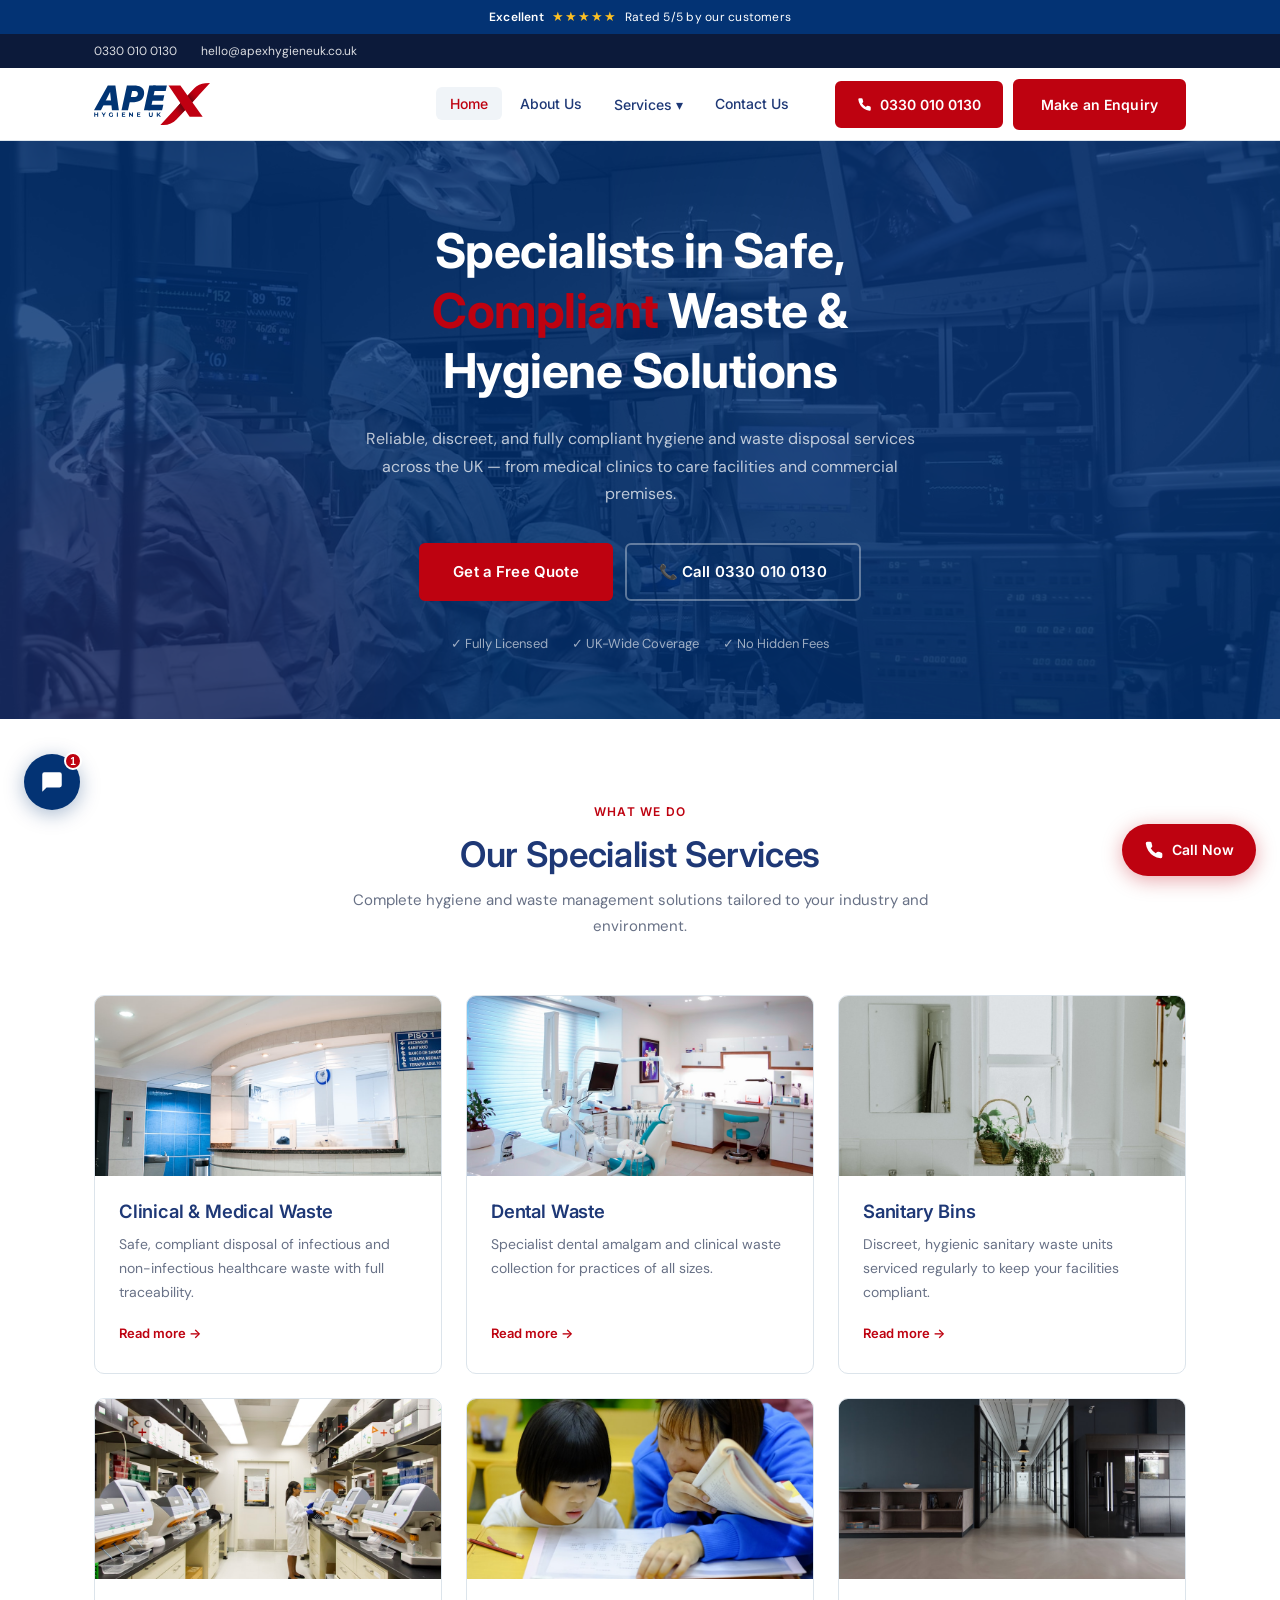
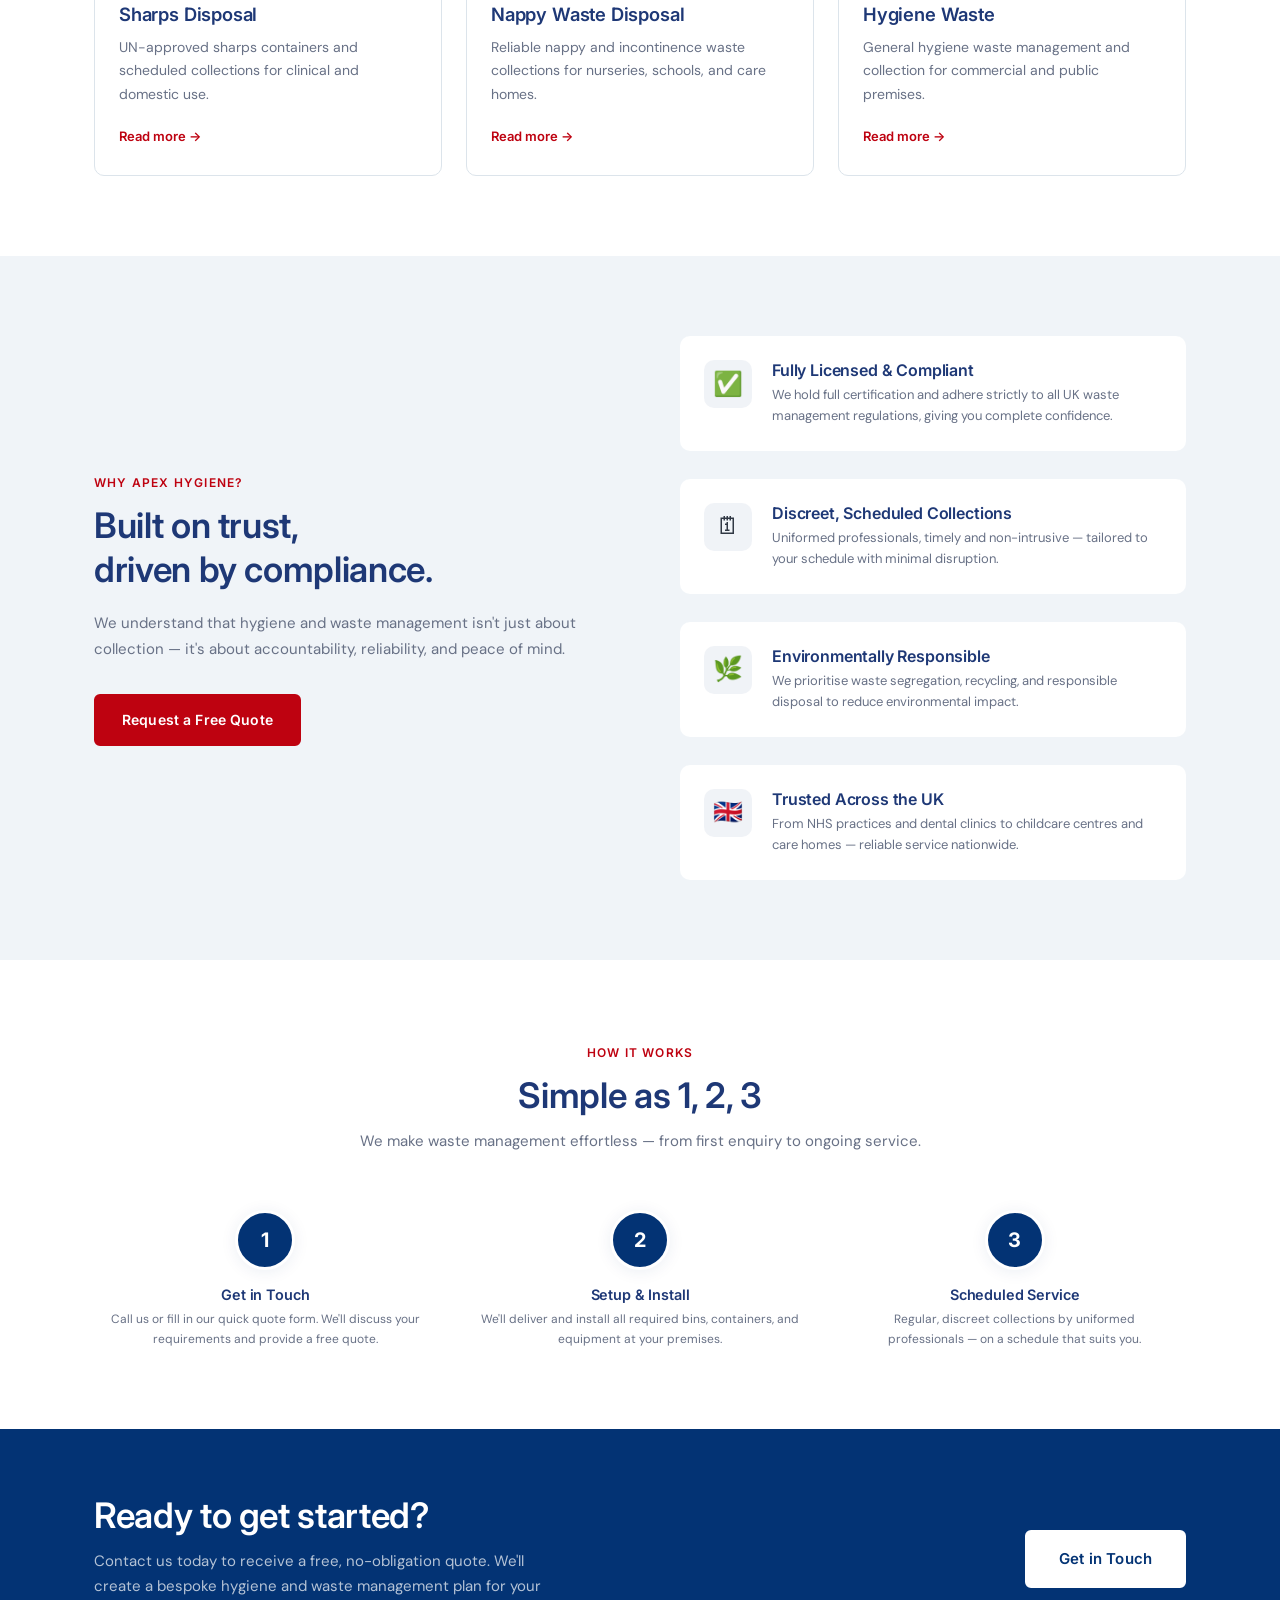
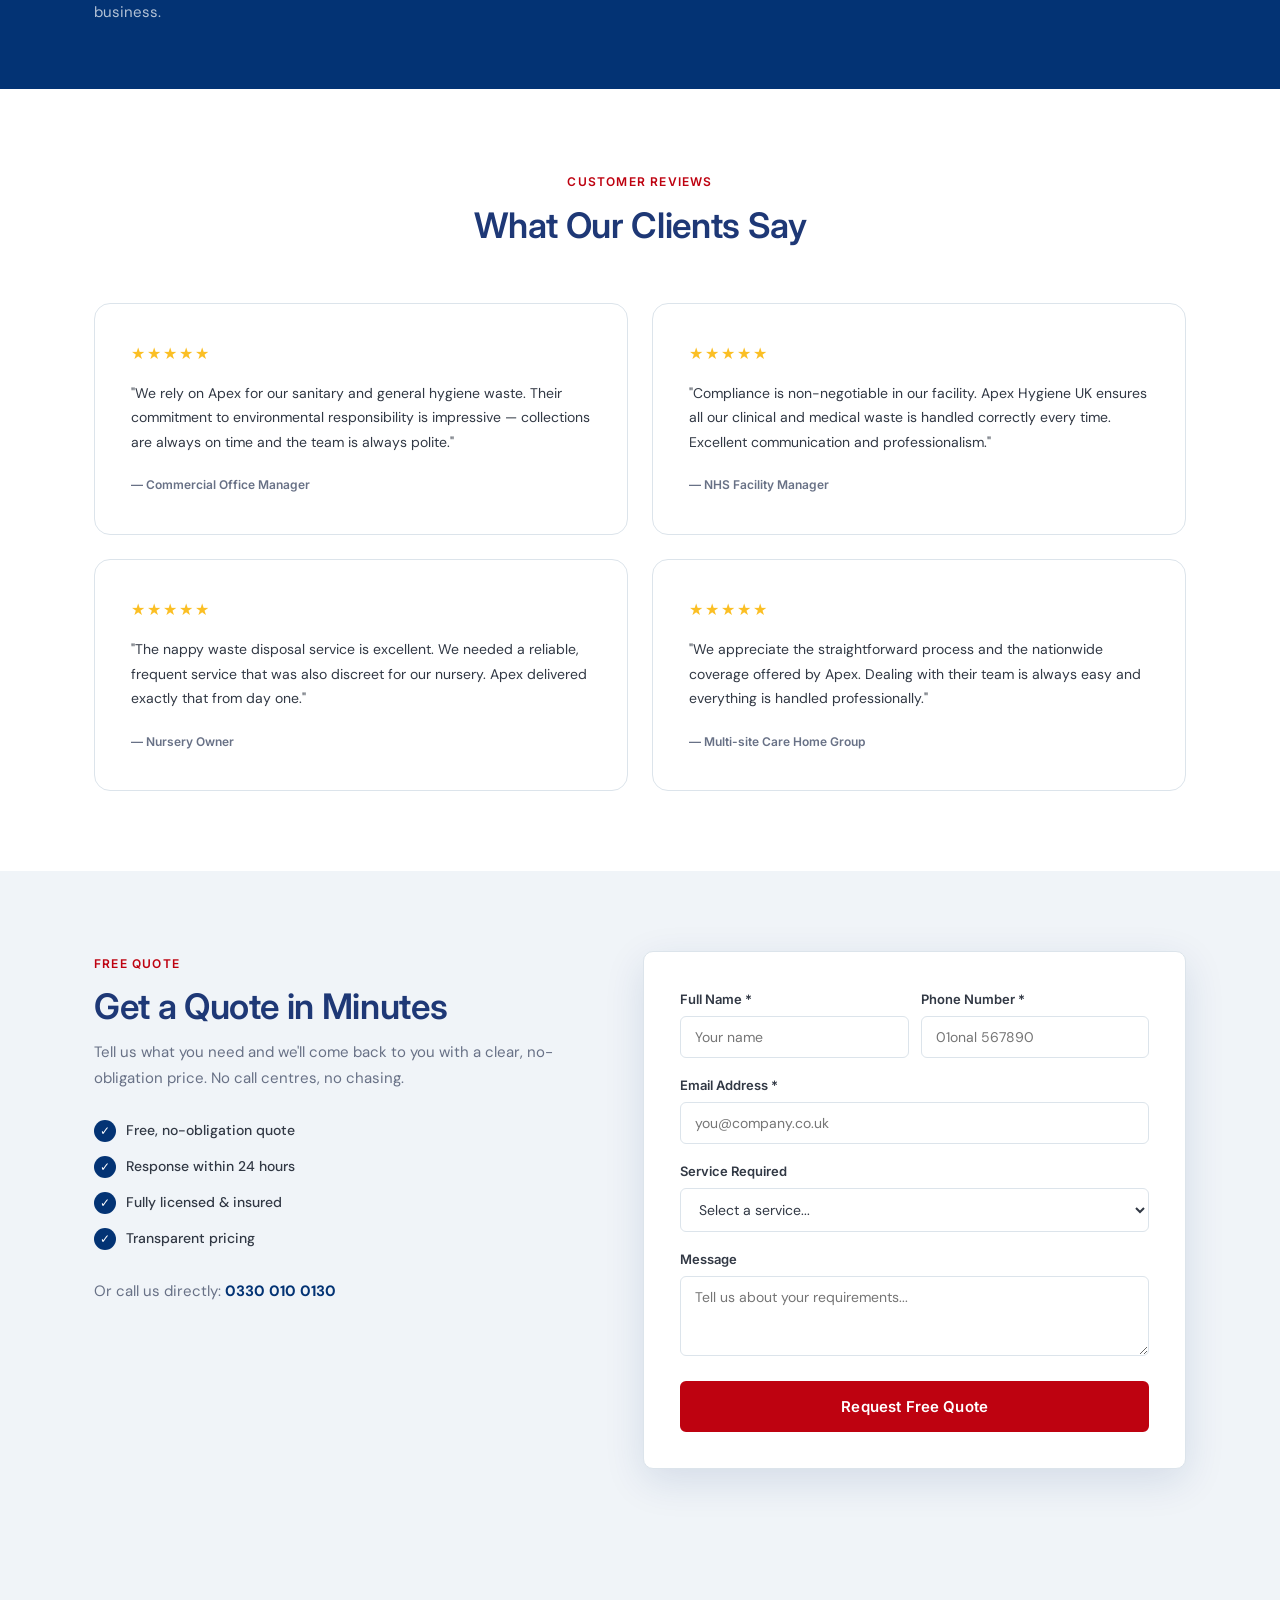
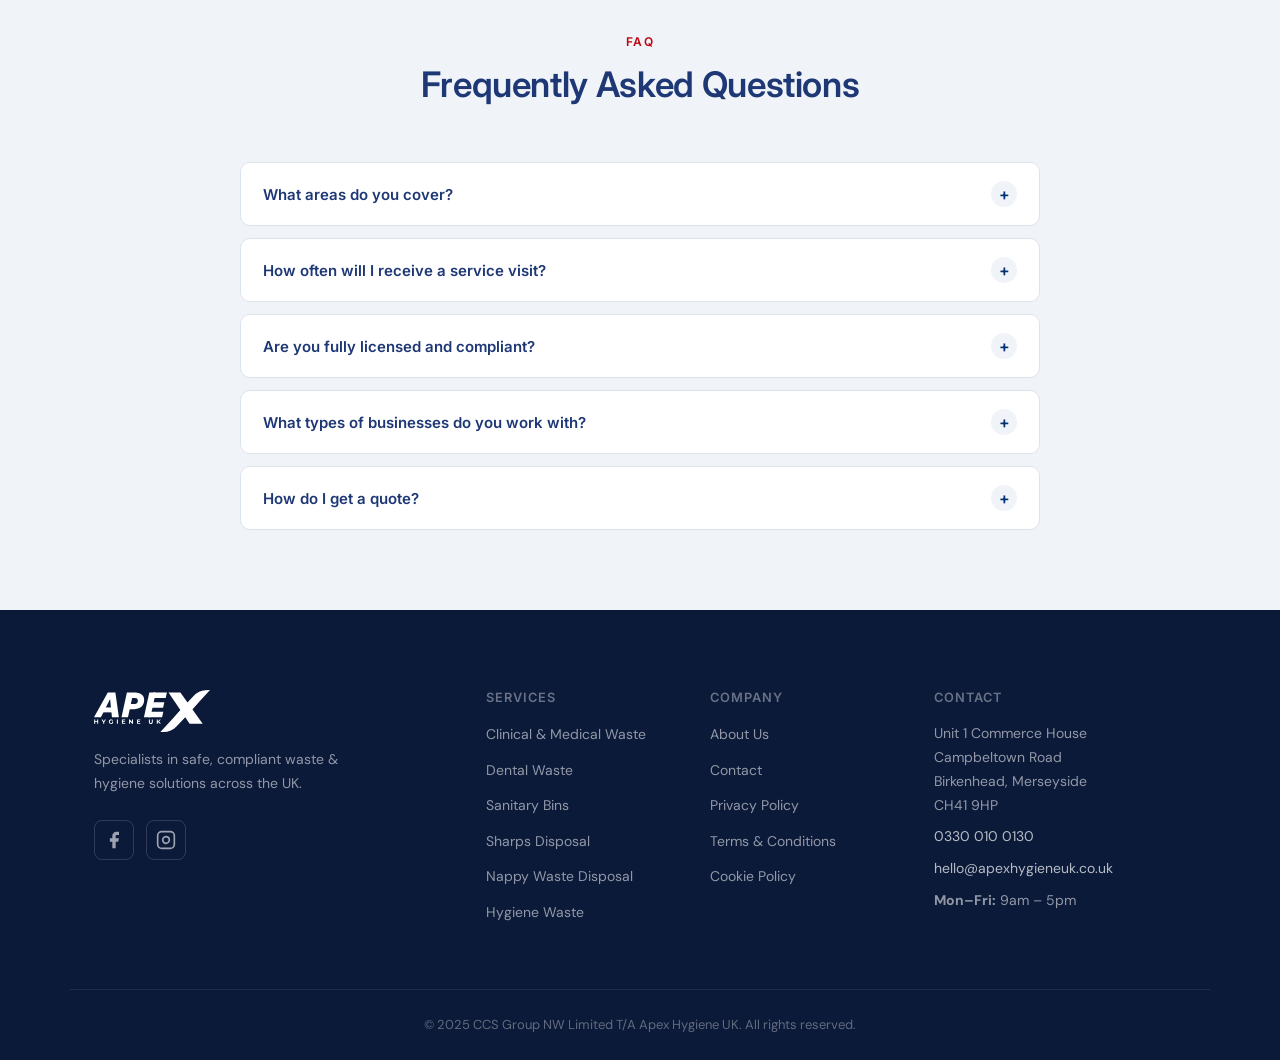
<file: index.html>
<!DOCTYPE html>
<html lang="en">
<head>
  <meta charset="UTF-8" />
  <meta name="viewport" content="width=device-width, initial-scale=1.0" />
  <title>Apex Hygiene UK – Safe, Compliant Waste & Hygiene Solutions</title>
  <meta name="description" content="Reliable, discreet, and fully compliant hygiene and waste disposal services across the UK. Clinical, dental, sharps, sanitary and more." />
  <link rel="preconnect" href="https://fonts.googleapis.com" />
  <link rel="preconnect" href="https://fonts.gstatic.com" crossorigin />
  <link href="https://fonts.googleapis.com/css2?family=Inter:wght@400;500;600;700&family=DM+Sans:opsz,wght@9..40,300;9..40,400;9..40,500&display=swap" rel="stylesheet" />
  <link rel="stylesheet" href="css/style.css" />
</head>
<body>

  <!-- REVIEW BAR -->
  <div class="review-bar">
    <div class="review-bar__inner">
      <strong>Excellent</strong>
      <span class="review-bar__stars">★★★★★</span>
      <span>Rated 5/5 by our customers</span>
    </div>
  </div>

  <!-- TOP BAR -->
  <div class="topbar">
    <div class="container topbar__inner">
      <span class="topbar__right">
        <a href="tel:03300100130">0330 010 0130</a>
        <a href="mailto:hello@apexhygieneuk.co.uk">hello@apexhygieneuk.co.uk</a>
      </span>
    </div>
  </div>

  <!-- HEADER / NAV -->
  <header class="header" id="header">
    <div class="container header__inner">
      <a href="index.html" class="logo">
        <img src="img/apex-logo.svg" alt="Apex Hygiene UK" class="logo__img">
      </a>
      <nav class="nav" id="nav">
        <ul class="nav__list">
          <li><a href="index.html" class="nav__link active">Home</a></li>
          <li><a href="pages/about.html" class="nav__link">About Us</a></li>
          <li class="nav__dropdown">
            <button class="nav__link nav__drop-btn">Services <span>▾</span></button>
            <ul class="dropdown">
              <li><a href="pages/clinical-medical-waste.html">Clinical &amp; Medical Waste</a></li>
              <li><a href="pages/dental-waste.html">Dental Waste</a></li>
              <li><a href="pages/sanitary-bins.html">Sanitary Bins</a></li>
              <li><a href="pages/sharps-disposal.html">Sharps Disposal</a></li>
              <li><a href="pages/nappy-waste.html">Nappy Waste Disposal</a></li>
              <li><a href="pages/hygiene-waste.html">Hygiene Waste</a></li>
            </ul>
          </li>
          <li><a href="pages/contact.html" class="nav__link">Contact Us</a></li>
        </ul>
      </nav>
      <div class="header__ctas">
        <a href="tel:03300100130" class="btn btn--phone"><svg viewBox="0 0 24 24"><path d="M22 16.92v3a2 2 0 01-2.18 2 19.79 19.79 0 01-8.63-3.07 19.5 19.5 0 01-6-6 19.79 19.79 0 01-3.07-8.67A2 2 0 014.11 2h3a2 2 0 012 1.72c.127.96.361 1.903.7 2.81a2 2 0 01-.45 2.11L8.09 9.91a16 16 0 006 6l1.27-1.27a2 2 0 012.11-.45c.907.339 1.85.573 2.81.7A2 2 0 0122 16.92z"/></svg> 0330 010 0130</a>
        <a href="pages/contact.html" class="btn btn--primary">Make an Enquiry</a>
      </div>
      <button class="hamburger" id="hamburger" aria-label="Open menu">
        <span></span><span></span><span></span>
      </button>
    </div>
  </header>

  <!-- HERO -->
  <section class="hero">
    <div class="hero__bg">
      <div class="hero__shape hero__shape--1"></div>
      <div class="hero__shape hero__shape--2"></div>
    </div>
    <div class="container hero__inner">
      <h1 class="hero__title">
        Specialists in Safe,<br />
        <em>Compliant</em> Waste &amp;<br />
        Hygiene Solutions
      </h1>
      <p class="hero__sub">
        Reliable, discreet, and fully compliant hygiene and waste disposal services
        across the UK — from medical clinics to care facilities and commercial premises.
      </p>
      <div class="hero__ctas">
        <a href="#quote-form" class="btn btn--primary btn--lg">Get a Free Quote</a>
        <a href="tel:03300100130" class="btn btn--ghost-light btn--lg">📞 Call 0330 010 0130</a>
      </div>
      <div class="hero__trust">
        <span>✓ Fully Licensed</span>
        <span>✓ UK-Wide Coverage</span>
        <span>✓ No Hidden Fees</span>
      </div>
    </div>
  </section>

  <!-- SERVICES GRID -->
  <section class="section services" id="services">
    <div class="container">
      <div class="section__header">
        <span class="eyebrow">What We Do</span>
        <h2>Our Specialist Services</h2>
        <p>Complete hygiene and waste management solutions tailored to your industry and environment.</p>
      </div>
      <div class="services__grid">
        <a href="pages/clinical-medical-waste.html" class="service-card">
          <div class="service-card__img"><img src="img/clinical-waste.jpg" alt="Clinical and medical waste disposal" loading="lazy"></div>
          <div class="service-card__body">
            <h3>Clinical &amp; Medical Waste</h3>
            <p>Safe, compliant disposal of infectious and non-infectious healthcare waste with full traceability.</p>
            <span class="service-card__link">Read more →</span>
          </div>
        </a>
        <a href="pages/dental-waste.html" class="service-card">
          <div class="service-card__img"><img src="img/dental-office.jpg" alt="Dental waste collection" loading="lazy"></div>
          <div class="service-card__body">
            <h3>Dental Waste</h3>
            <p>Specialist dental amalgam and clinical waste collection for practices of all sizes.</p>
            <span class="service-card__link">Read more →</span>
          </div>
        </a>
        <a href="pages/sanitary-bins.html" class="service-card">
          <div class="service-card__img"><img src="img/washroom.jpg" alt="Sanitary bin services" loading="lazy"></div>
          <div class="service-card__body">
            <h3>Sanitary Bins</h3>
            <p>Discreet, hygienic sanitary waste units serviced regularly to keep your facilities compliant.</p>
            <span class="service-card__link">Read more →</span>
          </div>
        </a>
        <a href="pages/sharps-disposal.html" class="service-card">
          <div class="service-card__img"><img src="img/medical-equipment.jpg" alt="Sharps disposal containers" loading="lazy"></div>
          <div class="service-card__body">
            <h3>Sharps Disposal</h3>
            <p>UN-approved sharps containers and scheduled collections for clinical and domestic use.</p>
            <span class="service-card__link">Read more →</span>
          </div>
        </a>
        <a href="pages/nappy-waste.html" class="service-card">
          <div class="service-card__img"><img src="img/nursery.jpg" alt="Nappy waste disposal" loading="lazy"></div>
          <div class="service-card__body">
            <h3>Nappy Waste Disposal</h3>
            <p>Reliable nappy and incontinence waste collections for nurseries, schools, and care homes.</p>
            <span class="service-card__link">Read more →</span>
          </div>
        </a>
        <a href="pages/hygiene-waste.html" class="service-card">
          <div class="service-card__img"><img src="img/office-building.jpg" alt="Hygiene waste management" loading="lazy"></div>
          <div class="service-card__body">
            <h3>Hygiene Waste</h3>
            <p>General hygiene waste management and collection for commercial and public premises.</p>
            <span class="service-card__link">Read more →</span>
          </div>
        </a>
      </div>
    </div>
  </section>

  <!-- WHY CHOOSE -->
  <section class="section why-us">
    <div class="container why-us__inner">
      <div class="why-us__text">
        <span class="eyebrow">Why Apex Hygiene?</span>
        <h2>Built on trust,<br />driven by compliance.</h2>
        <p>We understand that hygiene and waste management isn't just about collection — it's about accountability, reliability, and peace of mind.</p>
        <a href="pages/contact.html" class="btn btn--primary">Request a Free Quote</a>
      </div>
      <div class="why-us__features">
        <div class="feature">
          <div class="feature__icon">✅</div>
          <div>
            <h4>Fully Licensed &amp; Compliant</h4>
            <p>We hold full certification and adhere strictly to all UK waste management regulations, giving you complete confidence.</p>
          </div>
        </div>
        <div class="feature">
          <div class="feature__icon">🗓</div>
          <div>
            <h4>Discreet, Scheduled Collections</h4>
            <p>Uniformed professionals, timely and non-intrusive — tailored to your schedule with minimal disruption.</p>
          </div>
        </div>
        <div class="feature">
          <div class="feature__icon">🌿</div>
          <div>
            <h4>Environmentally Responsible</h4>
            <p>We prioritise waste segregation, recycling, and responsible disposal to reduce environmental impact.</p>
          </div>
        </div>
        <div class="feature">
          <div class="feature__icon">🇬🇧</div>
          <div>
            <h4>Trusted Across the UK</h4>
            <p>From NHS practices and dental clinics to childcare centres and care homes — reliable service nationwide.</p>
          </div>
        </div>
      </div>
    </div>
  </section>

  <!-- HOW IT WORKS -->
  <section class="section how-it-works">
    <div class="container">
      <div class="section__header">
        <span class="eyebrow">How It Works</span>
        <h2>Simple as 1, 2, 3</h2>
        <p>We make waste management effortless — from first enquiry to ongoing service.</p>
      </div>
      <div class="steps steps--three">
        <div class="step">
          <div class="step__number">1</div>
          <h4>Get in Touch</h4>
          <p>Call us or fill in our quick quote form. We'll discuss your requirements and provide a free quote.</p>
        </div>
        <div class="step">
          <div class="step__number">2</div>
          <h4>Setup &amp; Install</h4>
          <p>We'll deliver and install all required bins, containers, and equipment at your premises.</p>
        </div>
        <div class="step">
          <div class="step__number">3</div>
          <h4>Scheduled Service</h4>
          <p>Regular, discreet collections by uniformed professionals — on a schedule that suits you.</p>
        </div>
      </div>
    </div>
  </section>

  <!-- CTA BANNER -->
  <section class="cta-banner">
    <div class="container cta-banner__inner">
      <div>
        <h2>Ready to get started?</h2>
        <p>Contact us today to receive a free, no-obligation quote. We'll create a bespoke hygiene and waste management plan for your business.</p>
      </div>
      <a href="pages/contact.html" class="btn btn--white btn--lg">Get in Touch</a>
    </div>
  </section>

  <!-- TESTIMONIALS -->
  <section class="section testimonials">
    <div class="container">
      <div class="section__header">
        <span class="eyebrow">Customer Reviews</span>
        <h2>What Our Clients Say</h2>
      </div>
      <div class="testimonials__grid">
        <div class="testimonial">
          <div class="testimonial__stars">★★★★★</div>
          <p>"We rely on Apex for our sanitary and general hygiene waste. Their commitment to environmental responsibility is impressive — collections are always on time and the team is always polite."</p>
          <span class="testimonial__author">— Commercial Office Manager</span>
        </div>
        <div class="testimonial">
          <div class="testimonial__stars">★★★★★</div>
          <p>"Compliance is non-negotiable in our facility. Apex Hygiene UK ensures all our clinical and medical waste is handled correctly every time. Excellent communication and professionalism."</p>
          <span class="testimonial__author">— NHS Facility Manager</span>
        </div>
        <div class="testimonial">
          <div class="testimonial__stars">★★★★★</div>
          <p>"The nappy waste disposal service is excellent. We needed a reliable, frequent service that was also discreet for our nursery. Apex delivered exactly that from day one."</p>
          <span class="testimonial__author">— Nursery Owner</span>
        </div>
        <div class="testimonial">
          <div class="testimonial__stars">★★★★★</div>
          <p>"We appreciate the straightforward process and the nationwide coverage offered by Apex. Dealing with their team is always easy and everything is handled professionally."</p>
          <span class="testimonial__author">— Multi-site Care Home Group</span>
        </div>
      </div>
    </div>
  </section>

  <!-- QUOTE FORM -->
  <section class="section quote-section" id="quote-form">
    <div class="container">
      <div class="quote-section__inner">
        <div class="quote-section__info">
          <span class="eyebrow">Free Quote</span>
          <h2>Get a Quote in Minutes</h2>
          <p>Tell us what you need and we'll come back to you with a clear, no-obligation price. No call centres, no chasing.</p>
          <ul class="quote-benefits">
            <li><span class="quote-benefits__check">✓</span> Free, no-obligation quote</li>
            <li><span class="quote-benefits__check">✓</span> Response within 24 hours</li>
            <li><span class="quote-benefits__check">✓</span> Fully licensed &amp; insured</li>
            <li><span class="quote-benefits__check">✓</span> Transparent pricing</li>
          </ul>
          <p class="quote-section__phone">Or call us directly: <a href="tel:03300100130"><strong>0330 010 0130</strong></a></p>
        </div>
        <form class="quote-form" id="quoteForm">
          <div class="form-row">
            <div class="form-group">
              <label for="qName">Full Name *</label>
              <input type="text" id="qName" placeholder="Your name" required />
            </div>
            <div class="form-group">
              <label for="qPhone">Phone Number *</label>
              <input type="tel" id="qPhone" placeholder="01onal 567890" required />
            </div>
          </div>
          <div class="form-group">
            <label for="qEmail">Email Address *</label>
            <input type="email" id="qEmail" placeholder="you@company.co.uk" required />
          </div>
          <div class="form-group">
            <label for="qService">Service Required</label>
            <select id="qService">
              <option value="">Select a service...</option>
              <option>Clinical &amp; Medical Waste</option>
              <option>Dental Waste</option>
              <option>Sanitary Bins</option>
              <option>Sharps Disposal</option>
              <option>Nappy Waste Disposal</option>
              <option>Hygiene Waste</option>
              <option>Multiple Services</option>
            </select>
          </div>
          <div class="form-group">
            <label for="qMessage">Message</label>
            <textarea id="qMessage" rows="3" placeholder="Tell us about your requirements..."></textarea>
          </div>
          <button type="submit" class="btn btn--primary btn--lg" style="width:100%;justify-content:center;">Request Free Quote</button>
        </form>
      </div>
    </div>
  </section>

  <!-- FAQ -->
  <section class="section faq">
    <div class="container">
      <div class="section__header">
        <span class="eyebrow">FAQ</span>
        <h2>Frequently Asked Questions</h2>
      </div>
      <div class="faq__list">
        <div class="faq__item">
          <button class="faq__question">What areas do you cover? <span class="faq__icon">+</span></button>
          <div class="faq__answer"><div class="faq__answer-inner">We provide nationwide coverage across the UK. Whether you're based in a major city or a rural area, our regional teams can service your premises on a regular, scheduled basis.</div></div>
        </div>
        <div class="faq__item">
          <button class="faq__question">How often will I receive a service visit? <span class="faq__icon">+</span></button>
          <div class="faq__answer"><div class="faq__answer-inner">Service frequency depends on your needs and the type of waste. We offer weekly, fortnightly, four-weekly, and custom schedules. Your account manager will work with you to find the right plan.</div></div>
        </div>
        <div class="faq__item">
          <button class="faq__question">Are you fully licensed and compliant? <span class="faq__icon">+</span></button>
          <div class="faq__answer"><div class="faq__answer-inner">Yes. We hold full waste carrier licences and operate in strict compliance with all UK waste management and environmental regulations. Every collection is documented and fully traceable.</div></div>
        </div>
        <div class="faq__item">
          <button class="faq__question">What types of businesses do you work with? <span class="faq__icon">+</span></button>
          <div class="faq__answer"><div class="faq__answer-inner">We work with healthcare facilities, dental practices, nurseries, schools, care homes, commercial offices, hospitality venues, and public buildings — any business that requires professional hygiene or waste management.</div></div>
        </div>
        <div class="faq__item">
          <button class="faq__question">How do I get a quote? <span class="faq__icon">+</span></button>
          <div class="faq__answer"><div class="faq__answer-inner">Simply call us on 0330 010 0130 or fill in our online contact form. We'll get back to you promptly with a free, no-obligation quote tailored to your requirements.</div></div>
        </div>
      </div>
    </div>
  </section>

  <!-- FOOTER -->
  <footer class="footer">
    <div class="container footer__inner">
      <div class="footer__brand">
        <a href="index.html" class="logo logo--light">
          <img src="img/apex-logo.svg" alt="Apex Hygiene UK" class="logo__img">
        </a>
        <p>Specialists in safe, compliant waste &amp; hygiene solutions across the UK.</p>
        <div class="footer__social">
          <a href="https://facebook.com/" target="_blank" rel="noopener" aria-label="Facebook">
            <svg width="20" height="20" viewBox="0 0 24 24" fill="currentColor"><path d="M18 2h-3a5 5 0 00-5 5v3H7v4h3v8h4v-8h3l1-4h-4V7a1 1 0 011-1h3z"/></svg>
          </a>
          <a href="https://instagram.com/" target="_blank" rel="noopener" aria-label="Instagram">
            <svg width="20" height="20" viewBox="0 0 24 24" fill="none" stroke="currentColor" stroke-width="2"><rect x="2" y="2" width="20" height="20" rx="5" ry="5"/><path d="M16 11.37A4 4 0 1112.63 8 4 4 0 0116 11.37z"/><line x1="17.5" y1="6.5" x2="17.51" y2="6.5"/></svg>
          </a>
        </div>
      </div>
      <div class="footer__col">
        <h5>Services</h5>
        <ul>
          <li><a href="pages/clinical-medical-waste.html">Clinical &amp; Medical Waste</a></li>
          <li><a href="pages/dental-waste.html">Dental Waste</a></li>
          <li><a href="pages/sanitary-bins.html">Sanitary Bins</a></li>
          <li><a href="pages/sharps-disposal.html">Sharps Disposal</a></li>
          <li><a href="pages/nappy-waste.html">Nappy Waste Disposal</a></li>
          <li><a href="pages/hygiene-waste.html">Hygiene Waste</a></li>
        </ul>
      </div>
      <div class="footer__col">
        <h5>Company</h5>
        <ul>
          <li><a href="pages/about.html">About Us</a></li>
          <li><a href="pages/contact.html">Contact</a></li>
          <li><a href="pages/privacy-policy.html">Privacy Policy</a></li>
          <li><a href="pages/terms.html">Terms &amp; Conditions</a></li>
          <li><a href="pages/cookie-policy.html">Cookie Policy</a></li>
        </ul>
      </div>
      <div class="footer__col">
        <h5>Contact</h5>
        <address>
          <p>Unit 1 Commerce House<br />Campbeltown Road<br />Birkenhead, Merseyside<br />CH41 9HP</p>
          <p><a href="tel:03300100130">0330 010 0130</a></p>
          <p><a href="mailto:hello@apexhygieneuk.co.uk">hello@apexhygieneuk.co.uk</a></p>
          <p><strong>Mon–Fri:</strong> 9am – 5pm</p>
        </address>
      </div>
    </div>
    <div class="footer__bottom">
      <div class="container">
        <p>© 2025 CCS Group NW Limited T/A Apex Hygiene UK. All rights reserved.</p>
      </div>
    </div>
  </footer>

  <!-- FLOATING CALL BUTTON -->
  <a href="tel:03300100130" class="floating-call" aria-label="Call us now">
    <svg viewBox="0 0 24 24" fill="currentColor" width="24" height="24"><path d="M22 16.92v3a2 2 0 01-2.18 2 19.79 19.79 0 01-8.63-3.07 19.5 19.5 0 01-6-6 19.79 19.79 0 01-3.07-8.67A2 2 0 014.11 2h3a2 2 0 012 1.72c.127.96.361 1.903.7 2.81a2 2 0 01-.45 2.11L8.09 9.91a16 16 0 006 6l1.27-1.27a2 2 0 012.11-.45c.907.339 1.85.573 2.81.7A2 2 0 0122 16.92z"/></svg>
    <span class="floating-call__text">Call Now</span>
  </a>

  <script src="js/main.js"></script>
  <script src="js/chatbot.js"></script>
</body>
</html>
</file>
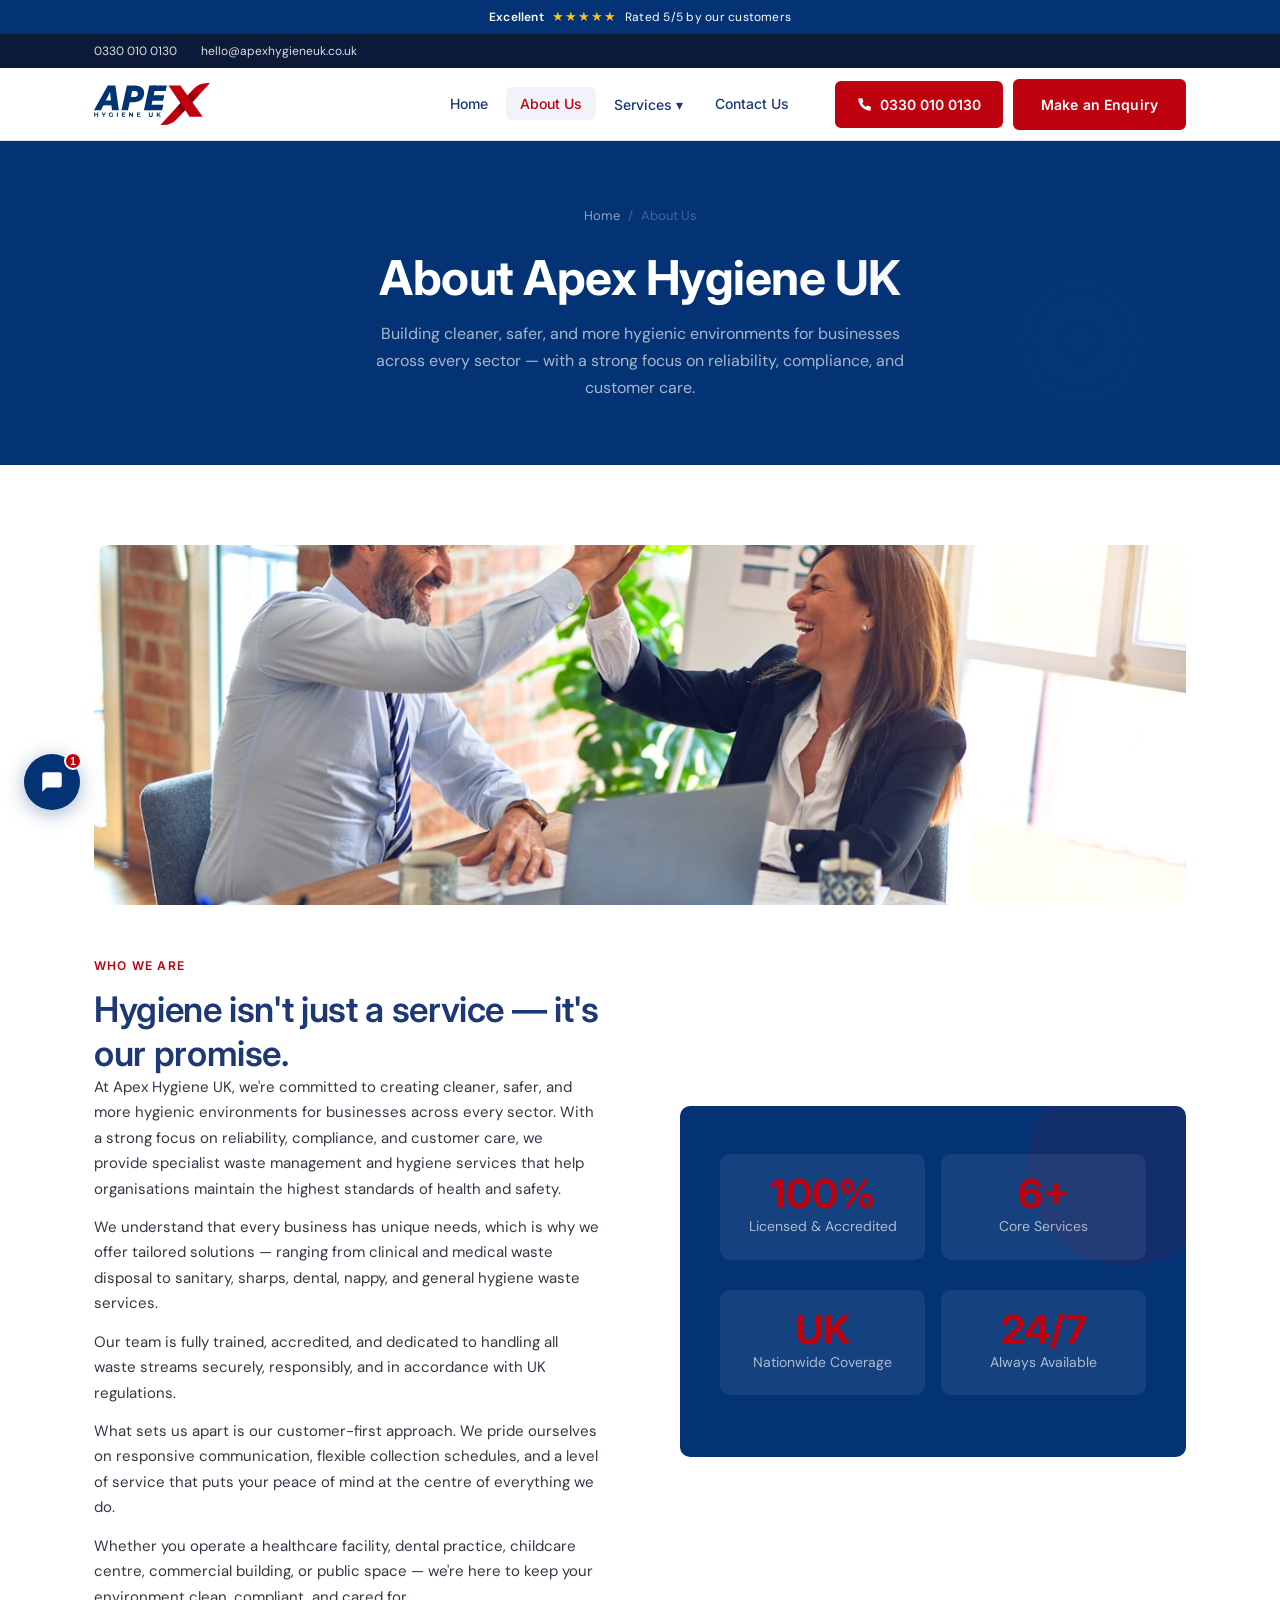
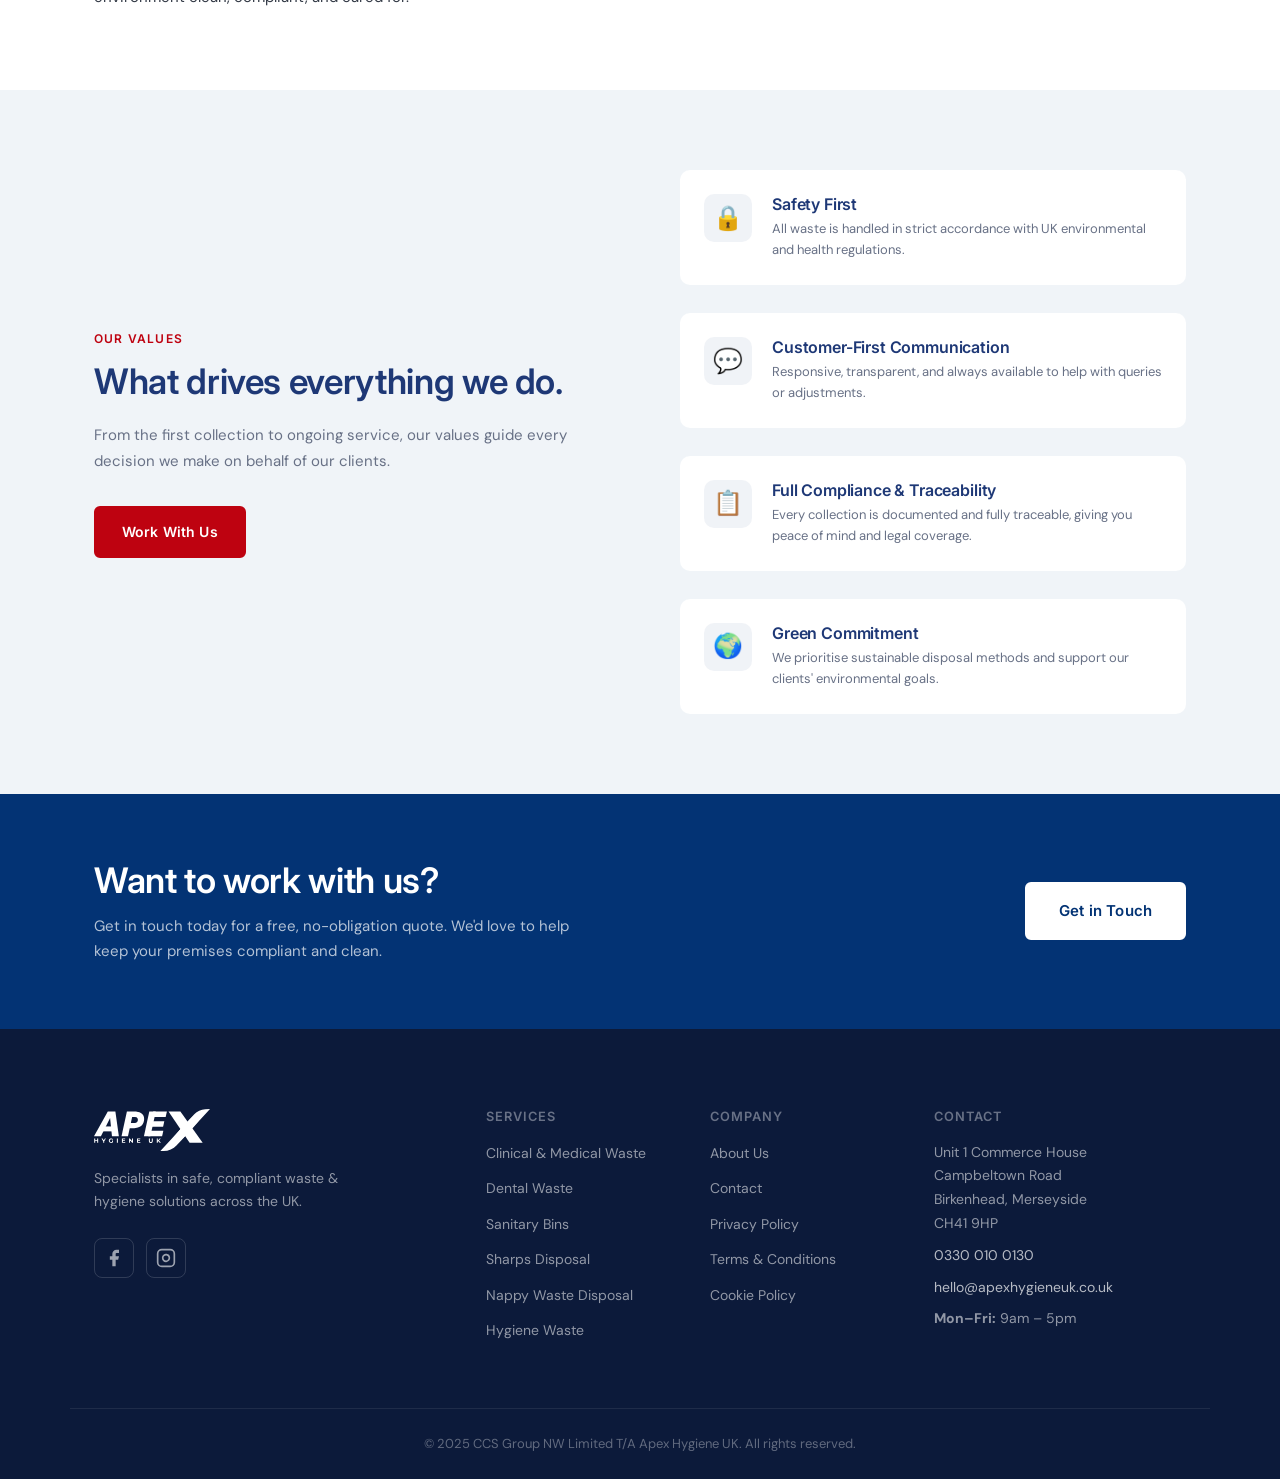
<file: pages/about.html>
<!DOCTYPE html>
<html lang="en">
<head>
  <meta charset="UTF-8" />
  <meta name="viewport" content="width=device-width, initial-scale=1.0" />
  <title>About Us – Apex Hygiene UK</title>
  <meta name="description" content="At Apex Hygiene UK, we're committed to creating cleaner, safer, and more hygienic environments for businesses across every sector." />
  <link rel="preconnect" href="https://fonts.googleapis.com" />
  <link rel="preconnect" href="https://fonts.gstatic.com" crossorigin />
  <link href="https://fonts.googleapis.com/css2?family=Inter:wght@400;500;600;700&family=DM+Sans:opsz,wght@9..40,300;9..40,400;9..40,500&display=swap" rel="stylesheet" />
  <link rel="stylesheet" href="../css/style.css" />
</head>
<body>

  <!-- REVIEW BAR -->
  <div class="review-bar">
    <div class="review-bar__inner">
      <strong>Excellent</strong>
      <span class="review-bar__stars">★★★★★</span>
      <span>Rated 5/5 by our customers</span>
    </div>
  </div>

  <div class="topbar">
    <div class="container topbar__inner">
      <span class="topbar__right">
        <a href="tel:03300100130">0330 010 0130</a>
        <a href="mailto:hello@apexhygieneuk.co.uk">hello@apexhygieneuk.co.uk</a>
      </span>
    </div>
  </div>

  <header class="header" id="header">
    <div class="container header__inner">
      <a href="../index.html" class="logo">
        <img src="../img/apex-logo.svg" alt="Apex Hygiene UK" class="logo__img">
      </a>
      <nav class="nav" id="nav">
        <ul class="nav__list">
          <li><a href="../index.html" class="nav__link">Home</a></li>
          <li><a href="about.html" class="nav__link active">About Us</a></li>
          <li class="nav__dropdown">
            <button class="nav__link nav__drop-btn">Services <span>▾</span></button>
            <ul class="dropdown">
              <li><a href="clinical-medical-waste.html">Clinical &amp; Medical Waste</a></li>
              <li><a href="dental-waste.html">Dental Waste</a></li>
              <li><a href="sanitary-bins.html">Sanitary Bins</a></li>
              <li><a href="sharps-disposal.html">Sharps Disposal</a></li>
              <li><a href="nappy-waste.html">Nappy Waste Disposal</a></li>
              <li><a href="hygiene-waste.html">Hygiene Waste</a></li>
            </ul>
          </li>
          <li><a href="contact.html" class="nav__link">Contact Us</a></li>
        </ul>
      </nav>
      <div class="header__ctas">
        <a href="tel:03300100130" class="btn btn--phone"><svg viewBox="0 0 24 24" width="16" height="16" fill="currentColor"><path d="M22 16.92v3a2 2 0 01-2.18 2 19.79 19.79 0 01-8.63-3.07 19.5 19.5 0 01-6-6 19.79 19.79 0 01-3.07-8.67A2 2 0 014.11 2h3a2 2 0 012 1.72c.127.96.361 1.903.7 2.81a2 2 0 01-.45 2.11L8.09 9.91a16 16 0 006 6l1.27-1.27a2 2 0 012.11-.45c.907.339 1.85.573 2.81.7A2 2 0 0122 16.92z"/></svg> 0330 010 0130</a>
        <a href="contact.html" class="btn btn--primary">Make an Enquiry</a>
      </div>
      <button class="hamburger" id="hamburger" aria-label="Open menu">
        <span></span><span></span><span></span>
      </button>
    </div>
  </header>

  <section class="page-hero">
    <div class="container">
      <div class="breadcrumb">
        <a href="../index.html">Home</a>
        <span>/</span>
        <span>About Us</span>
      </div>
      <h1>About Apex Hygiene UK</h1>
      <p>Building cleaner, safer, and more hygienic environments for businesses across every sector — with a strong focus on reliability, compliance, and customer care.</p>
    </div>
  </section>

  <section class="about-section">
    <div class="container">
      <div class="about-image"><img src="../img/team-working.jpg" alt="Apex Hygiene UK team" loading="lazy"></div>
      <div class="about-grid animate-in">
        <div class="about-text">
          <span class="eyebrow">Who We Are</span>
          <h2>Hygiene isn't just a service — it's our promise.</h2>
          <p>At Apex Hygiene UK, we're committed to creating cleaner, safer, and more hygienic environments for businesses across every sector. With a strong focus on reliability, compliance, and customer care, we provide specialist waste management and hygiene services that help organisations maintain the highest standards of health and safety.</p>
          <p>We understand that every business has unique needs, which is why we offer tailored solutions — ranging from clinical and medical waste disposal to sanitary, sharps, dental, nappy, and general hygiene waste services.</p>
          <p>Our team is fully trained, accredited, and dedicated to handling all waste streams securely, responsibly, and in accordance with UK regulations.</p>
          <p>What sets us apart is our customer-first approach. We pride ourselves on responsive communication, flexible collection schedules, and a level of service that puts your peace of mind at the centre of everything we do.</p>
          <p>Whether you operate a healthcare facility, dental practice, childcare centre, commercial building, or public space — we're here to keep your environment clean, compliant, and cared for.</p>
        </div>
        <div class="about-visual">
          <div class="about-stats-row">
            <div class="about-visual__stat">
              <strong>100%</strong>
              <span>Licensed &amp; Accredited</span>
            </div>
            <div class="about-visual__stat">
              <strong>6+</strong>
              <span>Core Services</span>
            </div>
            <div class="about-visual__stat">
              <strong>UK</strong>
              <span>Nationwide Coverage</span>
            </div>
            <div class="about-visual__stat">
              <strong>24/7</strong>
              <span>Always Available</span>
            </div>
          </div>
        </div>
      </div>
    </div>
  </section>

  <section class="section why-us">
    <div class="container why-us__inner">
      <div class="why-us__text">
        <span class="eyebrow">Our Values</span>
        <h2>What drives everything we do.</h2>
        <p>From the first collection to ongoing service, our values guide every decision we make on behalf of our clients.</p>
        <a href="contact.html" class="btn btn--primary">Work With Us</a>
      </div>
      <div class="why-us__features">
        <div class="feature animate-in">
          <div class="feature__icon">🔒</div>
          <div>
            <h4>Safety First</h4>
            <p>All waste is handled in strict accordance with UK environmental and health regulations.</p>
          </div>
        </div>
        <div class="feature animate-in">
          <div class="feature__icon">💬</div>
          <div>
            <h4>Customer-First Communication</h4>
            <p>Responsive, transparent, and always available to help with queries or adjustments.</p>
          </div>
        </div>
        <div class="feature animate-in">
          <div class="feature__icon">📋</div>
          <div>
            <h4>Full Compliance &amp; Traceability</h4>
            <p>Every collection is documented and fully traceable, giving you peace of mind and legal coverage.</p>
          </div>
        </div>
        <div class="feature animate-in">
          <div class="feature__icon">🌍</div>
          <div>
            <h4>Green Commitment</h4>
            <p>We prioritise sustainable disposal methods and support our clients' environmental goals.</p>
          </div>
        </div>
      </div>
    </div>
  </section>

  <section class="cta-banner">
    <div class="container cta-banner__inner">
      <div>
        <h2>Want to work with us?</h2>
        <p>Get in touch today for a free, no-obligation quote. We'd love to help keep your premises compliant and clean.</p>
      </div>
      <a href="contact.html" class="btn btn--white btn--lg">Get in Touch</a>
    </div>
  </section>

  <footer class="footer">
    <div class="container footer__inner">
      <div class="footer__brand">
        <a href="../index.html" class="logo logo--light">
          <img src="../img/apex-logo.svg" alt="Apex Hygiene UK" class="logo__img">
        </a>
        <p>Specialists in safe, compliant waste &amp; hygiene solutions across the UK.</p>
        <div class="footer__social">
          <a href="https://facebook.com/" target="_blank" rel="noopener" aria-label="Facebook">
            <svg width="20" height="20" viewBox="0 0 24 24" fill="currentColor"><path d="M18 2h-3a5 5 0 00-5 5v3H7v4h3v8h4v-8h3l1-4h-4V7a1 1 0 011-1h3z"/></svg>
          </a>
          <a href="https://instagram.com/" target="_blank" rel="noopener" aria-label="Instagram">
            <svg width="20" height="20" viewBox="0 0 24 24" fill="none" stroke="currentColor" stroke-width="2"><rect x="2" y="2" width="20" height="20" rx="5" ry="5"/><path d="M16 11.37A4 4 0 1112.63 8 4 4 0 0116 11.37z"/><line x1="17.5" y1="6.5" x2="17.51" y2="6.5"/></svg>
          </a>
        </div>
      </div>
      <div class="footer__col">
        <h5>Services</h5>
        <ul>
          <li><a href="clinical-medical-waste.html">Clinical &amp; Medical Waste</a></li>
          <li><a href="dental-waste.html">Dental Waste</a></li>
          <li><a href="sanitary-bins.html">Sanitary Bins</a></li>
          <li><a href="sharps-disposal.html">Sharps Disposal</a></li>
          <li><a href="nappy-waste.html">Nappy Waste Disposal</a></li>
          <li><a href="hygiene-waste.html">Hygiene Waste</a></li>
        </ul>
      </div>
      <div class="footer__col">
        <h5>Company</h5>
        <ul>
          <li><a href="about.html">About Us</a></li>
          <li><a href="contact.html">Contact</a></li>
          <li><a href="privacy-policy.html">Privacy Policy</a></li>
          <li><a href="terms.html">Terms &amp; Conditions</a></li>
          <li><a href="cookie-policy.html">Cookie Policy</a></li>
        </ul>
      </div>
      <div class="footer__col">
        <h5>Contact</h5>
        <address>
          <p>Unit 1 Commerce House<br />Campbeltown Road<br />Birkenhead, Merseyside<br />CH41 9HP</p>
          <p><a href="tel:03300100130">0330 010 0130</a></p>
          <p><a href="mailto:hello@apexhygieneuk.co.uk">hello@apexhygieneuk.co.uk</a></p>
          <p><strong>Mon–Fri:</strong> 9am – 5pm</p>
        </address>
      </div>
    </div>
    <div class="footer__bottom">
      <div class="container">
        <p>© 2025 CCS Group NW Limited T/A Apex Hygiene UK. All rights reserved.</p>
      </div>
    </div>
  </footer>

  <script src="../js/main.js"></script>
  <script src="../js/chatbot.js"></script>
</body>
</html>
</file>
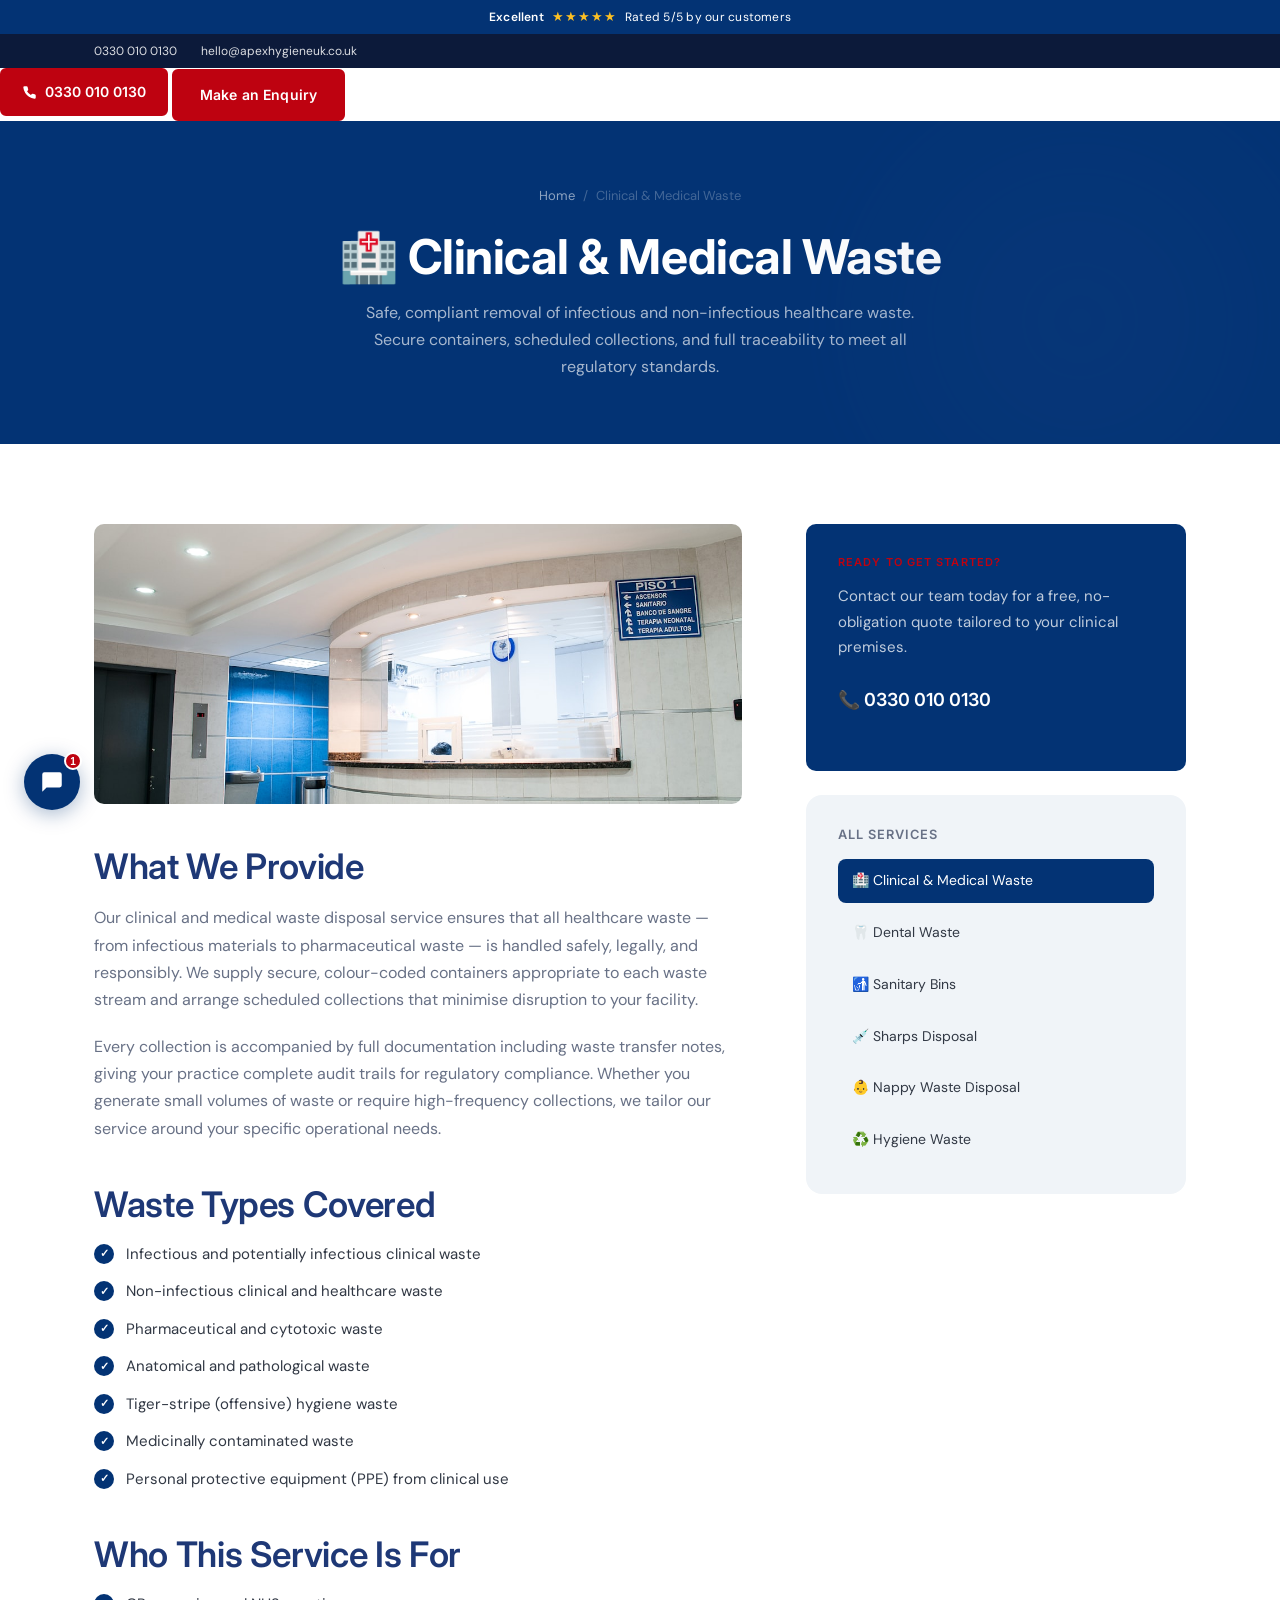
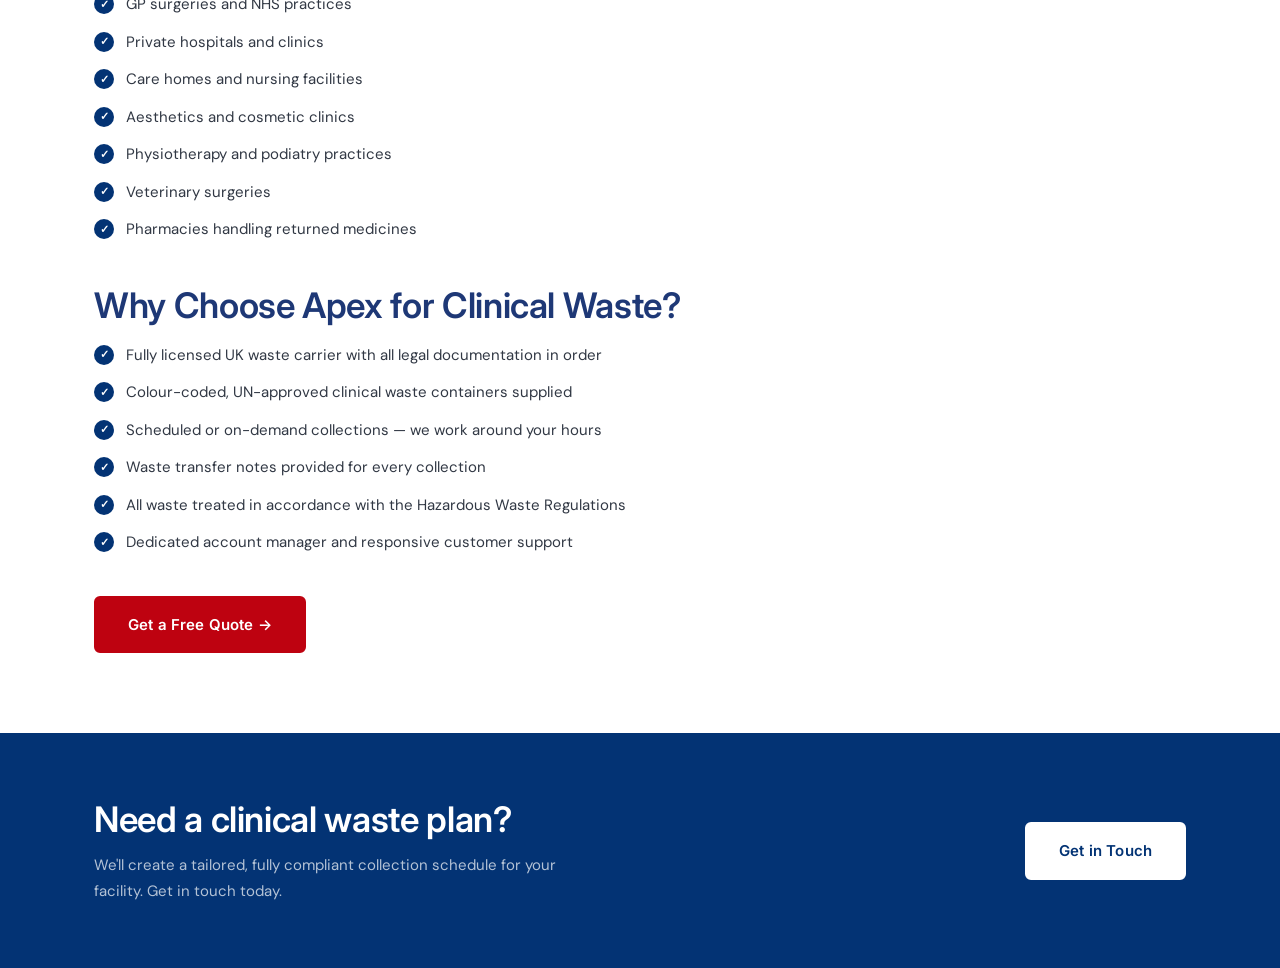
<file: pages/clinical-medical-waste.html>
<!DOCTYPE html>
<html lang="en">
<head>
  <meta charset="UTF-8" /><meta name="viewport" content="width=device-width, initial-scale=1.0" />
  <title>Clinical &amp; Medical Waste – Apex Hygiene UK</title>
  <meta name="description" content="Safe, compliant disposal of infectious and non-infectious healthcare waste with full traceability and scheduled collections." />
  <link rel="preconnect" href="https://fonts.googleapis.com" />
  <link rel="preconnect" href="https://fonts.gstatic.com" crossorigin />
  <link href="https://fonts.googleapis.com/css2?family=Inter:wght@400;500;600;700&family=DM+Sans:opsz,wght@9..40,300;9..40,400;9..40,500&display=swap" rel="stylesheet" />
  <link rel="stylesheet" href="../css/style.css" />
</head>
<body>

  <!-- REVIEW BAR -->
  <div class="review-bar">
    <div class="review-bar__inner">
      <strong>Excellent</strong>
      <span class="review-bar__stars">★★★★★</span>
      <span>Rated 5/5 by our customers</span>
    </div>
  </div>
  <div class="topbar"><div class="container topbar__inner"><span class="topbar__right"><a href="tel:03300100130">0330 010 0130</a><a href="mailto:hello@apexhygieneuk.co.uk">hello@apexhygieneuk.co.uk</a></span></div></div>
        <a href="tel:03300100130" class="btn btn--phone"><svg viewBox="0 0 24 24" width="16" height="16" fill="currentColor"><path d="M22 16.92v3a2 2 0 01-2.18 2 19.79 19.79 0 01-8.63-3.07 19.5 19.5 0 01-6-6 19.79 19.79 0 01-3.07-8.67A2 2 0 014.11 2h3a2 2 0 012 1.72c.127.96.361 1.903.7 2.81a2 2 0 01-.45 2.11L8.09 9.91a16 16 0 006 6l1.27-1.27a2 2 0 012.11-.45c.907.339 1.85.573 2.81.7A2 2 0 0122 16.92z"/></svg> 0330 010 0130</a>
        <a href="contact.html" class="btn btn--primary">Make an Enquiry</a>
      </div><button class="hamburger" id="hamburger" aria-label="Open menu"><span></span><span></span><span></span></button></div></header>

  <section class="page-hero"><div class="container"><div class="breadcrumb"><a href="../index.html">Home</a><span>/</span><span>Clinical &amp; Medical Waste</span></div><h1>🏥 Clinical &amp; Medical Waste</h1><p>Safe, compliant removal of infectious and non-infectious healthcare waste. Secure containers, scheduled collections, and full traceability to meet all regulatory standards.</p></div></section>

  <section class="service-page"><div class="container"><div class="service-page__inner">
    <div class="service-content animate-in">
      <div class="service-content__img"><img src="../img/clinical-waste.jpg" alt="Clinical waste disposal service" loading="lazy"></div>
      <h2>What We Provide</h2>
      <p>Our clinical and medical waste disposal service ensures that all healthcare waste — from infectious materials to pharmaceutical waste — is handled safely, legally, and responsibly. We supply secure, colour-coded containers appropriate to each waste stream and arrange scheduled collections that minimise disruption to your facility.</p>
      <p>Every collection is accompanied by full documentation including waste transfer notes, giving your practice complete audit trails for regulatory compliance. Whether you generate small volumes of waste or require high-frequency collections, we tailor our service around your specific operational needs.</p>
      <h2>Waste Types Covered</h2>
      <ul>
        <li>Infectious and potentially infectious clinical waste</li>
        <li>Non-infectious clinical and healthcare waste</li>
        <li>Pharmaceutical and cytotoxic waste</li>
        <li>Anatomical and pathological waste</li>
        <li>Tiger-stripe (offensive) hygiene waste</li>
        <li>Medicinally contaminated waste</li>
        <li>Personal protective equipment (PPE) from clinical use</li>
      </ul>
      <h2>Who This Service Is For</h2>
      <ul>
        <li>GP surgeries and NHS practices</li>
        <li>Private hospitals and clinics</li>
        <li>Care homes and nursing facilities</li>
        <li>Aesthetics and cosmetic clinics</li>
        <li>Physiotherapy and podiatry practices</li>
        <li>Veterinary surgeries</li>
        <li>Pharmacies handling returned medicines</li>
      </ul>
      <h2>Why Choose Apex for Clinical Waste?</h2>
      <ul>
        <li>Fully licensed UK waste carrier with all legal documentation in order</li>
        <li>Colour-coded, UN-approved clinical waste containers supplied</li>
        <li>Scheduled or on-demand collections — we work around your hours</li>
        <li>Waste transfer notes provided for every collection</li>
        <li>All waste treated in accordance with the Hazardous Waste Regulations</li>
        <li>Dedicated account manager and responsive customer support</li>
      </ul>
      <div style="margin-top:40px;"><a href="contact.html" class="btn btn--primary btn--lg">Get a Free Quote →</a></div>
    </div>
    <aside class="service-sidebar">
      <div class="sidebar-card"><h4>Ready to get started?</h4><p>Contact our team today for a free, no-obligation quote tailored to your clinical premises.</p><p class="sidebar-card__phone"><a href="tel:03300100130">📞 0330 010 0130</a></p></div>
      <div class="sidebar-links"><h5>All Services</h5><ul><li><a href="clinical-medical-waste.html" class="active">🏥 Clinical &amp; Medical Waste</a></li><li><a href="dental-waste.html">🦷 Dental Waste</a></li><li><a href="sanitary-bins.html">🚮 Sanitary Bins</a></li><li><a href="sharps-disposal.html">💉 Sharps Disposal</a></li><li><a href="nappy-waste.html">👶 Nappy Waste Disposal</a></li><li><a href="hygiene-waste.html">♻️ Hygiene Waste</a></li></ul></div>
    </aside>
  </div></div></section>

  <section class="cta-banner"><div class="container cta-banner__inner"><div><h2>Need a clinical waste plan?</h2><p>We'll create a tailored, fully compliant collection schedule for your facility. Get in touch today.</p></div><a href="contact.html" class="btn btn--white btn--lg">Get in Touch</a></div></section>

  <script src="../js/main.js"></script>
  <script src="../js/chatbot.js"></script>
</body></html>
</file>
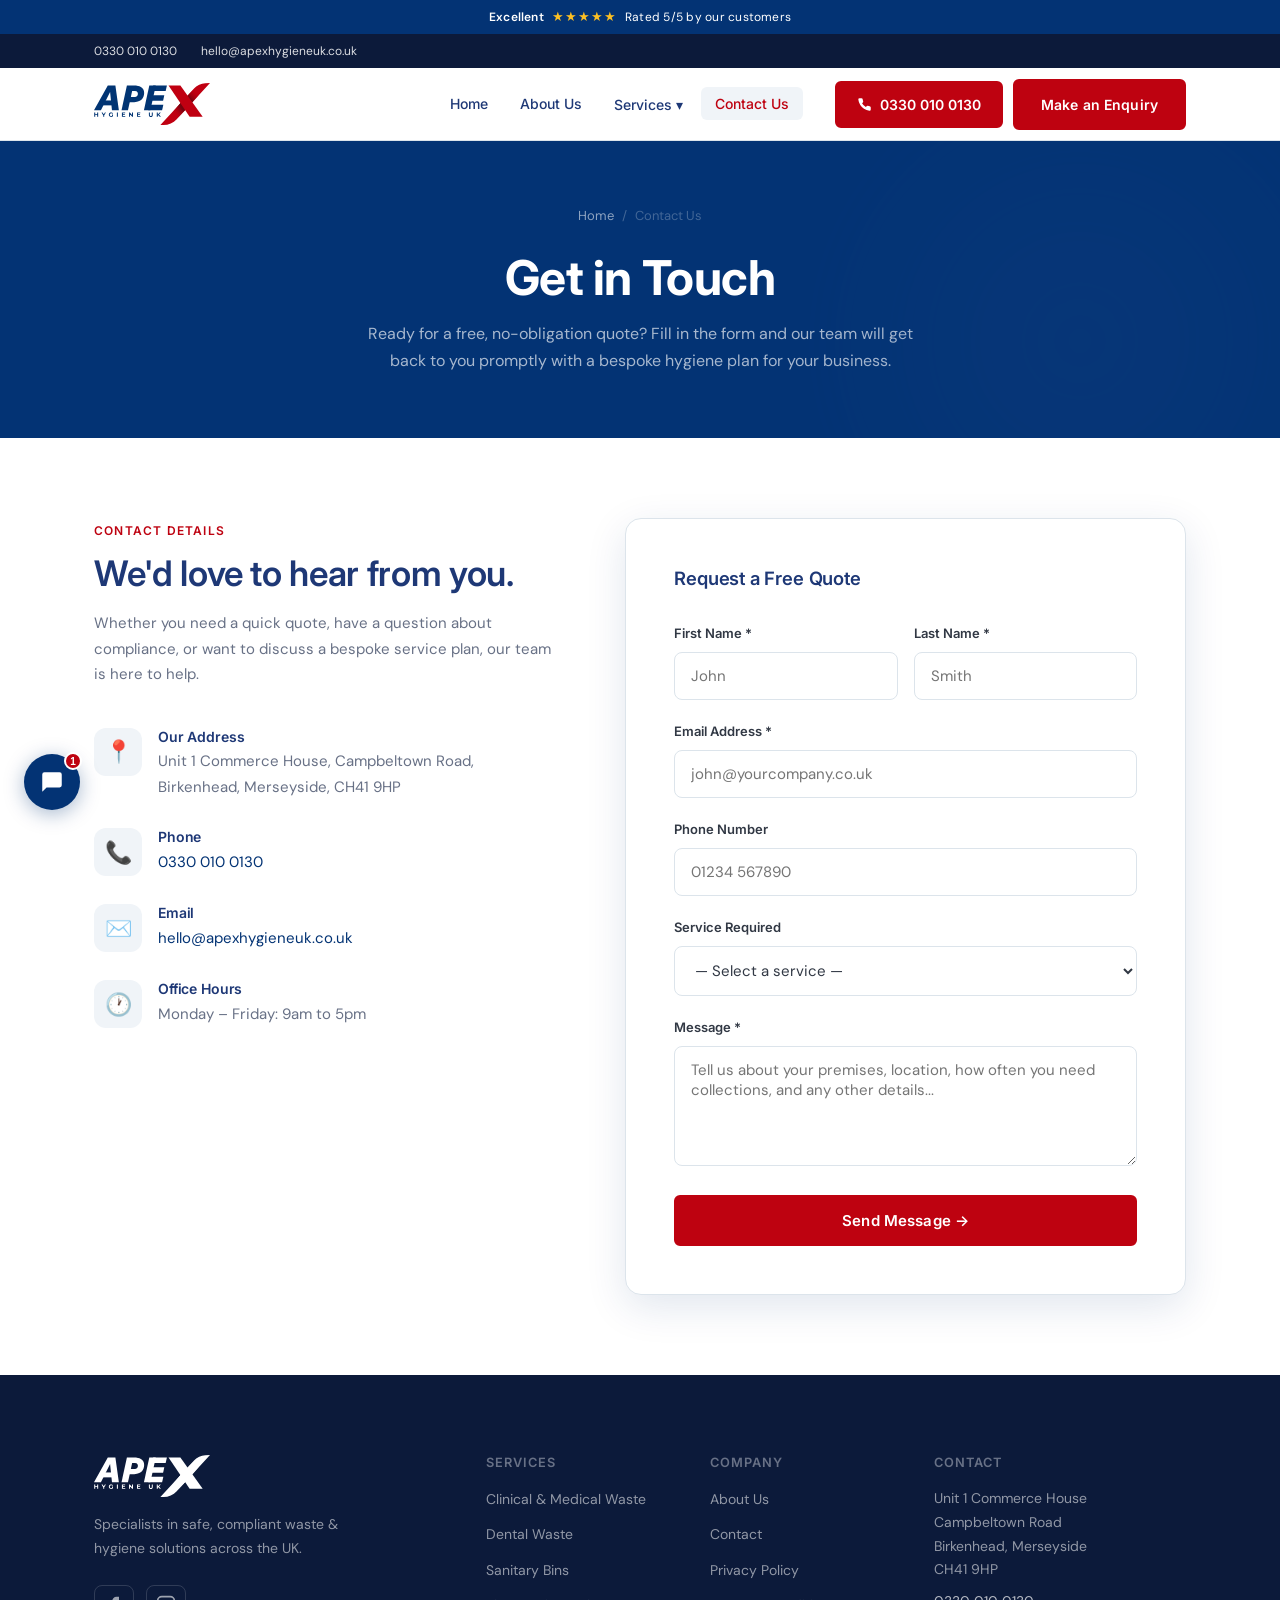
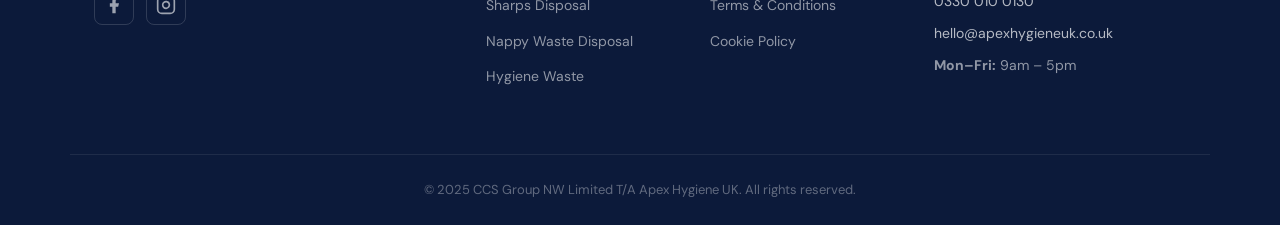
<file: pages/contact.html>
<!DOCTYPE html>
<html lang="en">
<head>
  <meta charset="UTF-8" />
  <meta name="viewport" content="width=device-width, initial-scale=1.0" />
  <title>Contact Us – Apex Hygiene UK</title>
  <meta name="description" content="Get in touch with Apex Hygiene UK for a free, no-obligation quote on hygiene and waste management services." />
  <link rel="preconnect" href="https://fonts.googleapis.com" />
  <link rel="preconnect" href="https://fonts.gstatic.com" crossorigin />
  <link href="https://fonts.googleapis.com/css2?family=Inter:wght@400;500;600;700&family=DM+Sans:opsz,wght@9..40,300;9..40,400;9..40,500&display=swap" rel="stylesheet" />
  <link rel="stylesheet" href="../css/style.css" />
</head>
<body>

  <!-- REVIEW BAR -->
  <div class="review-bar">
    <div class="review-bar__inner">
      <strong>Excellent</strong>
      <span class="review-bar__stars">★★★★★</span>
      <span>Rated 5/5 by our customers</span>
    </div>
  </div>

  <div class="topbar">
    <div class="container topbar__inner">
      <span class="topbar__right">
        <a href="tel:03300100130">0330 010 0130</a>
        <a href="mailto:hello@apexhygieneuk.co.uk">hello@apexhygieneuk.co.uk</a>
      </span>
    </div>
  </div>

  <header class="header" id="header">
    <div class="container header__inner">
      <a href="../index.html" class="logo">
        <img src="../img/apex-logo.svg" alt="Apex Hygiene UK" class="logo__img">
      </a>
      <nav class="nav" id="nav">
        <ul class="nav__list">
          <li><a href="../index.html" class="nav__link">Home</a></li>
          <li><a href="about.html" class="nav__link">About Us</a></li>
          <li class="nav__dropdown">
            <button class="nav__link nav__drop-btn">Services <span>▾</span></button>
            <ul class="dropdown">
              <li><a href="clinical-medical-waste.html">Clinical &amp; Medical Waste</a></li>
              <li><a href="dental-waste.html">Dental Waste</a></li>
              <li><a href="sanitary-bins.html">Sanitary Bins</a></li>
              <li><a href="sharps-disposal.html">Sharps Disposal</a></li>
              <li><a href="nappy-waste.html">Nappy Waste Disposal</a></li>
              <li><a href="hygiene-waste.html">Hygiene Waste</a></li>
            </ul>
          </li>
          <li><a href="contact.html" class="nav__link active">Contact Us</a></li>
        </ul>
      </nav>
      <div class="header__ctas">
        <a href="tel:03300100130" class="btn btn--phone"><svg viewBox="0 0 24 24" width="16" height="16" fill="currentColor"><path d="M22 16.92v3a2 2 0 01-2.18 2 19.79 19.79 0 01-8.63-3.07 19.5 19.5 0 01-6-6 19.79 19.79 0 01-3.07-8.67A2 2 0 014.11 2h3a2 2 0 012 1.72c.127.96.361 1.903.7 2.81a2 2 0 01-.45 2.11L8.09 9.91a16 16 0 006 6l1.27-1.27a2 2 0 012.11-.45c.907.339 1.85.573 2.81.7A2 2 0 0122 16.92z"/></svg> 0330 010 0130</a>
        <a href="contact.html" class="btn btn--primary">Make an Enquiry</a>
      </div>
      <button class="hamburger" id="hamburger" aria-label="Open menu">
        <span></span><span></span><span></span>
      </button>
    </div>
  </header>

  <section class="page-hero">
    <div class="container">
      <div class="breadcrumb">
        <a href="../index.html">Home</a>
        <span>/</span>
        <span>Contact Us</span>
      </div>
      <h1>Get in Touch</h1>
      <p>Ready for a free, no-obligation quote? Fill in the form and our team will get back to you promptly with a bespoke hygiene plan for your business.</p>
    </div>
  </section>

  <section class="contact-page">
    <div class="container">
      <div class="contact-page__inner">
        <div class="contact-info">
          <span class="eyebrow">Contact Details</span>
          <h2>We'd love to hear from you.</h2>
          <p>Whether you need a quick quote, have a question about compliance, or want to discuss a bespoke service plan, our team is here to help.</p>

          <div class="contact-detail animate-in">
            <div class="contact-detail__icon">📍</div>
            <div>
              <h4>Our Address</h4>
              <p>Unit 1 Commerce House, Campbeltown Road,<br />Birkenhead, Merseyside, CH41 9HP</p>
            </div>
          </div>
          <div class="contact-detail animate-in">
            <div class="contact-detail__icon">📞</div>
            <div>
              <h4>Phone</h4>
              <p><a href="tel:03300100130">0330 010 0130</a></p>
            </div>
          </div>
          <div class="contact-detail animate-in">
            <div class="contact-detail__icon">✉️</div>
            <div>
              <h4>Email</h4>
              <p><a href="mailto:hello@apexhygieneuk.co.uk">hello@apexhygieneuk.co.uk</a></p>
            </div>
          </div>
          <div class="contact-detail animate-in">
            <div class="contact-detail__icon">🕐</div>
            <div>
              <h4>Office Hours</h4>
              <p>Monday – Friday: 9am to 5pm</p>
            </div>
          </div>
        </div>

        <div class="contact-form animate-in">
          <h3>Request a Free Quote</h3>
          <form id="contactForm" novalidate>
            <div class="form-row">
              <div class="form-group">
                <label for="firstName">First Name *</label>
                <input type="text" id="firstName" name="firstName" placeholder="John" required />
              </div>
              <div class="form-group">
                <label for="lastName">Last Name *</label>
                <input type="text" id="lastName" name="lastName" placeholder="Smith" required />
              </div>
            </div>
            <div class="form-group">
              <label for="email">Email Address *</label>
              <input type="email" id="email" name="email" placeholder="john@yourcompany.co.uk" required />
            </div>
            <div class="form-group">
              <label for="phone">Phone Number</label>
              <input type="tel" id="phone" name="phone" placeholder="01234 567890" />
            </div>
            <div class="form-group">
              <label for="service">Service Required</label>
              <select id="service" name="service">
                <option value="">— Select a service —</option>
                <option>Clinical &amp; Medical Waste</option>
                <option>Dental Waste</option>
                <option>Sanitary Bins</option>
                <option>Sharps Disposal</option>
                <option>Nappy Waste Disposal</option>
                <option>Hygiene Waste</option>
                <option>Multiple Services</option>
                <option>Not sure / General Enquiry</option>
              </select>
            </div>
            <div class="form-group">
              <label for="message">Message *</label>
              <textarea id="message" name="message" placeholder="Tell us about your premises, location, how often you need collections, and any other details..." required></textarea>
            </div>
            <button type="submit" class="btn btn--primary btn--lg" style="width:100%; justify-content:center;">
              Send Message →
            </button>
          </form>
        </div>
      </div>
    </div>
  </section>

  <footer class="footer">
    <div class="container footer__inner">
      <div class="footer__brand">
        <a href="../index.html" class="logo logo--light">
          <img src="../img/apex-logo.svg" alt="Apex Hygiene UK" class="logo__img">
        </a>
        <p>Specialists in safe, compliant waste &amp; hygiene solutions across the UK.</p>
        <div class="footer__social">
          <a href="https://facebook.com/" target="_blank" rel="noopener" aria-label="Facebook">
            <svg width="20" height="20" viewBox="0 0 24 24" fill="currentColor"><path d="M18 2h-3a5 5 0 00-5 5v3H7v4h3v8h4v-8h3l1-4h-4V7a1 1 0 011-1h3z"/></svg>
          </a>
          <a href="https://instagram.com/" target="_blank" rel="noopener" aria-label="Instagram">
            <svg width="20" height="20" viewBox="0 0 24 24" fill="none" stroke="currentColor" stroke-width="2"><rect x="2" y="2" width="20" height="20" rx="5" ry="5"/><path d="M16 11.37A4 4 0 1112.63 8 4 4 0 0116 11.37z"/><line x1="17.5" y1="6.5" x2="17.51" y2="6.5"/></svg>
          </a>
        </div>
      </div>
      <div class="footer__col">
        <h5>Services</h5>
        <ul>
          <li><a href="clinical-medical-waste.html">Clinical &amp; Medical Waste</a></li>
          <li><a href="dental-waste.html">Dental Waste</a></li>
          <li><a href="sanitary-bins.html">Sanitary Bins</a></li>
          <li><a href="sharps-disposal.html">Sharps Disposal</a></li>
          <li><a href="nappy-waste.html">Nappy Waste Disposal</a></li>
          <li><a href="hygiene-waste.html">Hygiene Waste</a></li>
        </ul>
      </div>
      <div class="footer__col">
        <h5>Company</h5>
        <ul>
          <li><a href="about.html">About Us</a></li>
          <li><a href="contact.html">Contact</a></li>
          <li><a href="privacy-policy.html">Privacy Policy</a></li>
          <li><a href="terms.html">Terms &amp; Conditions</a></li>
          <li><a href="cookie-policy.html">Cookie Policy</a></li>
        </ul>
      </div>
      <div class="footer__col">
        <h5>Contact</h5>
        <address>
          <p>Unit 1 Commerce House<br />Campbeltown Road<br />Birkenhead, Merseyside<br />CH41 9HP</p>
          <p><a href="tel:03300100130">0330 010 0130</a></p>
          <p><a href="mailto:hello@apexhygieneuk.co.uk">hello@apexhygieneuk.co.uk</a></p>
          <p><strong>Mon–Fri:</strong> 9am – 5pm</p>
        </address>
      </div>
    </div>
    <div class="footer__bottom">
      <div class="container">
        <p>© 2025 CCS Group NW Limited T/A Apex Hygiene UK. All rights reserved.</p>
      </div>
    </div>
  </footer>

  <script src="../js/main.js"></script>
  <script src="../js/chatbot.js"></script>
</body>
</html>
</file>
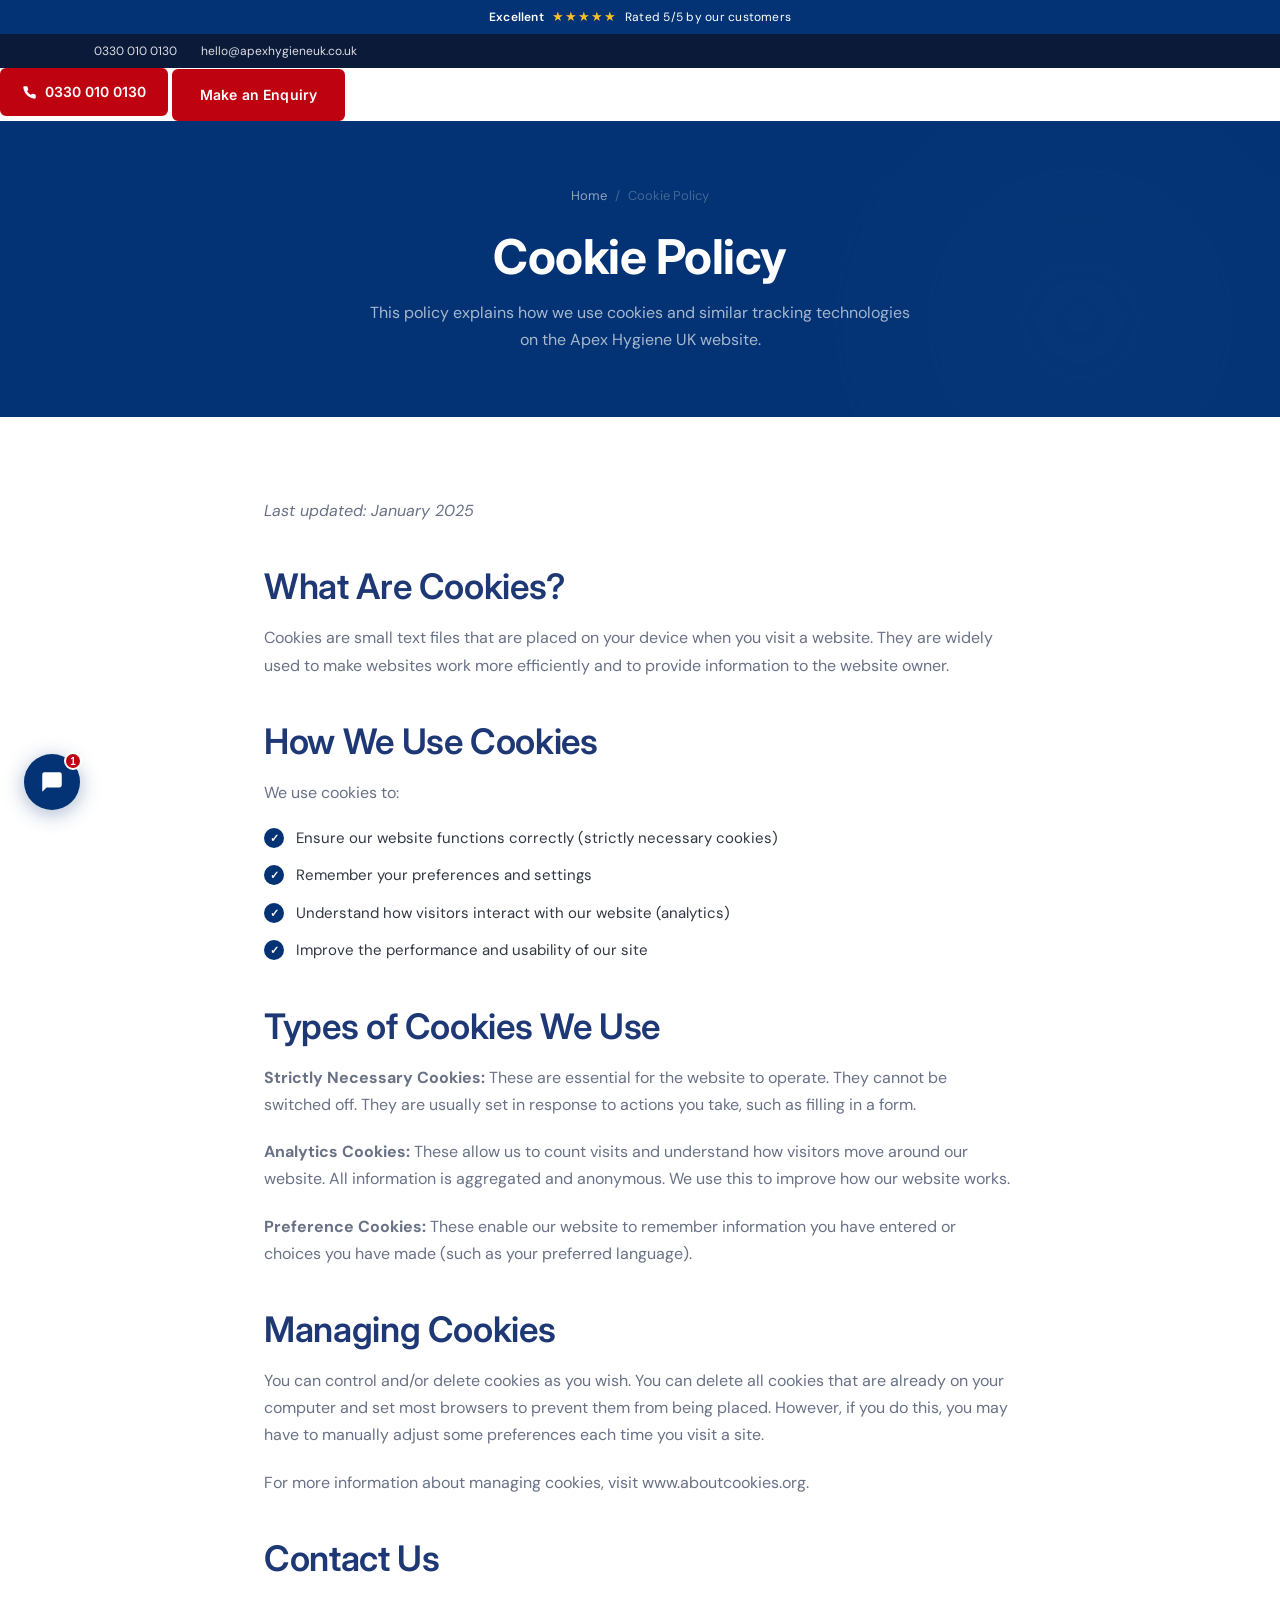
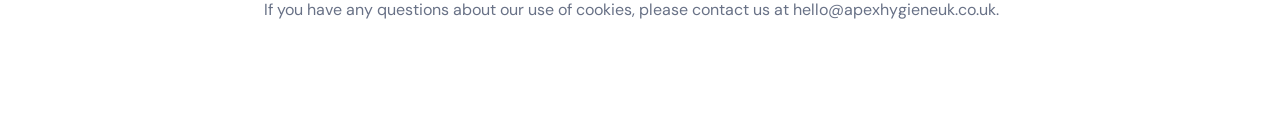
<file: pages/cookie-policy.html>
<!DOCTYPE html>
<html lang="en">
<head>
  <meta charset="UTF-8" /><meta name="viewport" content="width=device-width, initial-scale=1.0" />
  <title>Cookie Policy – Apex Hygiene UK</title>
  <link rel="preconnect" href="https://fonts.googleapis.com" /><link rel="preconnect" href="https://fonts.gstatic.com" crossorigin />
  <link href="https://fonts.googleapis.com/css2?family=Inter:wght@400;500;600;700&family=DM+Sans:opsz,wght@9..40,300;9..40,400;9..40,500&display=swap" rel="stylesheet" />
  <link rel="stylesheet" href="../css/style.css" />
</head>
<body>

  <!-- REVIEW BAR -->
  <div class="review-bar">
    <div class="review-bar__inner">
      <strong>Excellent</strong>
      <span class="review-bar__stars">★★★★★</span>
      <span>Rated 5/5 by our customers</span>
    </div>
  </div>
  <div class="topbar"><div class="container topbar__inner"><span class="topbar__right"><a href="tel:03300100130">0330 010 0130</a><a href="mailto:hello@apexhygieneuk.co.uk">hello@apexhygieneuk.co.uk</a></span></div></div>
        <a href="tel:03300100130" class="btn btn--phone"><svg viewBox="0 0 24 24" width="16" height="16" fill="currentColor"><path d="M22 16.92v3a2 2 0 01-2.18 2 19.79 19.79 0 01-8.63-3.07 19.5 19.5 0 01-6-6 19.79 19.79 0 01-3.07-8.67A2 2 0 014.11 2h3a2 2 0 012 1.72c.127.96.361 1.903.7 2.81a2 2 0 01-.45 2.11L8.09 9.91a16 16 0 006 6l1.27-1.27a2 2 0 012.11-.45c.907.339 1.85.573 2.81.7A2 2 0 0122 16.92z"/></svg> 0330 010 0130</a>
        <a href="contact.html" class="btn btn--primary">Make an Enquiry</a>
      </div><button class="hamburger" id="hamburger" aria-label="Open menu"><span></span><span></span><span></span></button></div></header>
  <section class="page-hero"><div class="container"><div class="breadcrumb"><a href="../index.html">Home</a><span>/</span><span>Cookie Policy</span></div><h1>Cookie Policy</h1><p>This policy explains how we use cookies and similar tracking technologies on the Apex Hygiene UK website.</p></div></section>
  <section class="section"><div class="container" style="max-width:800px;"><div class="service-content">
    <p><em>Last updated: January 2025</em></p>
    <h2>What Are Cookies?</h2>
    <p>Cookies are small text files that are placed on your device when you visit a website. They are widely used to make websites work more efficiently and to provide information to the website owner.</p>
    <h2>How We Use Cookies</h2>
    <p>We use cookies to:</p>
    <ul>
      <li>Ensure our website functions correctly (strictly necessary cookies)</li>
      <li>Remember your preferences and settings</li>
      <li>Understand how visitors interact with our website (analytics)</li>
      <li>Improve the performance and usability of our site</li>
    </ul>
    <h2>Types of Cookies We Use</h2>
    <p><strong>Strictly Necessary Cookies:</strong> These are essential for the website to operate. They cannot be switched off. They are usually set in response to actions you take, such as filling in a form.</p>
    <p><strong>Analytics Cookies:</strong> These allow us to count visits and understand how visitors move around our website. All information is aggregated and anonymous. We use this to improve how our website works.</p>
    <p><strong>Preference Cookies:</strong> These enable our website to remember information you have entered or choices you have made (such as your preferred language).</p>
    <h2>Managing Cookies</h2>
    <p>You can control and/or delete cookies as you wish. You can delete all cookies that are already on your computer and set most browsers to prevent them from being placed. However, if you do this, you may have to manually adjust some preferences each time you visit a site.</p>
    <p>For more information about managing cookies, visit <a href="https://www.aboutcookies.org" target="_blank" rel="noopener">www.aboutcookies.org</a>.</p>
    <h2>Contact Us</h2>
    <p>If you have any questions about our use of cookies, please contact us at <a href="mailto:hello@apexhygieneuk.co.uk">hello@apexhygieneuk.co.uk</a>.</p>
  </div></div></section>
  <script src="../js/main.js"></script>
  <script src="../js/chatbot.js"></script>
</body></html>
</file>
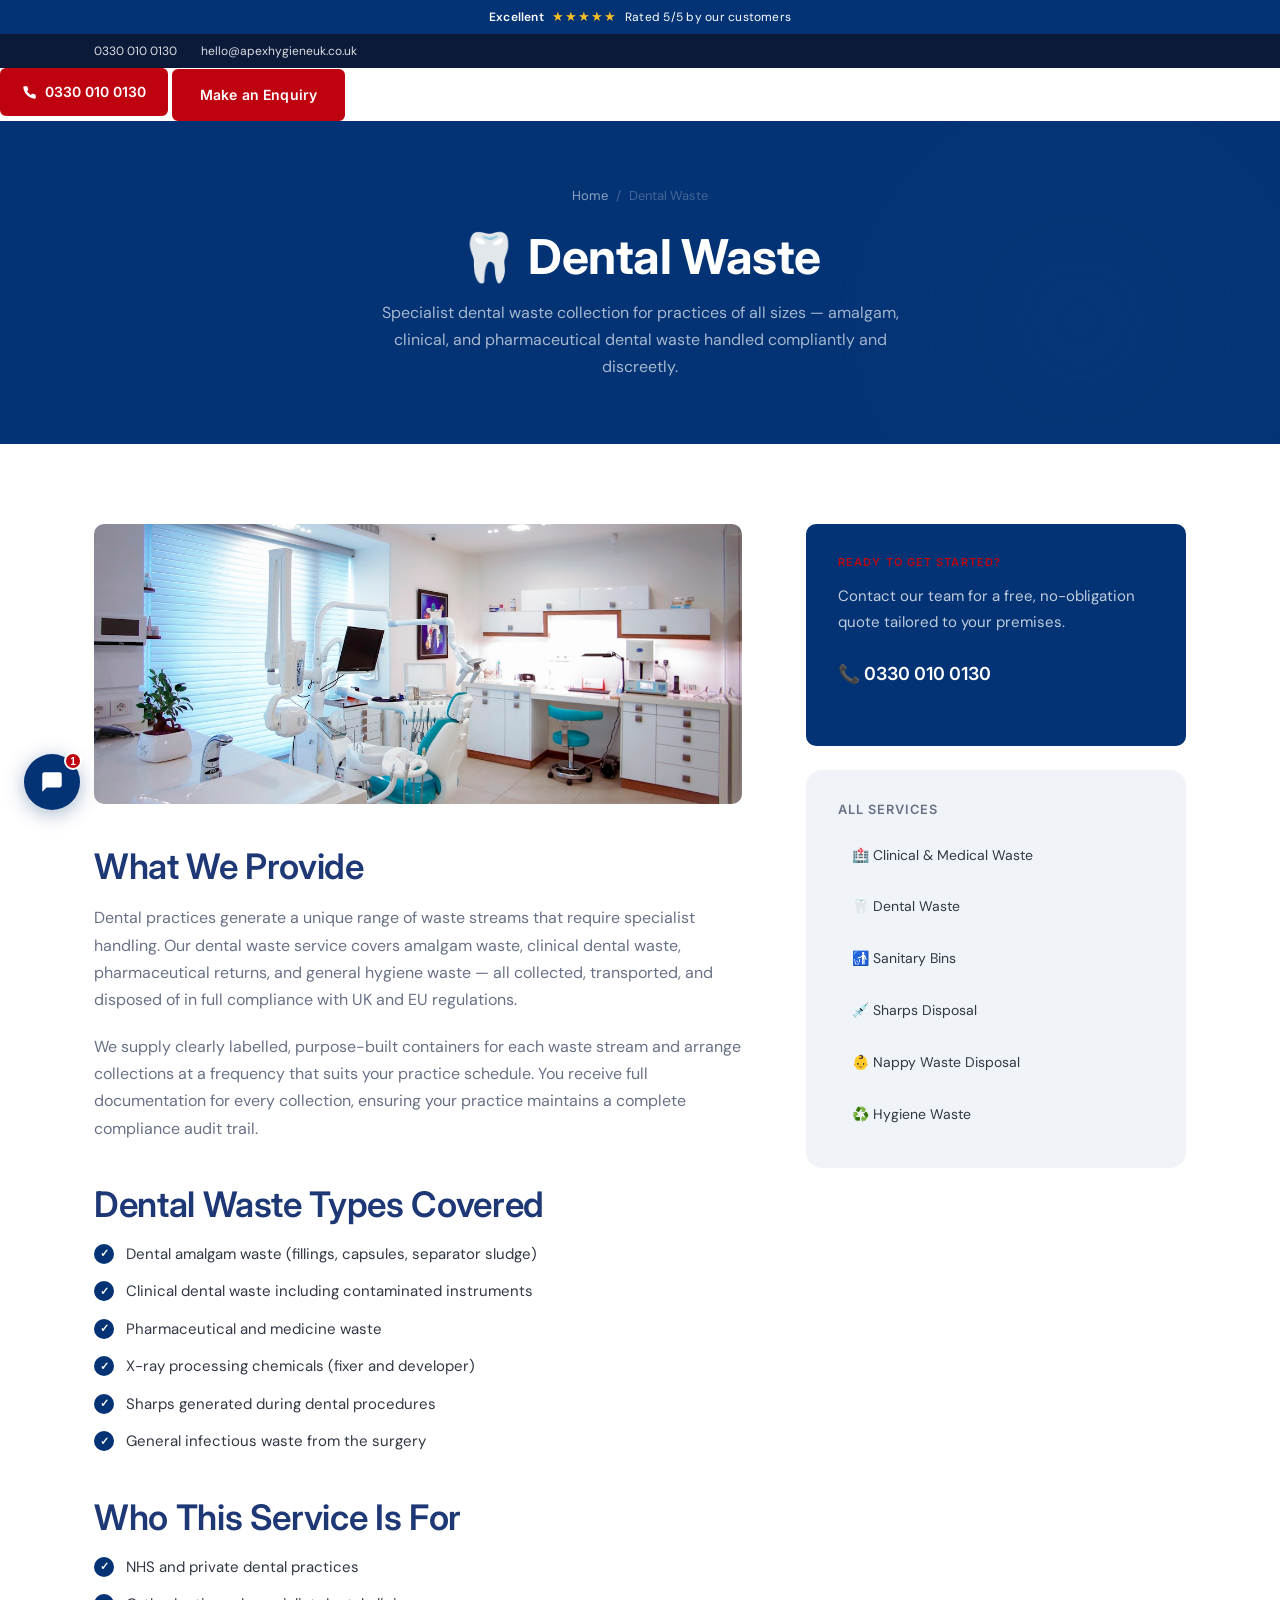
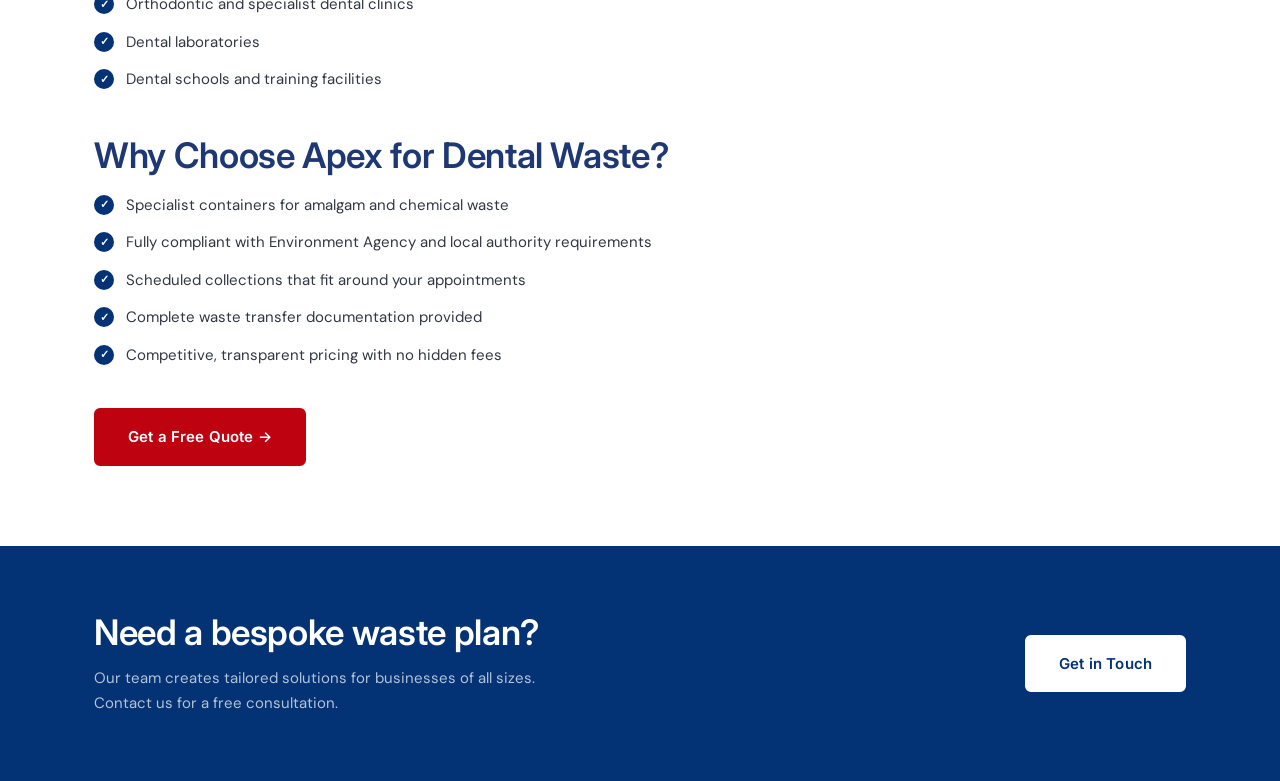
<file: pages/dental-waste.html>
<!DOCTYPE html>
<html lang="en">
<head>
  <meta charset="UTF-8" /><meta name="viewport" content="width=device-width, initial-scale=1.0" />
  <title>Dental Waste – Apex Hygiene UK</title>
  <meta name="description" content="Specialist dental waste collection for practices of all sizes — amalgam, clinical, and pharmaceutical dental waste handled compliantly and discreetly." />
  <link rel="preconnect" href="https://fonts.googleapis.com" /><link rel="preconnect" href="https://fonts.gstatic.com" crossorigin />
  <link href="https://fonts.googleapis.com/css2?family=Inter:wght@400;500;600;700&family=DM+Sans:opsz,wght@9..40,300;9..40,400;9..40,500&display=swap" rel="stylesheet" />
  <link rel="stylesheet" href="../css/style.css" />
</head>
<body>

  <!-- REVIEW BAR -->
  <div class="review-bar">
    <div class="review-bar__inner">
      <strong>Excellent</strong>
      <span class="review-bar__stars">★★★★★</span>
      <span>Rated 5/5 by our customers</span>
    </div>
  </div>
  <div class="topbar"><div class="container topbar__inner"><span class="topbar__right"><a href="tel:03300100130">0330 010 0130</a><a href="mailto:hello@apexhygieneuk.co.uk">hello@apexhygieneuk.co.uk</a></span></div></div>
        <a href="tel:03300100130" class="btn btn--phone"><svg viewBox="0 0 24 24" width="16" height="16" fill="currentColor"><path d="M22 16.92v3a2 2 0 01-2.18 2 19.79 19.79 0 01-8.63-3.07 19.5 19.5 0 01-6-6 19.79 19.79 0 01-3.07-8.67A2 2 0 014.11 2h3a2 2 0 012 1.72c.127.96.361 1.903.7 2.81a2 2 0 01-.45 2.11L8.09 9.91a16 16 0 006 6l1.27-1.27a2 2 0 012.11-.45c.907.339 1.85.573 2.81.7A2 2 0 0122 16.92z"/></svg> 0330 010 0130</a>
        <a href="contact.html" class="btn btn--primary">Make an Enquiry</a>
      </div><button class="hamburger" id="hamburger" aria-label="Open menu"><span></span><span></span><span></span></button></div></header>

  <section class="page-hero"><div class="container"><div class="breadcrumb"><a href="../index.html">Home</a><span>/</span><span>Dental Waste</span></div><h1>🦷 Dental Waste</h1><p>Specialist dental waste collection for practices of all sizes — amalgam, clinical, and pharmaceutical dental waste handled compliantly and discreetly.</p></div></section>

  <section class="service-page"><div class="container"><div class="service-page__inner">
    <div class="service-content animate-in"><div class="service-content__img"><img src="../img/dental-office.jpg" alt="Dental waste collection service" loading="lazy"></div><h2>What We Provide</h2><p>Dental practices generate a unique range of waste streams that require specialist handling. Our dental waste service covers amalgam waste, clinical dental waste, pharmaceutical returns, and general hygiene waste — all collected, transported, and disposed of in full compliance with UK and EU regulations.</p><p>We supply clearly labelled, purpose-built containers for each waste stream and arrange collections at a frequency that suits your practice schedule. You receive full documentation for every collection, ensuring your practice maintains a complete compliance audit trail.</p><h2>Dental Waste Types Covered</h2><ul><li>Dental amalgam waste (fillings, capsules, separator sludge)</li><li>Clinical dental waste including contaminated instruments</li><li>Pharmaceutical and medicine waste</li><li>X-ray processing chemicals (fixer and developer)</li><li>Sharps generated during dental procedures</li><li>General infectious waste from the surgery</li></ul><h2>Who This Service Is For</h2><ul><li>NHS and private dental practices</li><li>Orthodontic and specialist dental clinics</li><li>Dental laboratories</li><li>Dental schools and training facilities</li></ul><h2>Why Choose Apex for Dental Waste?</h2><ul><li>Specialist containers for amalgam and chemical waste</li><li>Fully compliant with Environment Agency and local authority requirements</li><li>Scheduled collections that fit around your appointments</li><li>Complete waste transfer documentation provided</li><li>Competitive, transparent pricing with no hidden fees</li></ul><div style="margin-top:40px;"><a href="contact.html" class="btn btn--primary btn--lg">Get a Free Quote →</a></div></div>
    <aside class="service-sidebar">
      <div class="sidebar-card"><h4>Ready to get started?</h4><p>Contact our team for a free, no-obligation quote tailored to your premises.</p><p class="sidebar-card__phone"><a href="tel:03300100130">📞 0330 010 0130</a></p></div>
      <div class="sidebar-links"><h5>All Services</h5><ul><li><a href="clinical-medical-waste.html">🏥 Clinical &amp; Medical Waste</a></li><li><a href="dental-waste.html">🦷 Dental Waste</a></li><li><a href="sanitary-bins.html">🚮 Sanitary Bins</a></li><li><a href="sharps-disposal.html">💉 Sharps Disposal</a></li><li><a href="nappy-waste.html">👶 Nappy Waste Disposal</a></li><li><a href="hygiene-waste.html">♻️ Hygiene Waste</a></li></ul></div>
    </aside>
  </div></div></section>

  <section class="cta-banner"><div class="container cta-banner__inner"><div><h2>Need a bespoke waste plan?</h2><p>Our team creates tailored solutions for businesses of all sizes. Contact us for a free consultation.</p></div><a href="contact.html" class="btn btn--white btn--lg">Get in Touch</a></div></section>

  <script src="../js/main.js"></script>
  <script src="../js/chatbot.js"></script>
</body></html>
</file>
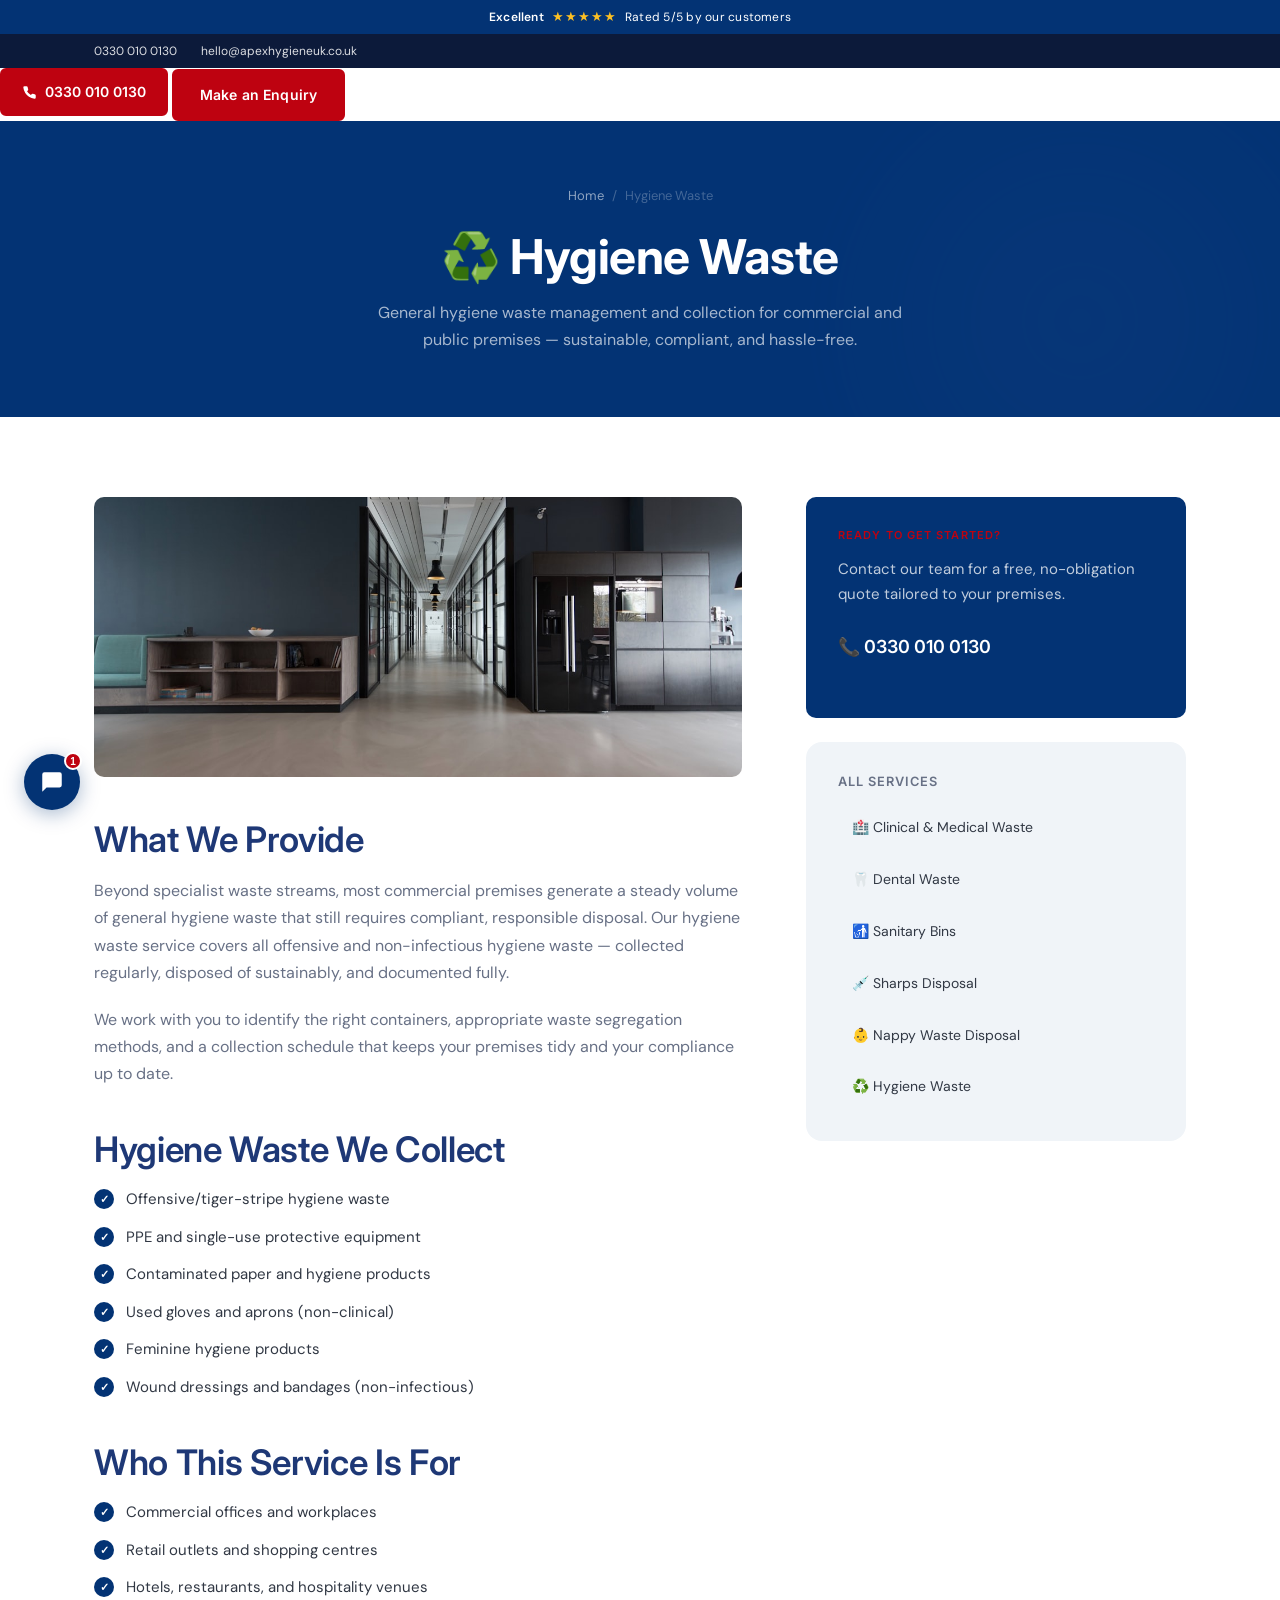
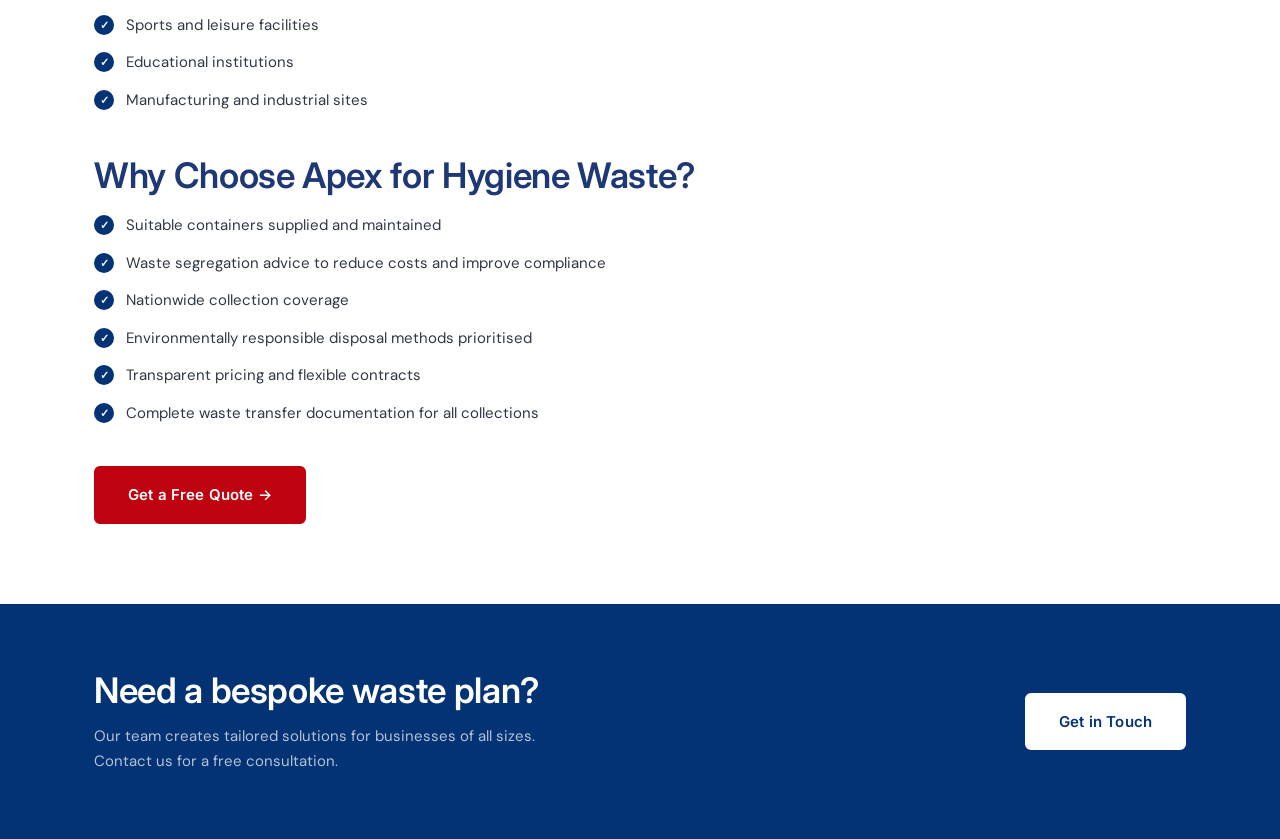
<file: pages/hygiene-waste.html>
<!DOCTYPE html>
<html lang="en">
<head>
  <meta charset="UTF-8" /><meta name="viewport" content="width=device-width, initial-scale=1.0" />
  <title>Hygiene Waste – Apex Hygiene UK</title>
  <meta name="description" content="General hygiene waste management and collection for commercial and public premises — sustainable, compliant, and hassle-free." />
  <link rel="preconnect" href="https://fonts.googleapis.com" /><link rel="preconnect" href="https://fonts.gstatic.com" crossorigin />
  <link href="https://fonts.googleapis.com/css2?family=Inter:wght@400;500;600;700&family=DM+Sans:opsz,wght@9..40,300;9..40,400;9..40,500&display=swap" rel="stylesheet" />
  <link rel="stylesheet" href="../css/style.css" />
</head>
<body>

  <!-- REVIEW BAR -->
  <div class="review-bar">
    <div class="review-bar__inner">
      <strong>Excellent</strong>
      <span class="review-bar__stars">★★★★★</span>
      <span>Rated 5/5 by our customers</span>
    </div>
  </div>
  <div class="topbar"><div class="container topbar__inner"><span class="topbar__right"><a href="tel:03300100130">0330 010 0130</a><a href="mailto:hello@apexhygieneuk.co.uk">hello@apexhygieneuk.co.uk</a></span></div></div>
        <a href="tel:03300100130" class="btn btn--phone"><svg viewBox="0 0 24 24" width="16" height="16" fill="currentColor"><path d="M22 16.92v3a2 2 0 01-2.18 2 19.79 19.79 0 01-8.63-3.07 19.5 19.5 0 01-6-6 19.79 19.79 0 01-3.07-8.67A2 2 0 014.11 2h3a2 2 0 012 1.72c.127.96.361 1.903.7 2.81a2 2 0 01-.45 2.11L8.09 9.91a16 16 0 006 6l1.27-1.27a2 2 0 012.11-.45c.907.339 1.85.573 2.81.7A2 2 0 0122 16.92z"/></svg> 0330 010 0130</a>
        <a href="contact.html" class="btn btn--primary">Make an Enquiry</a>
      </div><button class="hamburger" id="hamburger" aria-label="Open menu"><span></span><span></span><span></span></button></div></header>

  <section class="page-hero"><div class="container"><div class="breadcrumb"><a href="../index.html">Home</a><span>/</span><span>Hygiene Waste</span></div><h1>♻️ Hygiene Waste</h1><p>General hygiene waste management and collection for commercial and public premises — sustainable, compliant, and hassle-free.</p></div></section>

  <section class="service-page"><div class="container"><div class="service-page__inner">
    <div class="service-content animate-in"><div class="service-content__img"><img src="../img/office-building.jpg" alt="Commercial hygiene waste management" loading="lazy"></div><h2>What We Provide</h2><p>Beyond specialist waste streams, most commercial premises generate a steady volume of general hygiene waste that still requires compliant, responsible disposal. Our hygiene waste service covers all offensive and non-infectious hygiene waste — collected regularly, disposed of sustainably, and documented fully.</p><p>We work with you to identify the right containers, appropriate waste segregation methods, and a collection schedule that keeps your premises tidy and your compliance up to date.</p><h2>Hygiene Waste We Collect</h2><ul><li>Offensive/tiger-stripe hygiene waste</li><li>PPE and single-use protective equipment</li><li>Contaminated paper and hygiene products</li><li>Used gloves and aprons (non-clinical)</li><li>Feminine hygiene products</li><li>Wound dressings and bandages (non-infectious)</li></ul><h2>Who This Service Is For</h2><ul><li>Commercial offices and workplaces</li><li>Retail outlets and shopping centres</li><li>Hotels, restaurants, and hospitality venues</li><li>Sports and leisure facilities</li><li>Educational institutions</li><li>Manufacturing and industrial sites</li></ul><h2>Why Choose Apex for Hygiene Waste?</h2><ul><li>Suitable containers supplied and maintained</li><li>Waste segregation advice to reduce costs and improve compliance</li><li>Nationwide collection coverage</li><li>Environmentally responsible disposal methods prioritised</li><li>Transparent pricing and flexible contracts</li><li>Complete waste transfer documentation for all collections</li></ul><div style="margin-top:40px;"><a href="contact.html" class="btn btn--primary btn--lg">Get a Free Quote →</a></div></div>
    <aside class="service-sidebar">
      <div class="sidebar-card"><h4>Ready to get started?</h4><p>Contact our team for a free, no-obligation quote tailored to your premises.</p><p class="sidebar-card__phone"><a href="tel:03300100130">📞 0330 010 0130</a></p></div>
      <div class="sidebar-links"><h5>All Services</h5><ul><li><a href="clinical-medical-waste.html">🏥 Clinical &amp; Medical Waste</a></li><li><a href="dental-waste.html">🦷 Dental Waste</a></li><li><a href="sanitary-bins.html">🚮 Sanitary Bins</a></li><li><a href="sharps-disposal.html">💉 Sharps Disposal</a></li><li><a href="nappy-waste.html">👶 Nappy Waste Disposal</a></li><li><a href="hygiene-waste.html">♻️ Hygiene Waste</a></li></ul></div>
    </aside>
  </div></div></section>

  <section class="cta-banner"><div class="container cta-banner__inner"><div><h2>Need a bespoke waste plan?</h2><p>Our team creates tailored solutions for businesses of all sizes. Contact us for a free consultation.</p></div><a href="contact.html" class="btn btn--white btn--lg">Get in Touch</a></div></section>

  <script src="../js/main.js"></script>
  <script src="../js/chatbot.js"></script>
</body></html>
</file>
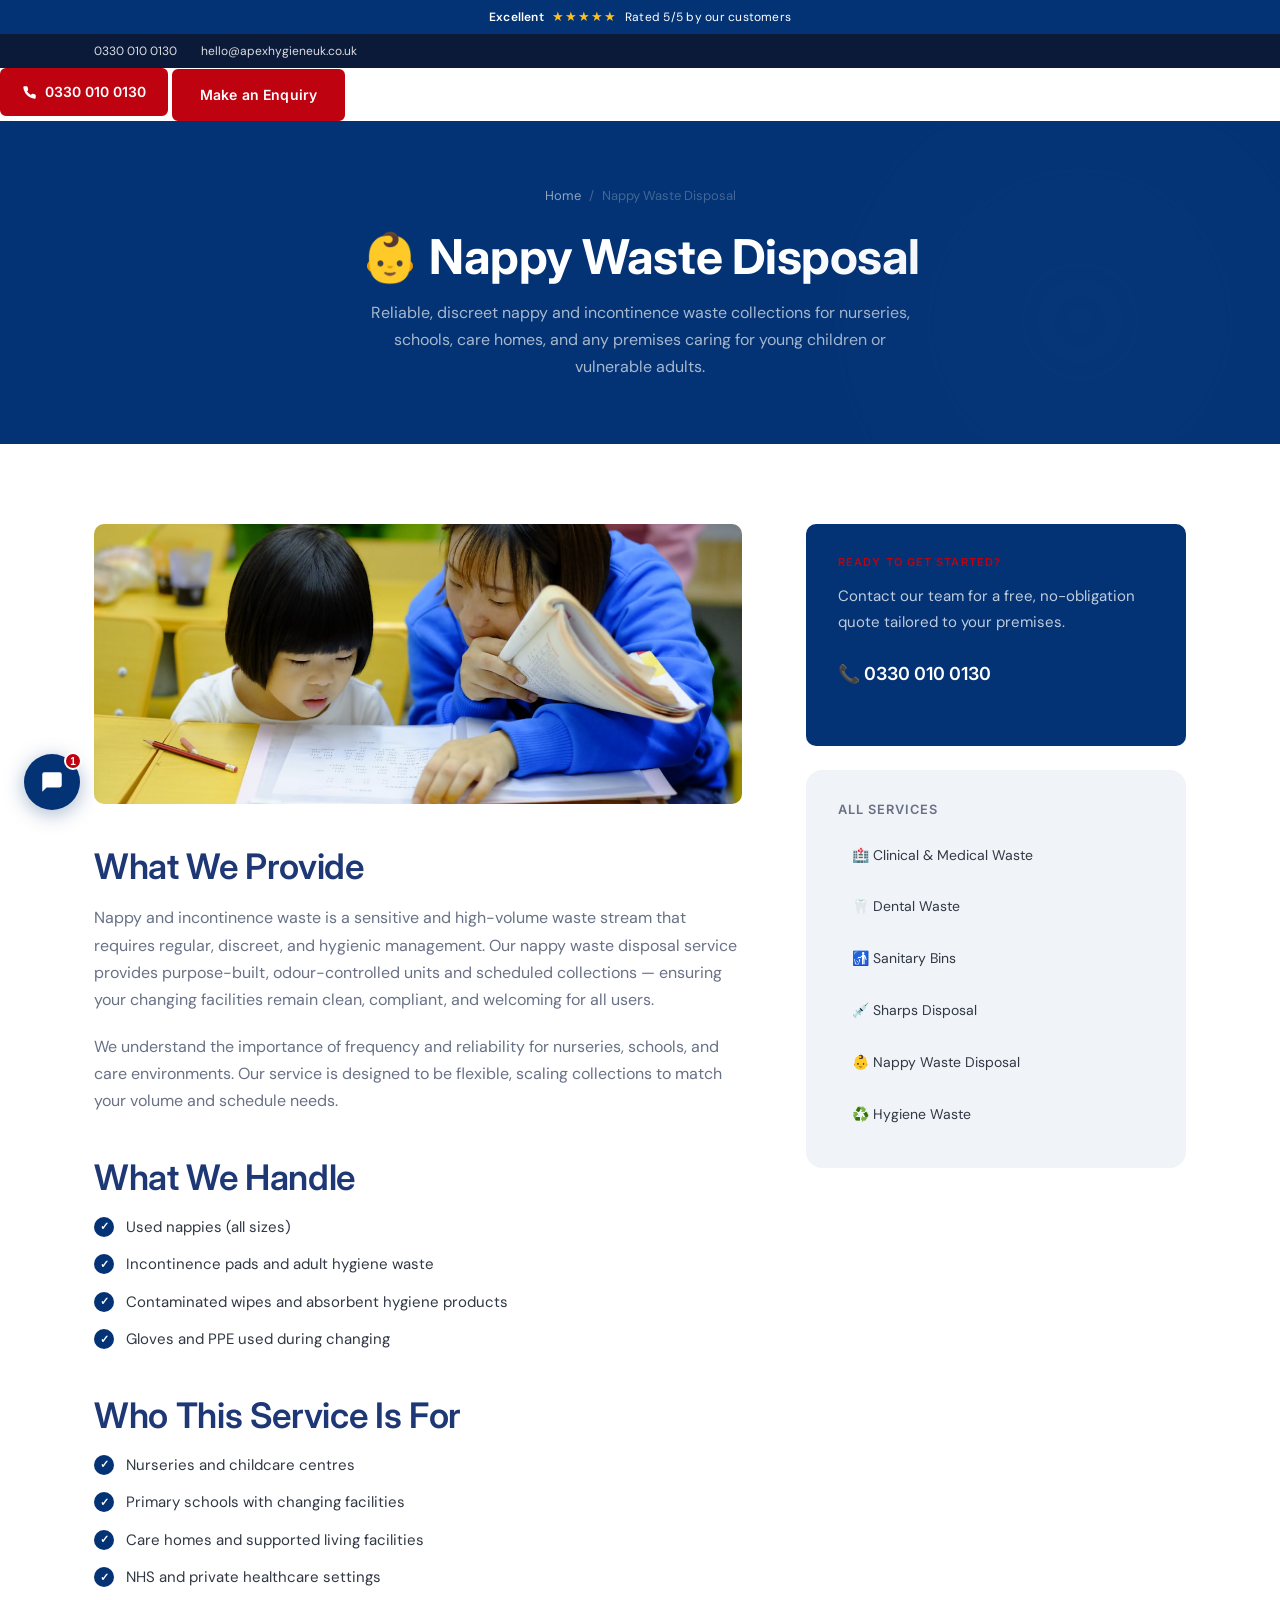
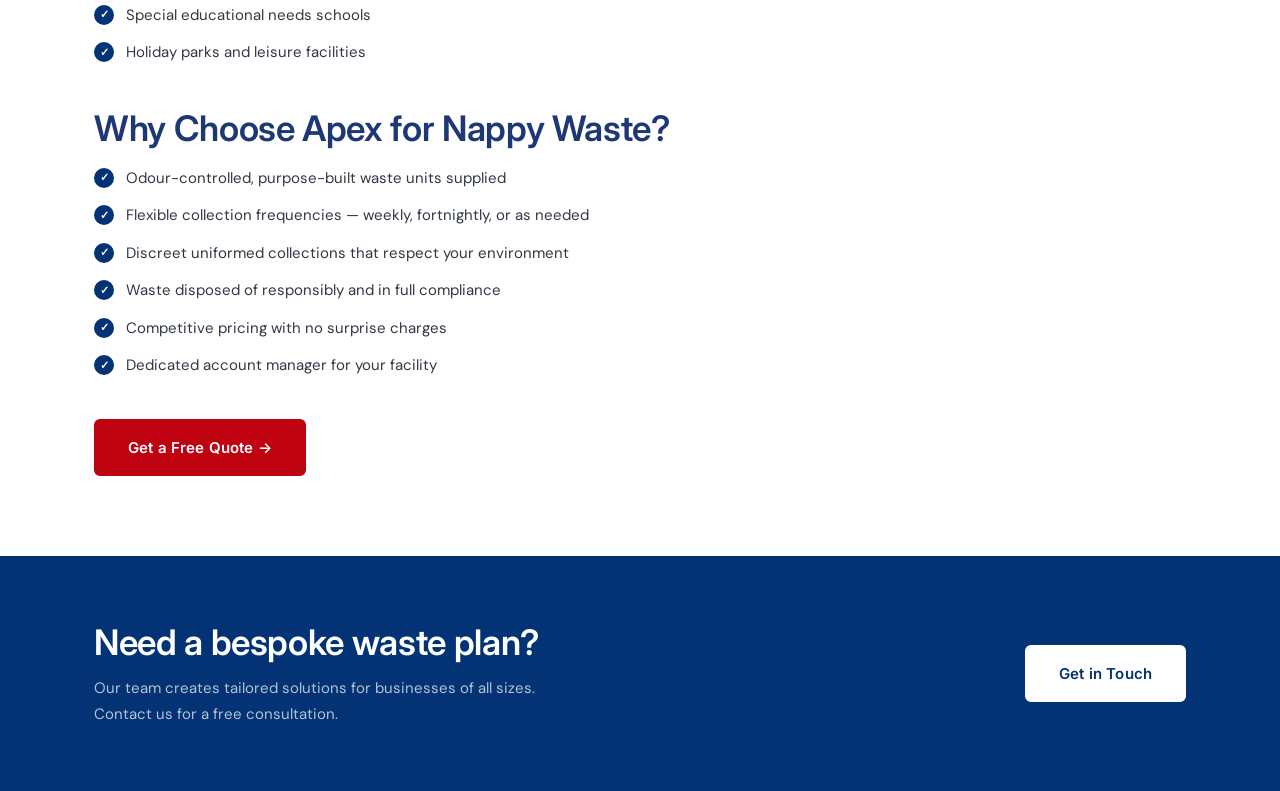
<file: pages/nappy-waste.html>
<!DOCTYPE html>
<html lang="en">
<head>
  <meta charset="UTF-8" /><meta name="viewport" content="width=device-width, initial-scale=1.0" />
  <title>Nappy Waste Disposal – Apex Hygiene UK</title>
  <meta name="description" content="Reliable, discreet nappy and incontinence waste collections for nurseries, schools, care homes, and any premises caring for young children or vulnerable adults." />
  <link rel="preconnect" href="https://fonts.googleapis.com" /><link rel="preconnect" href="https://fonts.gstatic.com" crossorigin />
  <link href="https://fonts.googleapis.com/css2?family=Inter:wght@400;500;600;700&family=DM+Sans:opsz,wght@9..40,300;9..40,400;9..40,500&display=swap" rel="stylesheet" />
  <link rel="stylesheet" href="../css/style.css" />
</head>
<body>

  <!-- REVIEW BAR -->
  <div class="review-bar">
    <div class="review-bar__inner">
      <strong>Excellent</strong>
      <span class="review-bar__stars">★★★★★</span>
      <span>Rated 5/5 by our customers</span>
    </div>
  </div>
  <div class="topbar"><div class="container topbar__inner"><span class="topbar__right"><a href="tel:03300100130">0330 010 0130</a><a href="mailto:hello@apexhygieneuk.co.uk">hello@apexhygieneuk.co.uk</a></span></div></div>
        <a href="tel:03300100130" class="btn btn--phone"><svg viewBox="0 0 24 24" width="16" height="16" fill="currentColor"><path d="M22 16.92v3a2 2 0 01-2.18 2 19.79 19.79 0 01-8.63-3.07 19.5 19.5 0 01-6-6 19.79 19.79 0 01-3.07-8.67A2 2 0 014.11 2h3a2 2 0 012 1.72c.127.96.361 1.903.7 2.81a2 2 0 01-.45 2.11L8.09 9.91a16 16 0 006 6l1.27-1.27a2 2 0 012.11-.45c.907.339 1.85.573 2.81.7A2 2 0 0122 16.92z"/></svg> 0330 010 0130</a>
        <a href="contact.html" class="btn btn--primary">Make an Enquiry</a>
      </div><button class="hamburger" id="hamburger" aria-label="Open menu"><span></span><span></span><span></span></button></div></header>

  <section class="page-hero"><div class="container"><div class="breadcrumb"><a href="../index.html">Home</a><span>/</span><span>Nappy Waste Disposal</span></div><h1>👶 Nappy Waste Disposal</h1><p>Reliable, discreet nappy and incontinence waste collections for nurseries, schools, care homes, and any premises caring for young children or vulnerable adults.</p></div></section>

  <section class="service-page"><div class="container"><div class="service-page__inner">
    <div class="service-content animate-in"><div class="service-content__img"><img src="../img/nursery.jpg" alt="Nappy waste disposal for nurseries" loading="lazy"></div><h2>What We Provide</h2><p>Nappy and incontinence waste is a sensitive and high-volume waste stream that requires regular, discreet, and hygienic management. Our nappy waste disposal service provides purpose-built, odour-controlled units and scheduled collections — ensuring your changing facilities remain clean, compliant, and welcoming for all users.</p><p>We understand the importance of frequency and reliability for nurseries, schools, and care environments. Our service is designed to be flexible, scaling collections to match your volume and schedule needs.</p><h2>What We Handle</h2><ul><li>Used nappies (all sizes)</li><li>Incontinence pads and adult hygiene waste</li><li>Contaminated wipes and absorbent hygiene products</li><li>Gloves and PPE used during changing</li></ul><h2>Who This Service Is For</h2><ul><li>Nurseries and childcare centres</li><li>Primary schools with changing facilities</li><li>Care homes and supported living facilities</li><li>NHS and private healthcare settings</li><li>Special educational needs schools</li><li>Holiday parks and leisure facilities</li></ul><h2>Why Choose Apex for Nappy Waste?</h2><ul><li>Odour-controlled, purpose-built waste units supplied</li><li>Flexible collection frequencies — weekly, fortnightly, or as needed</li><li>Discreet uniformed collections that respect your environment</li><li>Waste disposed of responsibly and in full compliance</li><li>Competitive pricing with no surprise charges</li><li>Dedicated account manager for your facility</li></ul><div style="margin-top:40px;"><a href="contact.html" class="btn btn--primary btn--lg">Get a Free Quote →</a></div></div>
    <aside class="service-sidebar">
      <div class="sidebar-card"><h4>Ready to get started?</h4><p>Contact our team for a free, no-obligation quote tailored to your premises.</p><p class="sidebar-card__phone"><a href="tel:03300100130">📞 0330 010 0130</a></p></div>
      <div class="sidebar-links"><h5>All Services</h5><ul><li><a href="clinical-medical-waste.html">🏥 Clinical &amp; Medical Waste</a></li><li><a href="dental-waste.html">🦷 Dental Waste</a></li><li><a href="sanitary-bins.html">🚮 Sanitary Bins</a></li><li><a href="sharps-disposal.html">💉 Sharps Disposal</a></li><li><a href="nappy-waste.html">👶 Nappy Waste Disposal</a></li><li><a href="hygiene-waste.html">♻️ Hygiene Waste</a></li></ul></div>
    </aside>
  </div></div></section>

  <section class="cta-banner"><div class="container cta-banner__inner"><div><h2>Need a bespoke waste plan?</h2><p>Our team creates tailored solutions for businesses of all sizes. Contact us for a free consultation.</p></div><a href="contact.html" class="btn btn--white btn--lg">Get in Touch</a></div></section>

  <script src="../js/main.js"></script>
  <script src="../js/chatbot.js"></script>
</body></html>
</file>
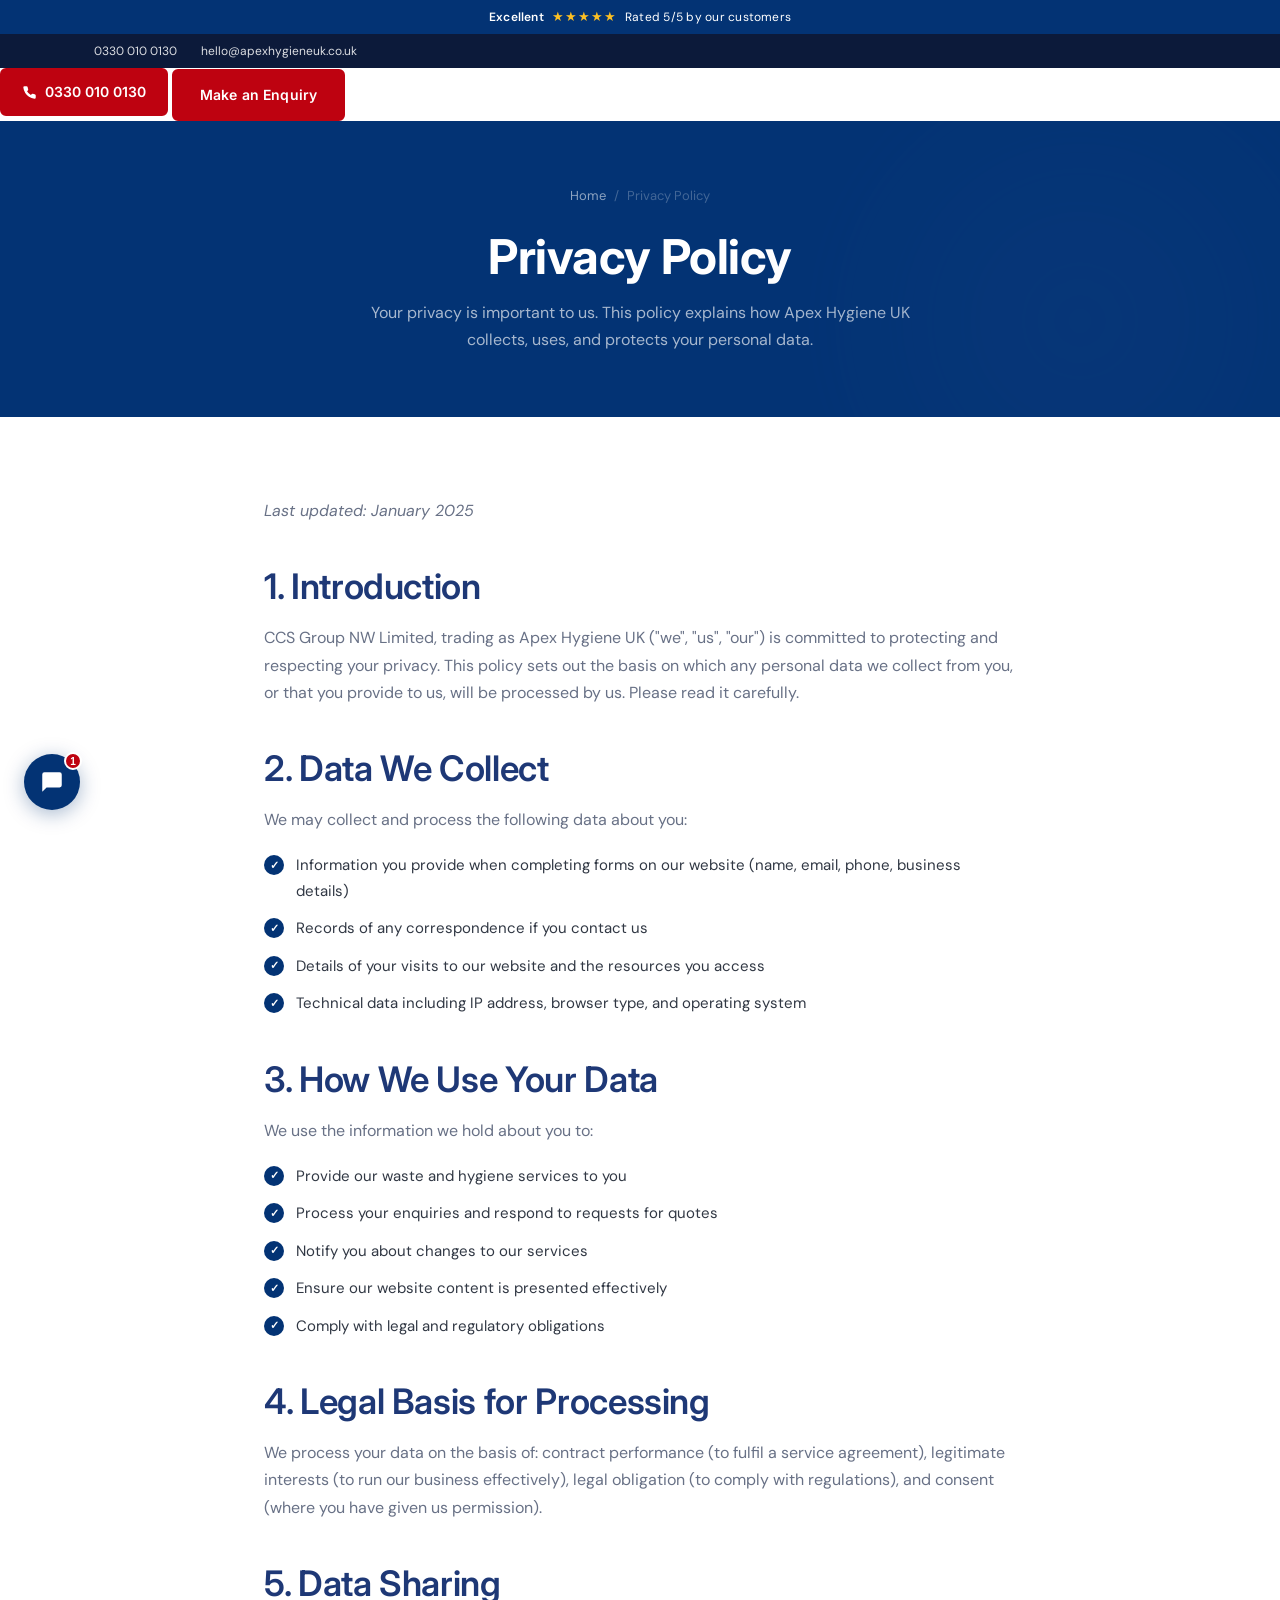
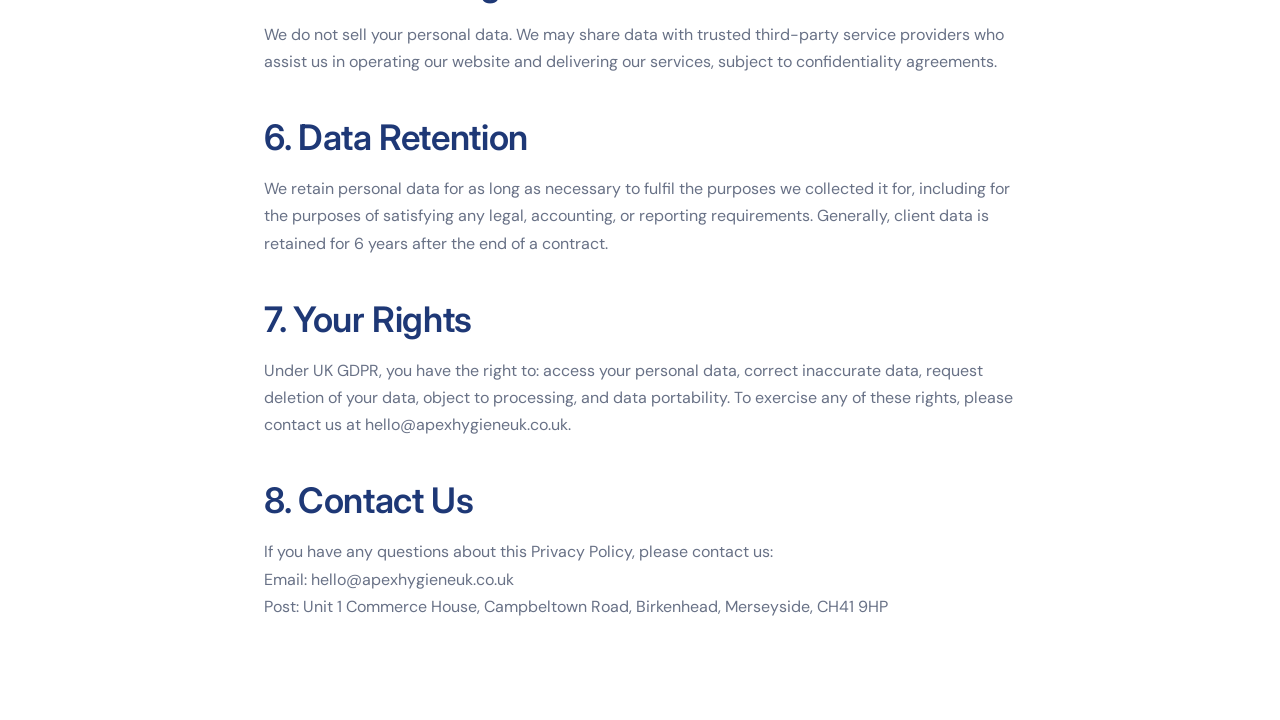
<file: pages/privacy-policy.html>
<!DOCTYPE html>
<html lang="en">
<head>
  <meta charset="UTF-8" /><meta name="viewport" content="width=device-width, initial-scale=1.0" />
  <title>Privacy Policy – Apex Hygiene UK</title>
  <link rel="preconnect" href="https://fonts.googleapis.com" /><link rel="preconnect" href="https://fonts.gstatic.com" crossorigin />
  <link href="https://fonts.googleapis.com/css2?family=Inter:wght@400;500;600;700&family=DM+Sans:opsz,wght@9..40,300;9..40,400;9..40,500&display=swap" rel="stylesheet" />
  <link rel="stylesheet" href="../css/style.css" />
</head>
<body>

  <!-- REVIEW BAR -->
  <div class="review-bar">
    <div class="review-bar__inner">
      <strong>Excellent</strong>
      <span class="review-bar__stars">★★★★★</span>
      <span>Rated 5/5 by our customers</span>
    </div>
  </div>
  <div class="topbar"><div class="container topbar__inner"><span class="topbar__right"><a href="tel:03300100130">0330 010 0130</a><a href="mailto:hello@apexhygieneuk.co.uk">hello@apexhygieneuk.co.uk</a></span></div></div>
        <a href="tel:03300100130" class="btn btn--phone"><svg viewBox="0 0 24 24" width="16" height="16" fill="currentColor"><path d="M22 16.92v3a2 2 0 01-2.18 2 19.79 19.79 0 01-8.63-3.07 19.5 19.5 0 01-6-6 19.79 19.79 0 01-3.07-8.67A2 2 0 014.11 2h3a2 2 0 012 1.72c.127.96.361 1.903.7 2.81a2 2 0 01-.45 2.11L8.09 9.91a16 16 0 006 6l1.27-1.27a2 2 0 012.11-.45c.907.339 1.85.573 2.81.7A2 2 0 0122 16.92z"/></svg> 0330 010 0130</a>
        <a href="contact.html" class="btn btn--primary">Make an Enquiry</a>
      </div><button class="hamburger" id="hamburger" aria-label="Open menu"><span></span><span></span><span></span></button></div></header>
  <section class="page-hero"><div class="container"><div class="breadcrumb"><a href="../index.html">Home</a><span>/</span><span>Privacy Policy</span></div><h1>Privacy Policy</h1><p>Your privacy is important to us. This policy explains how Apex Hygiene UK collects, uses, and protects your personal data.</p></div></section>
  <section class="section"><div class="container" style="max-width:800px;"><div class="service-content">
    <p><em>Last updated: January 2025</em></p>
    <h2>1. Introduction</h2>
    <p>CCS Group NW Limited, trading as Apex Hygiene UK ("we", "us", "our") is committed to protecting and respecting your privacy. This policy sets out the basis on which any personal data we collect from you, or that you provide to us, will be processed by us. Please read it carefully.</p>
    <h2>2. Data We Collect</h2>
    <p>We may collect and process the following data about you:</p>
    <ul>
      <li>Information you provide when completing forms on our website (name, email, phone, business details)</li>
      <li>Records of any correspondence if you contact us</li>
      <li>Details of your visits to our website and the resources you access</li>
      <li>Technical data including IP address, browser type, and operating system</li>
    </ul>
    <h2>3. How We Use Your Data</h2>
    <p>We use the information we hold about you to:</p>
    <ul>
      <li>Provide our waste and hygiene services to you</li>
      <li>Process your enquiries and respond to requests for quotes</li>
      <li>Notify you about changes to our services</li>
      <li>Ensure our website content is presented effectively</li>
      <li>Comply with legal and regulatory obligations</li>
    </ul>
    <h2>4. Legal Basis for Processing</h2>
    <p>We process your data on the basis of: contract performance (to fulfil a service agreement), legitimate interests (to run our business effectively), legal obligation (to comply with regulations), and consent (where you have given us permission).</p>
    <h2>5. Data Sharing</h2>
    <p>We do not sell your personal data. We may share data with trusted third-party service providers who assist us in operating our website and delivering our services, subject to confidentiality agreements.</p>
    <h2>6. Data Retention</h2>
    <p>We retain personal data for as long as necessary to fulfil the purposes we collected it for, including for the purposes of satisfying any legal, accounting, or reporting requirements. Generally, client data is retained for 6 years after the end of a contract.</p>
    <h2>7. Your Rights</h2>
    <p>Under UK GDPR, you have the right to: access your personal data, correct inaccurate data, request deletion of your data, object to processing, and data portability. To exercise any of these rights, please contact us at hello@apexhygieneuk.co.uk.</p>
    <h2>8. Contact Us</h2>
    <p>If you have any questions about this Privacy Policy, please contact us:<br />
    Email: <a href="mailto:hello@apexhygieneuk.co.uk">hello@apexhygieneuk.co.uk</a><br />
    Post: Unit 1 Commerce House, Campbeltown Road, Birkenhead, Merseyside, CH41 9HP</p>
  </div></div></section>
  <script src="../js/main.js"></script>
  <script src="../js/chatbot.js"></script>
</body></html>
</file>
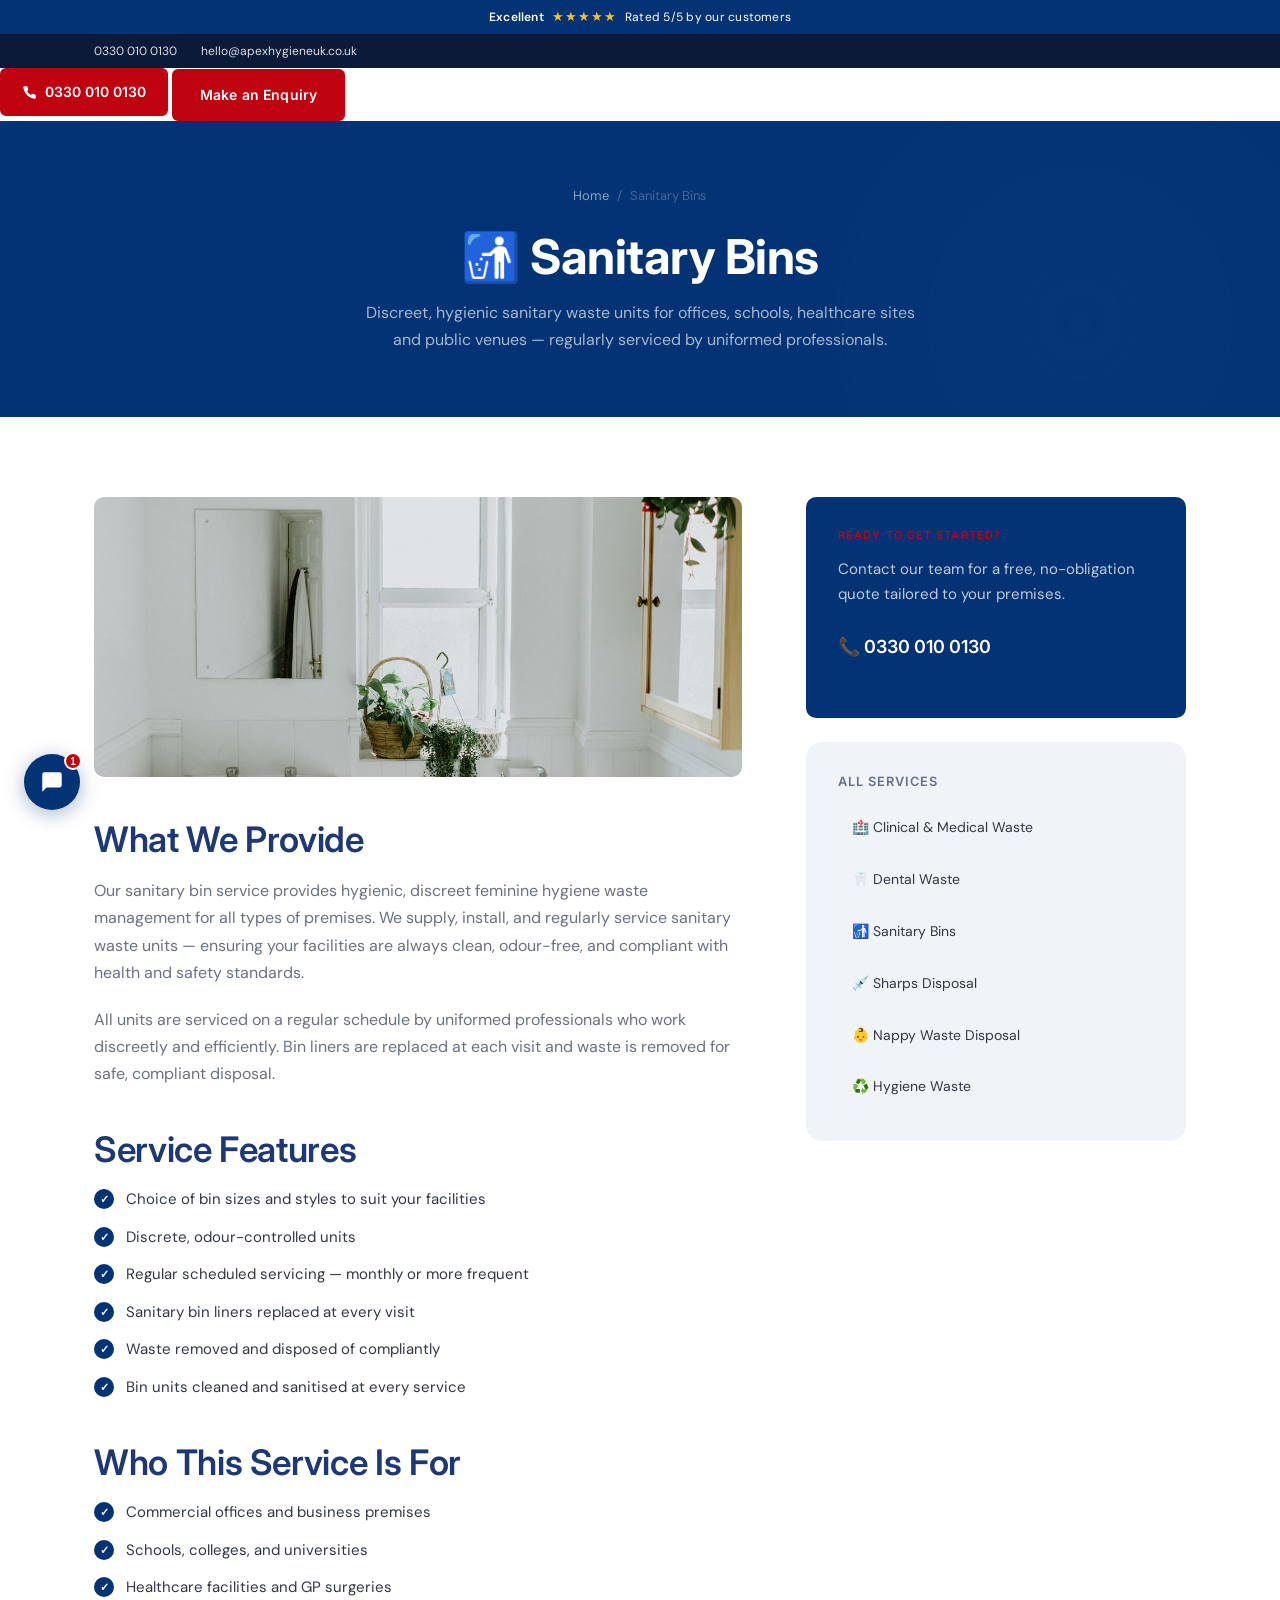
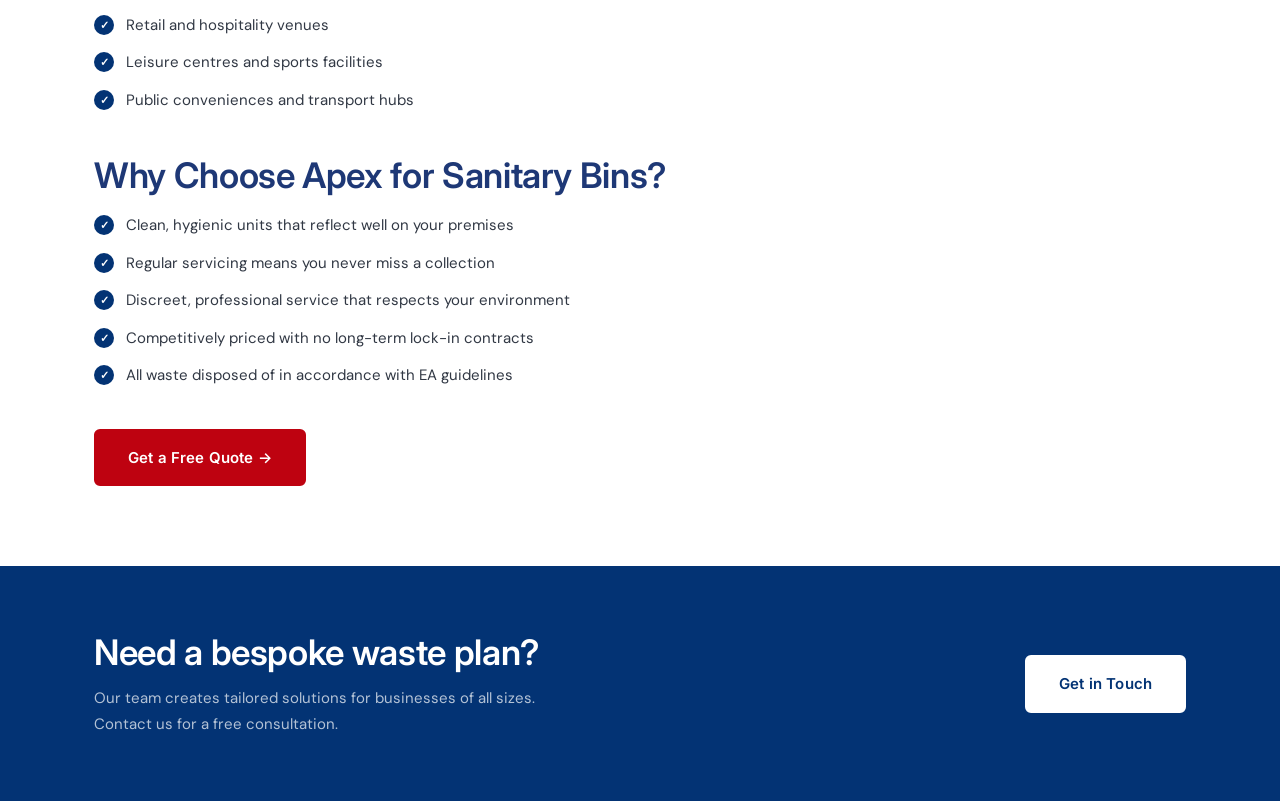
<file: pages/sanitary-bins.html>
<!DOCTYPE html>
<html lang="en">
<head>
  <meta charset="UTF-8" /><meta name="viewport" content="width=device-width, initial-scale=1.0" />
  <title>Sanitary Bins – Apex Hygiene UK</title>
  <meta name="description" content="Discreet, hygienic sanitary waste units for offices, schools, healthcare sites and public venues — regularly serviced by uniformed professionals." />
  <link rel="preconnect" href="https://fonts.googleapis.com" /><link rel="preconnect" href="https://fonts.gstatic.com" crossorigin />
  <link href="https://fonts.googleapis.com/css2?family=Inter:wght@400;500;600;700&family=DM+Sans:opsz,wght@9..40,300;9..40,400;9..40,500&display=swap" rel="stylesheet" />
  <link rel="stylesheet" href="../css/style.css" />
</head>
<body>

  <!-- REVIEW BAR -->
  <div class="review-bar">
    <div class="review-bar__inner">
      <strong>Excellent</strong>
      <span class="review-bar__stars">★★★★★</span>
      <span>Rated 5/5 by our customers</span>
    </div>
  </div>
  <div class="topbar"><div class="container topbar__inner"><span class="topbar__right"><a href="tel:03300100130">0330 010 0130</a><a href="mailto:hello@apexhygieneuk.co.uk">hello@apexhygieneuk.co.uk</a></span></div></div>
        <a href="tel:03300100130" class="btn btn--phone"><svg viewBox="0 0 24 24" width="16" height="16" fill="currentColor"><path d="M22 16.92v3a2 2 0 01-2.18 2 19.79 19.79 0 01-8.63-3.07 19.5 19.5 0 01-6-6 19.79 19.79 0 01-3.07-8.67A2 2 0 014.11 2h3a2 2 0 012 1.72c.127.96.361 1.903.7 2.81a2 2 0 01-.45 2.11L8.09 9.91a16 16 0 006 6l1.27-1.27a2 2 0 012.11-.45c.907.339 1.85.573 2.81.7A2 2 0 0122 16.92z"/></svg> 0330 010 0130</a>
        <a href="contact.html" class="btn btn--primary">Make an Enquiry</a>
      </div><button class="hamburger" id="hamburger" aria-label="Open menu"><span></span><span></span><span></span></button></div></header>

  <section class="page-hero"><div class="container"><div class="breadcrumb"><a href="../index.html">Home</a><span>/</span><span>Sanitary Bins</span></div><h1>🚮 Sanitary Bins</h1><p>Discreet, hygienic sanitary waste units for offices, schools, healthcare sites and public venues — regularly serviced by uniformed professionals.</p></div></section>

  <section class="service-page"><div class="container"><div class="service-page__inner">
    <div class="service-content animate-in"><div class="service-content__img"><img src="../img/washroom.jpg" alt="Sanitary bin service for washrooms" loading="lazy"></div><h2>What We Provide</h2><p>Our sanitary bin service provides hygienic, discreet feminine hygiene waste management for all types of premises. We supply, install, and regularly service sanitary waste units — ensuring your facilities are always clean, odour-free, and compliant with health and safety standards.</p><p>All units are serviced on a regular schedule by uniformed professionals who work discreetly and efficiently. Bin liners are replaced at each visit and waste is removed for safe, compliant disposal.</p><h2>Service Features</h2><ul><li>Choice of bin sizes and styles to suit your facilities</li><li>Discrete, odour-controlled units</li><li>Regular scheduled servicing — monthly or more frequent</li><li>Sanitary bin liners replaced at every visit</li><li>Waste removed and disposed of compliantly</li><li>Bin units cleaned and sanitised at every service</li></ul><h2>Who This Service Is For</h2><ul><li>Commercial offices and business premises</li><li>Schools, colleges, and universities</li><li>Healthcare facilities and GP surgeries</li><li>Retail and hospitality venues</li><li>Leisure centres and sports facilities</li><li>Public conveniences and transport hubs</li></ul><h2>Why Choose Apex for Sanitary Bins?</h2><ul><li>Clean, hygienic units that reflect well on your premises</li><li>Regular servicing means you never miss a collection</li><li>Discreet, professional service that respects your environment</li><li>Competitively priced with no long-term lock-in contracts</li><li>All waste disposed of in accordance with EA guidelines</li></ul><div style="margin-top:40px;"><a href="contact.html" class="btn btn--primary btn--lg">Get a Free Quote →</a></div></div>
    <aside class="service-sidebar">
      <div class="sidebar-card"><h4>Ready to get started?</h4><p>Contact our team for a free, no-obligation quote tailored to your premises.</p><p class="sidebar-card__phone"><a href="tel:03300100130">📞 0330 010 0130</a></p></div>
      <div class="sidebar-links"><h5>All Services</h5><ul><li><a href="clinical-medical-waste.html">🏥 Clinical &amp; Medical Waste</a></li><li><a href="dental-waste.html">🦷 Dental Waste</a></li><li><a href="sanitary-bins.html">🚮 Sanitary Bins</a></li><li><a href="sharps-disposal.html">💉 Sharps Disposal</a></li><li><a href="nappy-waste.html">👶 Nappy Waste Disposal</a></li><li><a href="hygiene-waste.html">♻️ Hygiene Waste</a></li></ul></div>
    </aside>
  </div></div></section>

  <section class="cta-banner"><div class="container cta-banner__inner"><div><h2>Need a bespoke waste plan?</h2><p>Our team creates tailored solutions for businesses of all sizes. Contact us for a free consultation.</p></div><a href="contact.html" class="btn btn--white btn--lg">Get in Touch</a></div></section>

  <script src="../js/main.js"></script>
  <script src="../js/chatbot.js"></script>
</body></html>
</file>
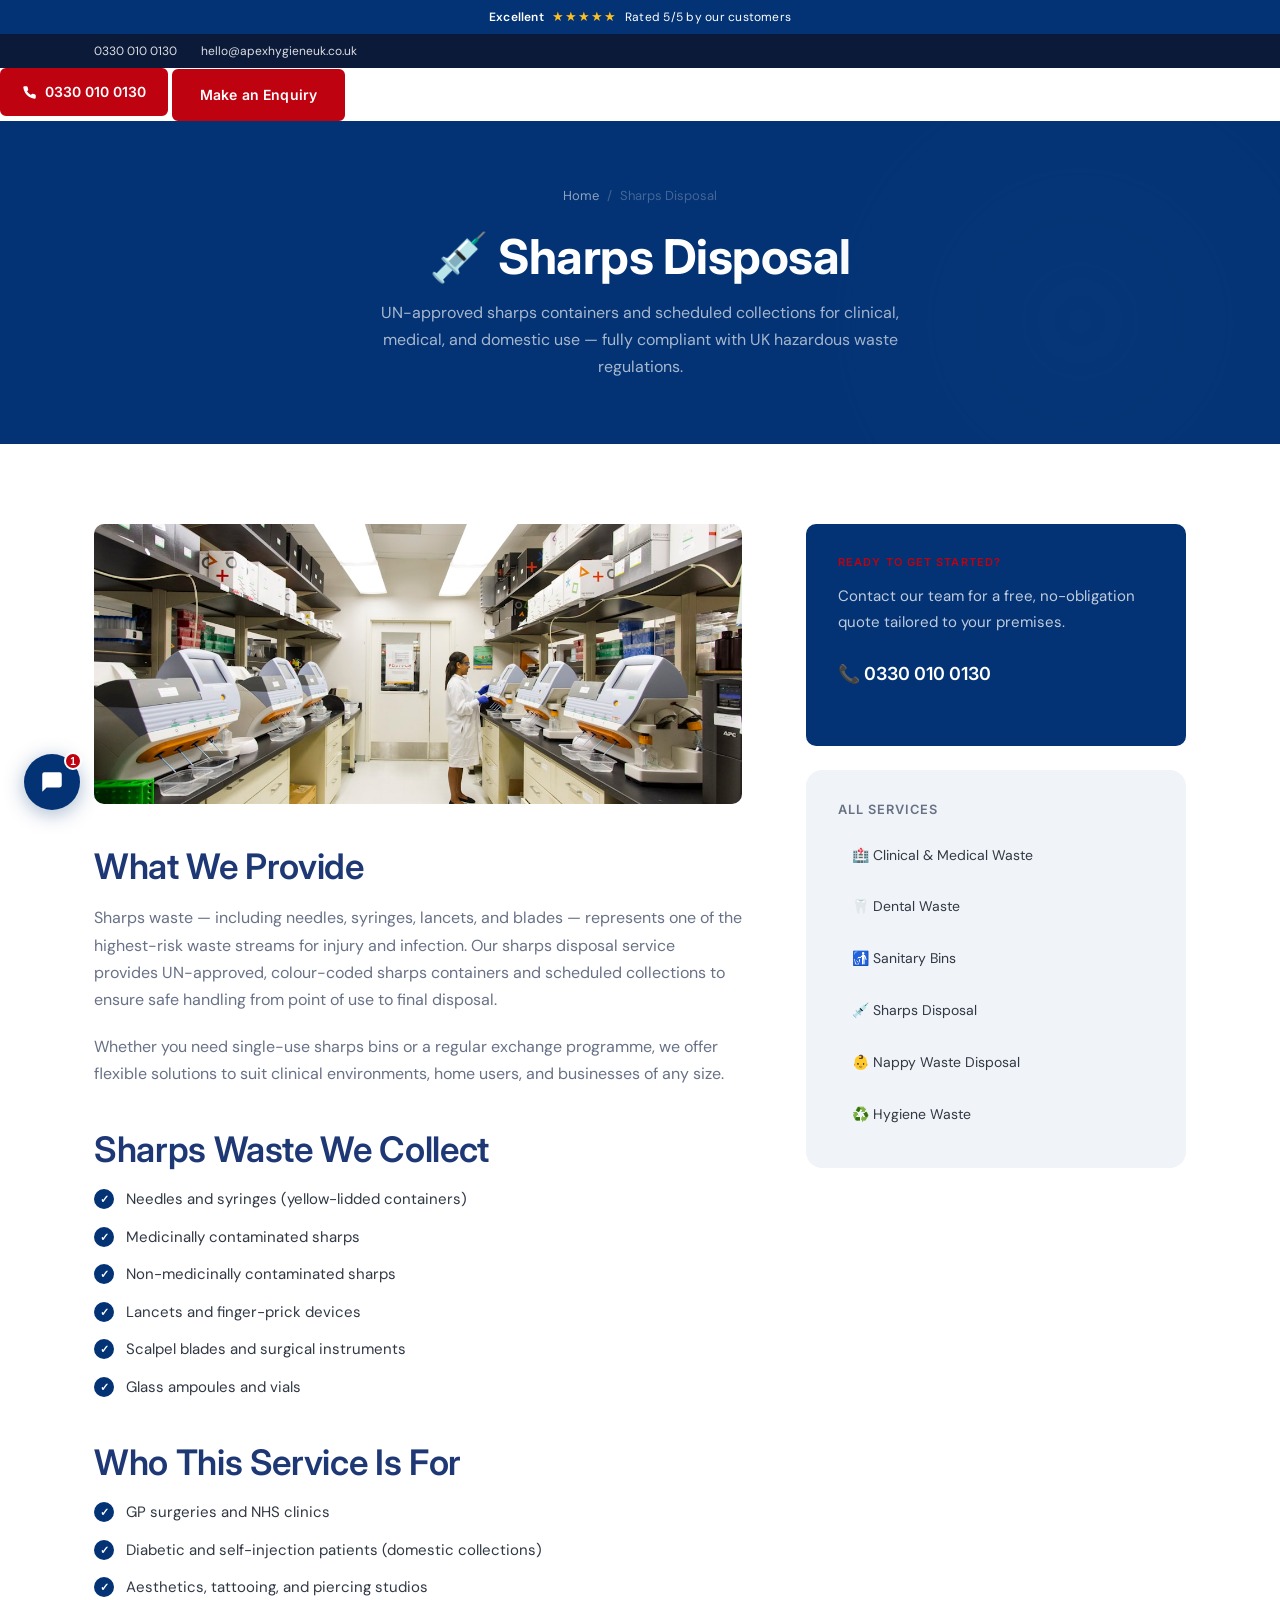
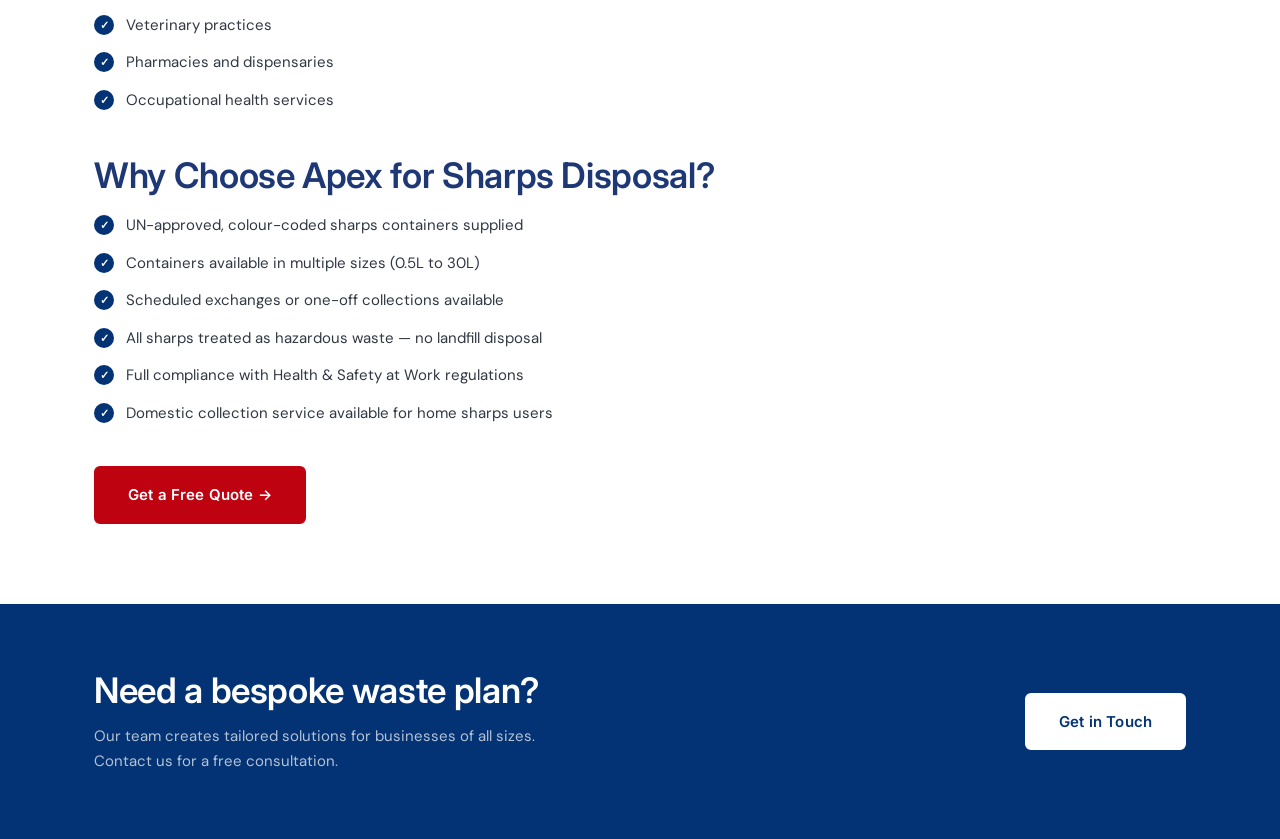
<file: pages/sharps-disposal.html>
<!DOCTYPE html>
<html lang="en">
<head>
  <meta charset="UTF-8" /><meta name="viewport" content="width=device-width, initial-scale=1.0" />
  <title>Sharps Disposal – Apex Hygiene UK</title>
  <meta name="description" content="UN-approved sharps containers and scheduled collections for clinical, medical, and domestic use — fully compliant with UK hazardous waste regulations." />
  <link rel="preconnect" href="https://fonts.googleapis.com" /><link rel="preconnect" href="https://fonts.gstatic.com" crossorigin />
  <link href="https://fonts.googleapis.com/css2?family=Inter:wght@400;500;600;700&family=DM+Sans:opsz,wght@9..40,300;9..40,400;9..40,500&display=swap" rel="stylesheet" />
  <link rel="stylesheet" href="../css/style.css" />
</head>
<body>

  <!-- REVIEW BAR -->
  <div class="review-bar">
    <div class="review-bar__inner">
      <strong>Excellent</strong>
      <span class="review-bar__stars">★★★★★</span>
      <span>Rated 5/5 by our customers</span>
    </div>
  </div>
  <div class="topbar"><div class="container topbar__inner"><span class="topbar__right"><a href="tel:03300100130">0330 010 0130</a><a href="mailto:hello@apexhygieneuk.co.uk">hello@apexhygieneuk.co.uk</a></span></div></div>
        <a href="tel:03300100130" class="btn btn--phone"><svg viewBox="0 0 24 24" width="16" height="16" fill="currentColor"><path d="M22 16.92v3a2 2 0 01-2.18 2 19.79 19.79 0 01-8.63-3.07 19.5 19.5 0 01-6-6 19.79 19.79 0 01-3.07-8.67A2 2 0 014.11 2h3a2 2 0 012 1.72c.127.96.361 1.903.7 2.81a2 2 0 01-.45 2.11L8.09 9.91a16 16 0 006 6l1.27-1.27a2 2 0 012.11-.45c.907.339 1.85.573 2.81.7A2 2 0 0122 16.92z"/></svg> 0330 010 0130</a>
        <a href="contact.html" class="btn btn--primary">Make an Enquiry</a>
      </div><button class="hamburger" id="hamburger" aria-label="Open menu"><span></span><span></span><span></span></button></div></header>

  <section class="page-hero"><div class="container"><div class="breadcrumb"><a href="../index.html">Home</a><span>/</span><span>Sharps Disposal</span></div><h1>💉 Sharps Disposal</h1><p>UN-approved sharps containers and scheduled collections for clinical, medical, and domestic use — fully compliant with UK hazardous waste regulations.</p></div></section>

  <section class="service-page"><div class="container"><div class="service-page__inner">
    <div class="service-content animate-in"><div class="service-content__img"><img src="../img/medical-equipment.jpg" alt="Sharps disposal containers and collection" loading="lazy"></div><h2>What We Provide</h2><p>Sharps waste — including needles, syringes, lancets, and blades — represents one of the highest-risk waste streams for injury and infection. Our sharps disposal service provides UN-approved, colour-coded sharps containers and scheduled collections to ensure safe handling from point of use to final disposal.</p><p>Whether you need single-use sharps bins or a regular exchange programme, we offer flexible solutions to suit clinical environments, home users, and businesses of any size.</p><h2>Sharps Waste We Collect</h2><ul><li>Needles and syringes (yellow-lidded containers)</li><li>Medicinally contaminated sharps</li><li>Non-medicinally contaminated sharps</li><li>Lancets and finger-prick devices</li><li>Scalpel blades and surgical instruments</li><li>Glass ampoules and vials</li></ul><h2>Who This Service Is For</h2><ul><li>GP surgeries and NHS clinics</li><li>Diabetic and self-injection patients (domestic collections)</li><li>Aesthetics, tattooing, and piercing studios</li><li>Veterinary practices</li><li>Pharmacies and dispensaries</li><li>Occupational health services</li></ul><h2>Why Choose Apex for Sharps Disposal?</h2><ul><li>UN-approved, colour-coded sharps containers supplied</li><li>Containers available in multiple sizes (0.5L to 30L)</li><li>Scheduled exchanges or one-off collections available</li><li>All sharps treated as hazardous waste — no landfill disposal</li><li>Full compliance with Health &amp; Safety at Work regulations</li><li>Domestic collection service available for home sharps users</li></ul><div style="margin-top:40px;"><a href="contact.html" class="btn btn--primary btn--lg">Get a Free Quote →</a></div></div>
    <aside class="service-sidebar">
      <div class="sidebar-card"><h4>Ready to get started?</h4><p>Contact our team for a free, no-obligation quote tailored to your premises.</p><p class="sidebar-card__phone"><a href="tel:03300100130">📞 0330 010 0130</a></p></div>
      <div class="sidebar-links"><h5>All Services</h5><ul><li><a href="clinical-medical-waste.html">🏥 Clinical &amp; Medical Waste</a></li><li><a href="dental-waste.html">🦷 Dental Waste</a></li><li><a href="sanitary-bins.html">🚮 Sanitary Bins</a></li><li><a href="sharps-disposal.html">💉 Sharps Disposal</a></li><li><a href="nappy-waste.html">👶 Nappy Waste Disposal</a></li><li><a href="hygiene-waste.html">♻️ Hygiene Waste</a></li></ul></div>
    </aside>
  </div></div></section>

  <section class="cta-banner"><div class="container cta-banner__inner"><div><h2>Need a bespoke waste plan?</h2><p>Our team creates tailored solutions for businesses of all sizes. Contact us for a free consultation.</p></div><a href="contact.html" class="btn btn--white btn--lg">Get in Touch</a></div></section>

  <script src="../js/main.js"></script>
  <script src="../js/chatbot.js"></script>
</body></html>
</file>
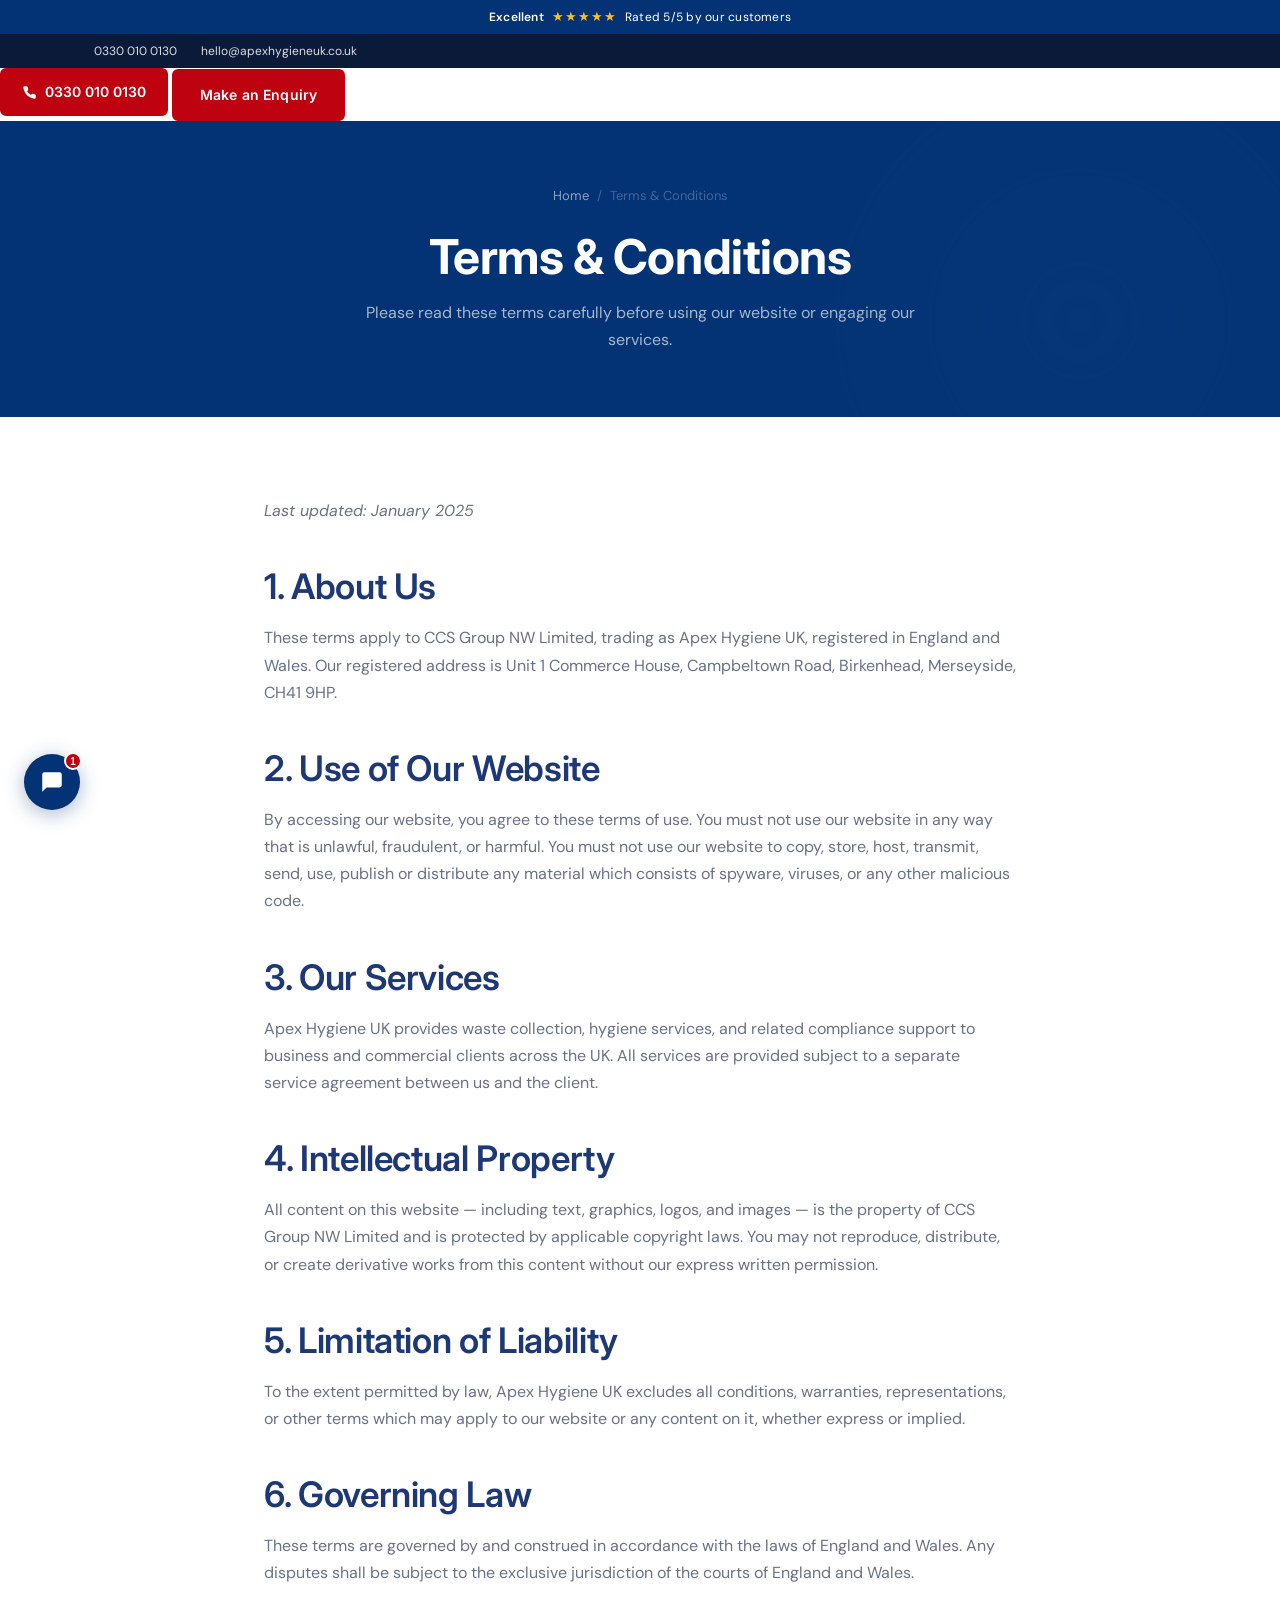
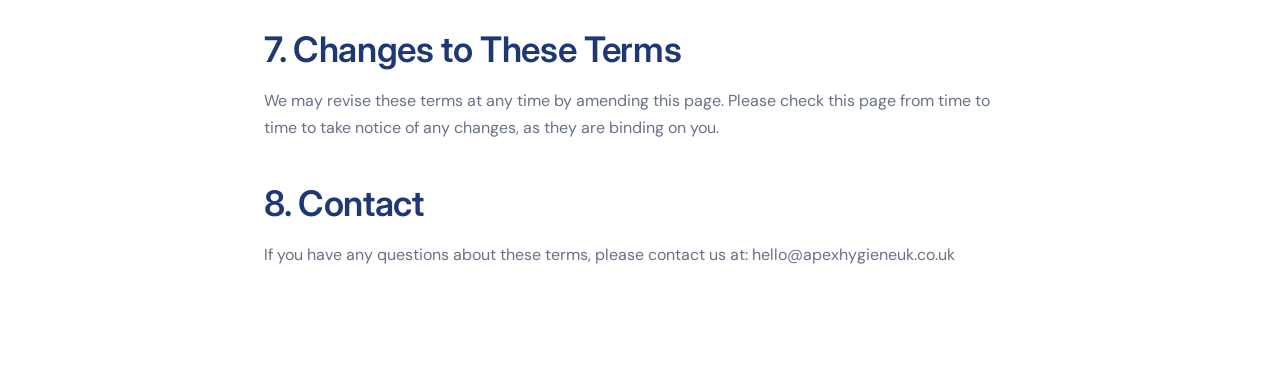
<file: pages/terms.html>
<!DOCTYPE html>
<html lang="en">
<head>
  <meta charset="UTF-8" /><meta name="viewport" content="width=device-width, initial-scale=1.0" />
  <title>Terms &amp; Conditions – Apex Hygiene UK</title>
  <link rel="preconnect" href="https://fonts.googleapis.com" /><link rel="preconnect" href="https://fonts.gstatic.com" crossorigin />
  <link href="https://fonts.googleapis.com/css2?family=Inter:wght@400;500;600;700&family=DM+Sans:opsz,wght@9..40,300;9..40,400;9..40,500&display=swap" rel="stylesheet" />
  <link rel="stylesheet" href="../css/style.css" />
</head>
<body>

  <!-- REVIEW BAR -->
  <div class="review-bar">
    <div class="review-bar__inner">
      <strong>Excellent</strong>
      <span class="review-bar__stars">★★★★★</span>
      <span>Rated 5/5 by our customers</span>
    </div>
  </div>
  <div class="topbar"><div class="container topbar__inner"><span class="topbar__right"><a href="tel:03300100130">0330 010 0130</a><a href="mailto:hello@apexhygieneuk.co.uk">hello@apexhygieneuk.co.uk</a></span></div></div>
        <a href="tel:03300100130" class="btn btn--phone"><svg viewBox="0 0 24 24" width="16" height="16" fill="currentColor"><path d="M22 16.92v3a2 2 0 01-2.18 2 19.79 19.79 0 01-8.63-3.07 19.5 19.5 0 01-6-6 19.79 19.79 0 01-3.07-8.67A2 2 0 014.11 2h3a2 2 0 012 1.72c.127.96.361 1.903.7 2.81a2 2 0 01-.45 2.11L8.09 9.91a16 16 0 006 6l1.27-1.27a2 2 0 012.11-.45c.907.339 1.85.573 2.81.7A2 2 0 0122 16.92z"/></svg> 0330 010 0130</a>
        <a href="contact.html" class="btn btn--primary">Make an Enquiry</a>
      </div><button class="hamburger" id="hamburger" aria-label="Open menu"><span></span><span></span><span></span></button></div></header>
  <section class="page-hero"><div class="container"><div class="breadcrumb"><a href="../index.html">Home</a><span>/</span><span>Terms &amp; Conditions</span></div><h1>Terms &amp; Conditions</h1><p>Please read these terms carefully before using our website or engaging our services.</p></div></section>
  <section class="section"><div class="container" style="max-width:800px;"><div class="service-content">
    <p><em>Last updated: January 2025</em></p>
    <h2>1. About Us</h2>
    <p>These terms apply to CCS Group NW Limited, trading as Apex Hygiene UK, registered in England and Wales. Our registered address is Unit 1 Commerce House, Campbeltown Road, Birkenhead, Merseyside, CH41 9HP.</p>
    <h2>2. Use of Our Website</h2>
    <p>By accessing our website, you agree to these terms of use. You must not use our website in any way that is unlawful, fraudulent, or harmful. You must not use our website to copy, store, host, transmit, send, use, publish or distribute any material which consists of spyware, viruses, or any other malicious code.</p>
    <h2>3. Our Services</h2>
    <p>Apex Hygiene UK provides waste collection, hygiene services, and related compliance support to business and commercial clients across the UK. All services are provided subject to a separate service agreement between us and the client.</p>
    <h2>4. Intellectual Property</h2>
    <p>All content on this website — including text, graphics, logos, and images — is the property of CCS Group NW Limited and is protected by applicable copyright laws. You may not reproduce, distribute, or create derivative works from this content without our express written permission.</p>
    <h2>5. Limitation of Liability</h2>
    <p>To the extent permitted by law, Apex Hygiene UK excludes all conditions, warranties, representations, or other terms which may apply to our website or any content on it, whether express or implied.</p>
    <h2>6. Governing Law</h2>
    <p>These terms are governed by and construed in accordance with the laws of England and Wales. Any disputes shall be subject to the exclusive jurisdiction of the courts of England and Wales.</p>
    <h2>7. Changes to These Terms</h2>
    <p>We may revise these terms at any time by amending this page. Please check this page from time to time to take notice of any changes, as they are binding on you.</p>
    <h2>8. Contact</h2>
    <p>If you have any questions about these terms, please contact us at: <a href="mailto:hello@apexhygieneuk.co.uk">hello@apexhygieneuk.co.uk</a></p>
  </div></div></section>
  <script src="../js/main.js"></script>
  <script src="../js/chatbot.js"></script>
</body></html>
</file>
<file: css/style.css>
/* ============================================
   APEX HYGIENE UK — Main Stylesheet
   Aesthetic: Professional authority, clean & modern
   Fonts: Inter (headings) + DM Sans (body)
   Palette: Navy / white / red accent
============================================ */

:root {
  --navy:       #033374;
  --navy-mid:   #1E3876;
  --navy-light: #2a5298;
  --red:        #BE0210;
  --red-hover:  #a50010;
  --slate:      #0c1a3a;
  --mist:       #F0F4F8;
  --white:      #ffffff;
  --text:       #313844;
  --text-muted: #687186;
  --border:     #DCE4EB;

  /* Legacy aliases for easy migration */
  --teal:       var(--navy);
  --teal-mid:   var(--navy-mid);
  --teal-light: var(--navy-light);
  --lime:       var(--red);

  --font-display: 'Inter', sans-serif;
  --font-body:    'DM Sans', sans-serif;

  --radius:   10px;
  --radius-lg: 16px;
  --shadow:   0 2px 16px rgba(3,51,116,0.08);
  --shadow-lg: 0 12px 40px rgba(3,51,116,0.12);

  --max-w: 1140px;
  --transition: 0.2s ease;
}

/* RESET */
*, *::before, *::after { box-sizing: border-box; margin: 0; padding: 0; }
html { scroll-behavior: smooth; }
body {
  font-family: var(--font-body);
  font-size: 15px;
  line-height: 1.7;
  color: var(--text);
  background: var(--white);
  -webkit-font-smoothing: antialiased;
  font-weight: 400;
}
img { display: block; max-width: 100%; }
a { color: inherit; text-decoration: none; }
address { font-style: normal; }
ul { list-style: none; }

/* UTILS */
.container {
  width: 100%;
  max-width: var(--max-w);
  margin: 0 auto;
  padding: 0 24px;
}
.section { padding: 80px 0; }
.eyebrow {
  display: inline-block;
  font-family: var(--font-display);
  font-size: 12px;
  font-weight: 600;
  letter-spacing: 0.1em;
  text-transform: uppercase;
  color: var(--red);
  margin-bottom: 10px;
}
.section__header {
  text-align: center;
  max-width: 580px;
  margin: 0 auto 56px;
}
.section__header h2 { margin-bottom: 12px; }
.section__header p { color: var(--text-muted); font-size: 15px; line-height: 1.7; }

/* TYPOGRAPHY */
h1, h2, h3, h4, h5 {
  font-family: var(--font-display);
  line-height: 1.25;
  color: var(--navy-mid);
  letter-spacing: -0.01em;
}
h1 { font-size: clamp(1.9rem, 4vw, 3rem); font-weight: 700; }
h2 { font-size: clamp(1.5rem, 3vw, 2.2rem); font-weight: 600; }
h3 { font-size: 1.15rem; font-weight: 600; }
h4 { font-size: 1rem; font-weight: 600; }
h5 { font-size: 0.8rem; font-weight: 600; letter-spacing: 0.08em; text-transform: uppercase; color: var(--text-muted); margin-bottom: 16px; }
p { margin-bottom: 0.85em; }
p:last-child { margin-bottom: 0; }

/* BUTTONS */
.btn {
  display: inline-flex;
  align-items: center;
  gap: 8px;
  font-family: var(--font-display);
  font-size: 14px;
  font-weight: 600;
  padding: 12px 26px;
  border-radius: 6px;
  border: 2px solid transparent;
  cursor: pointer;
  transition: all var(--transition);
  text-decoration: none;
  white-space: nowrap;
  letter-spacing: 0.01em;
}
.btn--primary {
  background: var(--red);
  color: var(--white);
  border-color: var(--red);
}
.btn--primary:hover {
  background: var(--red-hover);
  border-color: var(--red-hover);
  transform: translateY(-1px);
  box-shadow: 0 6px 20px rgba(190,2,16,0.25);
}
.btn--ghost {
  background: transparent;
  color: var(--navy);
  border-color: var(--navy);
}
.btn--ghost:hover {
  background: var(--navy);
  color: var(--white);
  transform: translateY(-1px);
}
.btn--white {
  background: var(--white);
  color: var(--navy);
  border-color: var(--white);
}
.btn--white:hover {
  background: var(--red);
  color: var(--white);
  border-color: var(--red);
  transform: translateY(-1px);
}
.btn--lg { padding: 14px 32px; font-size: 15px; }

/* ============================================
   REVIEW BAR (Trustpilot-style)
============================================ */
.review-bar {
  background: var(--navy);
  color: var(--white);
  text-align: center;
  padding: 6px 0;
  font-size: 12px;
  font-weight: 400;
  letter-spacing: 0.02em;
}
.review-bar__inner {
  display: flex;
  align-items: center;
  justify-content: center;
  gap: 8px;
}
.review-bar__stars {
  color: #fbbf24;
  font-size: 13px;
  letter-spacing: 1px;
}
.review-bar strong {
  font-weight: 600;
}
.review-bar a {
  color: #fbbf24;
  text-decoration: underline;
  text-underline-offset: 2px;
}
.review-bar a:hover { opacity: 0.85; }

/* ============================================
   TOP BAR
============================================ */
.topbar {
  background: var(--slate);
  color: rgba(255,255,255,0.7);
  font-size: 12px;
  padding: 7px 0;
}
.topbar__inner {
  display: flex;
  justify-content: space-between;
  align-items: center;
  flex-wrap: wrap;
  gap: 8px;
}
.topbar__right { display: flex; gap: 24px; }
.topbar a { color: rgba(255,255,255,0.85); }
.topbar a:hover { color: var(--red); }

/* ============================================
   HEADER / NAV
============================================ */
.header {
  position: sticky;
  top: 0;
  z-index: 100;
  background: var(--white);
  border-bottom: 1px solid var(--border);
  transition: box-shadow var(--transition);
}
.header.scrolled { box-shadow: var(--shadow); }
.header__inner {
  display: flex;
  align-items: center;
  gap: 32px;
  height: 72px;
}

/* Logo */
.logo {
  display: flex;
  align-items: center;
  text-decoration: none;
  flex-shrink: 0;
}
.logo__img {
  height: 42px;
  width: auto;
  display: block;
}
.logo--light .logo__img {
  filter: brightness(0) invert(1);
}

/* Nav */
.nav { margin-left: auto; }
.nav__list {
  display: flex;
  align-items: center;
  gap: 4px;
}
.nav__link {
  font-family: var(--font-display);
  font-size: 14px;
  font-weight: 500;
  color: var(--navy-mid);
  padding: 8px 14px;
  border-radius: 6px;
  transition: all var(--transition);
  background: none;
  border: none;
  cursor: pointer;
}
.nav__link:hover, .nav__link.active {
  color: var(--red);
  background: var(--mist);
}

/* Dropdown */
.nav__dropdown { position: relative; }
.dropdown {
  position: absolute;
  top: calc(100% + 8px);
  left: 0;
  min-width: 220px;
  background: var(--white);
  border: 1px solid var(--border);
  border-radius: var(--radius);
  box-shadow: var(--shadow-lg);
  padding: 8px;
  opacity: 0;
  visibility: hidden;
  transform: translateY(-8px);
  transition: all var(--transition);
  z-index: 200;
}
.nav__dropdown:hover .dropdown,
.nav__dropdown:focus-within .dropdown {
  opacity: 1;
  visibility: visible;
  transform: translateY(0);
}
.dropdown li a {
  display: block;
  padding: 10px 14px;
  font-size: 14px;
  font-weight: 500;
  color: var(--text);
  border-radius: 6px;
  transition: all var(--transition);
}
.dropdown li a:hover {
  background: var(--mist);
  color: var(--red);
}

/* Header CTAs */
.header__ctas {
  display: flex;
  align-items: center;
  gap: 10px;
  flex-shrink: 0;
}
.btn--phone {
  background: var(--red);
  color: var(--white);
  border-color: var(--red);
  font-size: 14px;
  font-weight: 600;
  padding: 10px 20px;
  letter-spacing: 0;
}
.btn--phone:hover {
  background: var(--red-hover);
  border-color: var(--red-hover);
  transform: translateY(-1px);
  box-shadow: 0 6px 20px rgba(190,2,16,0.25);
}
.btn--phone svg {
  width: 15px;
  height: 15px;
  fill: currentColor;
}

.hamburger {
  display: none;
  flex-direction: column;
  gap: 5px;
  background: none;
  border: none;
  cursor: pointer;
  padding: 4px;
  margin-left: auto;
}
.hamburger span {
  display: block;
  width: 24px;
  height: 2px;
  background: var(--slate);
  border-radius: 2px;
  transition: all var(--transition);
}

/* ============================================
   HERO
============================================ */
.hero {
  position: relative;
  display: flex;
  align-items: center;
  overflow: hidden;
  background: var(--navy);
  color: var(--white);
}
.hero::before {
  content: '';
  position: absolute;
  inset: 0;
  background: url('../img/hero-bg.jpg') center/cover no-repeat;
  opacity: 0.18;
  z-index: 1;
}
.hero__bg {
  position: absolute;
  inset: 0;
  overflow: hidden;
}
.hero__shape {
  position: absolute;
  border-radius: 50%;
  filter: blur(80px);
  opacity: 0.18;
}
.hero__shape--1 {
  width: 700px; height: 700px;
  background: var(--navy-light);
  top: -200px; right: -100px;
}
.hero__shape--2 {
  width: 500px; height: 500px;
  background: var(--red);
  bottom: -200px; left: -100px;
  opacity: 0.12;
}
/* hero trust badges */
.hero__trust {
  display: flex;
  gap: 24px;
  flex-wrap: wrap;
  justify-content: center;
  font-size: 13px;
  color: rgba(255,255,255,0.6);
  animation: fadeUp 0.6s 0.4s ease both;
}
.hero__trust span { display: flex; align-items: center; gap: 4px; }
.btn--ghost-light {
  background: transparent;
  color: var(--white);
  border-color: rgba(255,255,255,0.35);
}
.btn--ghost-light:hover {
  background: rgba(255,255,255,0.1);
  border-color: rgba(255,255,255,0.6);
  transform: translateY(-1px);
}
.hero__inner {
  position: relative;
  z-index: 2;
  padding: 80px 24px 64px;
  max-width: 700px;
  margin: 0 auto;
  text-align: center;
}
/* badge removed for cleaner hero */
.hero__title {
  color: var(--white);
  margin-bottom: 24px;
  animation: fadeUp 0.6s 0.1s ease both;
}
.hero__title em {
  font-style: normal;
  color: var(--red);
  font-weight: 700;
}
.hero__sub {
  font-size: 16px;
  color: rgba(255,255,255,0.72);
  max-width: 560px;
  margin: 0 auto 36px;
  line-height: 1.7;
  animation: fadeUp 0.6s 0.2s ease both;
}
.hero__ctas {
  display: flex;
  gap: 12px;
  flex-wrap: wrap;
  justify-content: center;
  margin-bottom: 32px;
  animation: fadeUp 0.6s 0.3s ease both;
}
.hero__stats {
  display: flex;
  gap: 48px;
  flex-wrap: wrap;
  animation: fadeUp 0.6s 0.4s ease both;
}
.stat {
  display: flex;
  flex-direction: column;
}
.stat strong {
  font-family: var(--font-display);
  font-size: 1.8rem;
  font-weight: 700;
  color: var(--red);
  line-height: 1;
}
.stat span {
  font-size: 13px;
  color: rgba(255,255,255,0.55);
  margin-top: 4px;
}
.hero__scroll {
  position: absolute;
  bottom: 40px;
  right: 48px;
  display: flex;
  flex-direction: column;
  align-items: center;
  gap: 10px;
  color: rgba(255,255,255,0.4);
  font-size: 11px;
  font-weight: 600;
  letter-spacing: 0.1em;
  text-transform: uppercase;
  z-index: 2;
}
.hero__scroll-line {
  width: 1px;
  height: 48px;
  background: linear-gradient(to bottom, rgba(255,255,255,0.4), transparent);
  animation: scrollLine 1.8s ease-in-out infinite;
}
@keyframes scrollLine {
  0%, 100% { transform: scaleY(1); opacity: 0.4; }
  50% { transform: scaleY(1.3); opacity: 0.9; }
}

/* ============================================
   SERVICES
============================================ */
.services { background: var(--white); }
.services__grid {
  display: grid;
  grid-template-columns: repeat(3, 1fr);
  gap: 24px;
}
.service-card {
  display: flex;
  flex-direction: column;
  border: 1px solid var(--border);
  border-radius: var(--radius);
  background: var(--white);
  transition: all var(--transition);
  text-decoration: none;
  color: var(--text);
  position: relative;
  overflow: hidden;
}
.service-card::before {
  content: '';
  position: absolute;
  bottom: 0; left: 0; right: 0;
  height: 3px;
  background: var(--red);
  transform: scaleX(0);
  transition: transform var(--transition);
  transform-origin: left;
}
.service-card:hover {
  box-shadow: var(--shadow-lg);
  transform: translateY(-3px);
  border-color: var(--navy-light);
}
.service-card:hover::before { transform: scaleX(1); }
.service-card__img {
  width: 100%;
  height: 180px;
  overflow: hidden;
}
.service-card__img img {
  width: 100%;
  height: 100%;
  object-fit: cover;
  display: block;
  transition: transform 0.3s ease;
}
.service-card:hover .service-card__img img {
  transform: scale(1.05);
}
.service-card__body {
  padding: 24px 24px 28px;
  display: flex;
  flex-direction: column;
  flex: 1;
}
.service-card h3 { margin-bottom: 10px; }
.service-card p { font-size: 14px; color: var(--text-muted); flex: 1; margin-bottom: 18px; line-height: 1.7; }
.service-card__link {
  font-family: var(--font-display);
  font-size: 13px;
  font-weight: 600;
  color: var(--red);
  transition: gap var(--transition);
}

/* ============================================
   WHY CHOOSE
============================================ */
.why-us { background: var(--mist); }
.why-us__inner {
  display: grid;
  grid-template-columns: 1fr 1fr;
  gap: 80px;
  align-items: center;
}
.why-us__text h2 { margin-bottom: 20px; }
.why-us__text p { color: var(--text-muted); margin-bottom: 32px; }
.why-us__features { display: flex; flex-direction: column; gap: 28px; }
.feature {
  display: flex;
  gap: 20px;
  align-items: flex-start;
  padding: 24px;
  background: var(--white);
  border-radius: var(--radius);
  transition: all var(--transition);
}
.feature:hover {
  box-shadow: var(--shadow);
  transform: translateX(4px);
}
.feature__icon {
  font-size: 24px;
  flex-shrink: 0;
  width: 48px; height: 48px;
  display: flex; align-items: center; justify-content: center;
  background: rgba(3,51,116,0.06);
  border-radius: 10px;
}
.feature h4 { margin-bottom: 4px; }
.feature p { font-size: 13px; color: var(--text-muted); margin: 0; line-height: 1.65; }

/* ============================================
   CTA BANNER
============================================ */
.cta-banner {
  background: var(--navy);
  padding: 64px 0;
}
.cta-banner__inner {
  display: flex;
  align-items: center;
  justify-content: space-between;
  gap: 40px;
  flex-wrap: wrap;
}
.cta-banner h2 { color: var(--white); margin-bottom: 12px; }
.cta-banner p { color: rgba(255,255,255,0.7); max-width: 480px; font-size: 15px; line-height: 1.7; }

/* ============================================
   TESTIMONIALS
============================================ */
.testimonials { background: var(--white); }
.testimonials__grid {
  display: grid;
  grid-template-columns: repeat(2, 1fr);
  gap: 24px;
}
.testimonial {
  padding: 36px;
  border: 1px solid var(--border);
  border-radius: var(--radius-lg);
  background: var(--white);
  transition: all var(--transition);
}
.testimonial:hover {
  box-shadow: var(--shadow);
  border-color: var(--navy-light);
}
.testimonial__stars {
  color: #fbbf24;
  font-size: 16px;
  margin-bottom: 14px;
  letter-spacing: 2px;
}
.testimonial p {
  font-size: 14px;
  line-height: 1.75;
  color: var(--text);
  margin-bottom: 18px;
}
.testimonial__author {
  font-size: 12px;
  font-weight: 600;
  font-family: var(--font-display);
  color: var(--text-muted);
}

/* ============================================
   FOOTER
============================================ */
.footer {
  background: var(--slate);
  color: rgba(255,255,255,0.7);
  padding: 80px 0 0;
}
.footer__inner {
  display: grid;
  grid-template-columns: 2fr 1fr 1fr 1.5fr;
  gap: 56px;
  padding-bottom: 64px;
  border-bottom: 1px solid rgba(255,255,255,0.08);
}
.footer__brand p {
  font-size: 14px;
  color: rgba(255,255,255,0.55);
  margin: 16px 0 24px;
  max-width: 280px;
  line-height: 1.7;
}
.footer__social {
  display: flex;
  gap: 12px;
}
.footer__social a {
  width: 40px; height: 40px;
  display: flex; align-items: center; justify-content: center;
  border: 1px solid rgba(255,255,255,0.15);
  border-radius: 8px;
  color: rgba(255,255,255,0.6);
  transition: all var(--transition);
}
.footer__social a:hover {
  background: var(--red);
  border-color: var(--red);
  color: var(--white);
}
.footer__col ul { display: flex; flex-direction: column; gap: 10px; }
.footer__col li a {
  font-size: 14px;
  color: rgba(255,255,255,0.55);
  transition: color var(--transition);
}
.footer__col li a:hover { color: var(--red); }
.footer__col address p { font-size: 14px; color: rgba(255,255,255,0.55); margin-bottom: 8px; }
.footer__col address a { color: rgba(255,255,255,0.7); }
.footer__col address a:hover { color: var(--red); }
.footer__bottom {
  padding: 24px 0;
  text-align: center;
  font-size: 13px;
  color: rgba(255,255,255,0.35);
}

/* ============================================
   PAGE HERO (inner pages)
============================================ */
.page-hero {
  background: var(--navy);
  color: var(--white);
  padding: 64px 0;
  position: relative;
  overflow: hidden;
}
.page-hero::after {
  content: '';
  position: absolute;
  top: 0; right: 0;
  width: 400px; height: 400px;
  background: var(--navy-light);
  border-radius: 50%;
  filter: blur(100px);
  opacity: 0.1;
}
.page-hero .breadcrumb {
  display: flex;
  gap: 8px;
  align-items: center;
  font-size: 13px;
  color: rgba(255,255,255,0.45);
  margin-bottom: 20px;
}
.page-hero .breadcrumb a { color: rgba(255,255,255,0.55); }
.page-hero .breadcrumb a:hover { color: var(--red); }
.page-hero .breadcrumb span { color: rgba(255,255,255,0.25); }
.page-hero h1 { color: var(--white); text-align: center; }
.page-hero p { color: rgba(255,255,255,0.65); max-width: 560px; font-size: 16px; margin-top: 12px; line-height: 1.7; text-align: center; margin-left: auto; margin-right: auto; }
.page-hero .breadcrumb { justify-content: center; }

/* Service banner image */
.service-banner {
  width: 100%;
  overflow: hidden;
}
.service-banner img {
  width: 100%;
  height: 300px;
  object-fit: cover;
  display: block;
}

/* ============================================
   SERVICE PAGE
============================================ */
.service-page { padding: 80px 0; }
.service-page__inner {
  display: grid;
  grid-template-columns: 1fr 380px;
  gap: 64px;
  align-items: start;
}
.service-content__img {
  border-radius: var(--radius);
  overflow: hidden;
  margin-bottom: 32px;
}
.service-content__img img {
  width: 100%;
  height: 280px;
  object-fit: cover;
  display: block;
}
.service-content h2 { margin: 40px 0 16px; }
.service-content h2:first-child { margin-top: 0; }
.service-content p { font-size: 16px; color: var(--text-muted); margin-bottom: 20px; }
.service-content ul {
  list-style: none;
  display: flex;
  flex-direction: column;
  gap: 12px;
  margin-bottom: 32px;
}
.service-content ul li {
  display: flex;
  align-items: flex-start;
  gap: 12px;
  font-size: 15px;
  color: var(--text);
}
.service-content ul li::before {
  content: '✓';
  width: 20px; height: 20px;
  background: var(--navy);
  color: var(--white);
  border-radius: 50%;
  display: flex; align-items: center; justify-content: center;
  font-size: 11px;
  font-weight: 700;
  flex-shrink: 0;
  margin-top: 2px;
}
.service-sidebar {
  position: sticky;
  top: 100px;
}
.sidebar-card {
  background: var(--navy);
  color: var(--white);
  padding: 32px;
  border-radius: var(--radius);
  margin-bottom: 24px;
}
.sidebar-card h4 { color: var(--red); margin-bottom: 14px; font-size: 11px; letter-spacing: 0.1em; text-transform: uppercase; }
.sidebar-card p { color: rgba(255,255,255,0.75); font-size: 15px; margin-bottom: 24px; }
.sidebar-card .btn { width: 100%; justify-content: center; }
.sidebar-card__phone { margin-bottom: 0; }
.sidebar-card__phone a {
  color: var(--white);
  font-family: var(--font-display);
  font-size: 18px;
  font-weight: 600;
  text-decoration: none;
}
.sidebar-card__phone a:hover { color: var(--red); }
.sidebar-links {
  background: var(--mist);
  padding: 32px;
  border-radius: var(--radius-lg);
}
.sidebar-links h5 { margin-bottom: 16px; color: var(--text-muted); }
.sidebar-links ul { display: flex; flex-direction: column; gap: 8px; }
.sidebar-links li a {
  display: flex;
  align-items: center;
  gap: 10px;
  padding: 10px 14px;
  border-radius: 8px;
  font-size: 14px;
  color: var(--text);
  transition: all var(--transition);
}
.sidebar-links li a:hover {
  background: var(--white);
  color: var(--navy);
}
.sidebar-links li a.active {
  background: var(--navy);
  color: var(--white);
}

/* ============================================
   CONTACT PAGE
============================================ */
.contact-page { padding: 80px 0; }
.contact-page__inner {
  display: grid;
  grid-template-columns: 1fr 1.2fr;
  gap: 64px;
}
.contact-info h2 { margin-bottom: 16px; }
.contact-info p { color: var(--text-muted); margin-bottom: 40px; }
.contact-detail {
  display: flex;
  gap: 16px;
  align-items: flex-start;
  margin-bottom: 28px;
}
.contact-detail__icon {
  width: 48px; height: 48px;
  background: var(--mist);
  border-radius: 12px;
  display: flex; align-items: center; justify-content: center;
  font-size: 22px;
  flex-shrink: 0;
}
.contact-detail h4 { margin-bottom: 4px; font-size: 14px; }
.contact-detail p { font-size: 15px; color: var(--text-muted); margin: 0; }
.contact-detail a { color: var(--navy); }
.contact-form {
  background: var(--white);
  padding: 48px;
  border-radius: var(--radius-lg);
  box-shadow: var(--shadow-lg);
  border: 1px solid var(--border);
}
.contact-form h3 { margin-bottom: 32px; }
.form-group { margin-bottom: 20px; }
.form-group label {
  display: block;
  font-size: 13px;
  font-weight: 600;
  font-family: var(--font-display);
  color: var(--text);
  margin-bottom: 8px;
}
.form-group input,
.form-group select,
.form-group textarea {
  width: 100%;
  padding: 13px 16px;
  border: 1px solid var(--border);
  border-radius: 8px;
  font-family: var(--font-body);
  font-size: 15px;
  color: var(--text);
  background: var(--white);
  transition: border-color var(--transition);
  outline: none;
}
.form-group input:focus,
.form-group select:focus,
.form-group textarea:focus {
  border-color: var(--navy);
  box-shadow: 0 0 0 3px rgba(3,51,116,0.08);
}
.form-group textarea { resize: vertical; min-height: 120px; }
.form-row { display: grid; grid-template-columns: 1fr 1fr; gap: 16px; }

/* ============================================
   ABOUT PAGE
============================================ */
.about-section { padding: 80px 0; }
.about-image {
  border-radius: var(--radius-lg);
  overflow: hidden;
  margin-bottom: 48px;
}
.about-image img {
  width: 100%;
  height: 360px;
  object-fit: cover;
  display: block;
}
.about-grid {
  display: grid;
  grid-template-columns: 1fr 1fr;
  gap: 80px;
  align-items: center;
}
.about-visual {
  background: var(--navy);
  border-radius: var(--radius);
  padding: 48px 40px;
  color: var(--white);
  position: relative;
  overflow: hidden;
}
.about-visual::before {
  content: '';
  position: absolute;
  top: -40px; right: -40px;
  width: 200px; height: 200px;
  background: var(--red);
  opacity: 0.08;
  border-radius: 50%;
}
.about-visual__stat {
  text-align: center;
  padding: 20px;
  border-radius: var(--radius);
  background: rgba(255,255,255,0.07);
  margin-bottom: 14px;
}
.about-visual__stat strong {
  display: block;
  font-family: var(--font-display);
  font-size: 2.5rem;
  font-weight: 700;
  color: var(--red);
  line-height: 1;
}
.about-visual__stat span { font-size: 14px; color: rgba(255,255,255,0.65); }
.about-stats-row {
  display: grid;
  grid-template-columns: 1fr 1fr;
  gap: 16px;
}

/* ============================================
   HOW IT WORKS
============================================ */
.how-it-works { background: var(--white); }
.steps {
  display: grid;
  grid-template-columns: repeat(3, 1fr);
  gap: 32px;
  position: relative;
  counter-reset: step;
}
.steps--three { grid-template-columns: repeat(3, 1fr); }
.step {
  text-align: center;
  position: relative;
  z-index: 1;
  padding: 0 12px;
}
.step__number {
  width: 60px;
  height: 60px;
  border-radius: 50%;
  background: var(--navy);
  color: var(--white);
  font-family: var(--font-display);
  font-size: 20px;
  font-weight: 700;
  display: flex;
  align-items: center;
  justify-content: center;
  margin: 0 auto 16px;
  border: 3px solid var(--white);
  box-shadow: var(--shadow);
  transition: all var(--transition);
}
.step:hover .step__number {
  transform: scale(1.08);
  background: var(--red);
  box-shadow: var(--shadow-lg);
}
.step__icon {
  font-size: 24px;
  margin-bottom: 6px;
}
.step h4 {
  font-size: 0.9rem;
  margin-bottom: 6px;
}
.step p {
  font-size: 12px;
  color: var(--text-muted);
  line-height: 1.6;
}

/* ============================================
   FAQ ACCORDION
============================================ */
.faq { background: var(--mist); }
.faq__list {
  max-width: 800px;
  margin: 0 auto;
  display: flex;
  flex-direction: column;
  gap: 12px;
}
.faq__item {
  background: var(--white);
  border-radius: var(--radius);
  border: 1px solid var(--border);
  overflow: hidden;
  transition: border-color var(--transition);
}
.faq__item:hover {
  border-color: var(--teal-light);
}
.faq__question {
  width: 100%;
  display: flex;
  align-items: center;
  justify-content: space-between;
  padding: 18px 22px;
  background: none;
  border: none;
  cursor: pointer;
  font-family: var(--font-display);
  font-size: 15px;
  font-weight: 600;
  color: var(--navy-mid);
  text-align: left;
  gap: 16px;
  transition: color var(--transition);
}
.faq__question:hover {
  color: var(--red);
}
.faq__icon {
  width: 26px;
  height: 26px;
  border-radius: 50%;
  background: var(--mist);
  display: flex;
  align-items: center;
  justify-content: center;
  font-size: 16px;
  font-weight: 600;
  color: var(--navy);
  flex-shrink: 0;
  transition: all var(--transition);
}
.faq__item.open .faq__icon {
  background: var(--red);
  color: var(--white);
  transform: rotate(45deg);
}
.faq__answer {
  max-height: 0;
  overflow: hidden;
  transition: max-height 0.3s ease;
}
.faq__answer-inner {
  padding: 0 22px 18px;
  font-size: 14px;
  color: var(--text-muted);
  line-height: 1.75;
}

/* ============================================
   QUOTE FORM SECTION
============================================ */
.quote-section { background: var(--mist); }
.quote-section__inner {
  display: grid;
  grid-template-columns: 1fr 1.1fr;
  gap: 56px;
  align-items: start;
}
.quote-section__info h2 { margin-bottom: 12px; }
.quote-section__info > p { color: var(--text-muted); font-size: 15px; line-height: 1.7; }
.quote-benefits {
  display: flex;
  flex-direction: column;
  gap: 12px;
  margin: 28px 0;
}
.quote-benefits li {
  display: flex;
  align-items: center;
  gap: 10px;
  font-size: 14px;
  color: var(--text);
  font-weight: 500;
}
.quote-benefits__check {
  width: 22px; height: 22px;
  background: var(--navy);
  color: var(--white);
  border-radius: 50%;
  display: flex; align-items: center; justify-content: center;
  font-size: 12px;
  flex-shrink: 0;
}
.quote-section__phone {
  font-size: 15px;
  color: var(--text-muted);
}
.quote-section__phone a { color: var(--navy); }
.quote-form {
  background: var(--white);
  padding: 36px;
  border-radius: var(--radius);
  box-shadow: var(--shadow-lg);
  border: 1px solid var(--border);
}
.quote-form .form-group { margin-bottom: 16px; }
.quote-form .form-group label {
  display: block;
  font-size: 13px;
  font-weight: 600;
  font-family: var(--font-display);
  color: var(--text);
  margin-bottom: 6px;
}
.quote-form .form-group input,
.quote-form .form-group select,
.quote-form .form-group textarea {
  width: 100%;
  padding: 11px 14px;
  border: 1px solid var(--border);
  border-radius: 6px;
  font-family: var(--font-body);
  font-size: 14px;
  color: var(--text);
  background: var(--white);
  transition: border-color var(--transition);
  outline: none;
}
.quote-form .form-group input:focus,
.quote-form .form-group select:focus,
.quote-form .form-group textarea:focus {
  border-color: var(--navy);
  box-shadow: 0 0 0 3px rgba(3,51,116,0.08);
}
.quote-form textarea { resize: vertical; min-height: 80px; }
.quote-form .form-row { display: grid; grid-template-columns: 1fr 1fr; gap: 12px; }

/* ============================================
   FLOATING CALL BUTTON
============================================ */
.floating-call {
  position: fixed;
  bottom: 24px;
  right: 24px;
  z-index: 999;
  display: flex;
  align-items: center;
  gap: 8px;
  background: var(--red);
  color: var(--white);
  padding: 14px 22px;
  border-radius: 50px;
  font-family: var(--font-display);
  font-size: 14px;
  font-weight: 600;
  text-decoration: none;
  box-shadow: 0 4px 20px rgba(190,2,16,0.35);
  transition: all 0.25s ease;
}
.floating-call:hover {
  background: var(--red-hover);
  transform: translateY(-2px);
  box-shadow: 0 8px 30px rgba(190,2,16,0.4);
}
.floating-call svg {
  width: 20px;
  height: 20px;
  fill: currentColor;
}

/* ============================================
   ANIMATIONS
============================================ */
@keyframes fadeUp {
  from { opacity: 0; transform: translateY(20px); }
  to   { opacity: 1; transform: translateY(0); }
}
.animate-in {
  opacity: 0;
  transform: translateY(24px);
  transition: opacity 0.5s ease, transform 0.5s ease;
}
.animate-in.visible {
  opacity: 1;
  transform: translateY(0);
}

/* ============================================
   RESPONSIVE
============================================ */
@media (max-width: 1024px) {
  .services__grid { grid-template-columns: repeat(2, 1fr); }
  .footer__inner { grid-template-columns: 1fr 1fr; gap: 40px; }
  .why-us__inner { grid-template-columns: 1fr; gap: 40px; }
  .service-page__inner { grid-template-columns: 1fr; }
  .service-sidebar { position: static; }
  .quote-section__inner { grid-template-columns: 1fr; gap: 40px; }
}

@media (max-width: 768px) {
  /* Hide topbar and review bar on mobile for cleaner look */
  .topbar { display: none; }
  .review-bar { display: none; }

  /* Mobile nav */
  .nav { display: none; }
  .nav.open {
    display: block;
    position: fixed;
    inset: 72px 0 0 0;
    background: var(--white);
    z-index: 99;
    padding: 24px;
    overflow-y: auto;
  }
  .nav.open .nav__list {
    flex-direction: column;
    align-items: flex-start;
    gap: 4px;
  }
  .nav.open .dropdown {
    position: static;
    opacity: 1;
    visibility: visible;
    transform: none;
    box-shadow: none;
    border: none;
    padding: 0 0 0 16px;
    margin-top: 4px;
  }
  .hamburger { display: flex; }
  .header__ctas { display: none; }

  /* Reduce section padding on mobile */
  .section { padding: 56px 0; }

  /* Stack grids to single column */
  .services__grid { grid-template-columns: 1fr; }
  .testimonials__grid { grid-template-columns: 1fr; }
  .footer__inner { grid-template-columns: 1fr; gap: 28px; }
  .contact-page__inner { grid-template-columns: 1fr; }
  .about-grid { grid-template-columns: 1fr; }
  .contact-form { padding: 28px 20px; }
  .form-row { grid-template-columns: 1fr; }
  .cta-banner__inner { flex-direction: column; text-align: center; }
  .steps { grid-template-columns: 1fr; gap: 20px; }

  /* Hero mobile */
  .hero__inner { padding: 56px 20px 48px; }
  .hero__title { font-size: 1.75rem; }
  .hero__sub { font-size: 14px; }
  .hero__ctas { flex-direction: column; gap: 10px; }
  .hero__ctas .btn { width: 100%; justify-content: center; }
  .hero__ctas .btn--ghost-light { display: none; } /* floating call bar handles this on mobile */
  .hero__trust { gap: 12px; font-size: 12px; }

  /* Why Us — center on mobile */
  .why-us__text { text-align: center; }
  .why-us__text .btn { margin: 0 auto; }
  .feature { flex-direction: column; align-items: center; text-align: center; }

  /* Quote section — center on mobile */
  .quote-section__info { text-align: center; }
  .quote-benefits { align-items: center; }
  .quote-section__inner { grid-template-columns: 1fr; gap: 32px; }
  .quote-form { padding: 24px 20px; }
  .quote-form .form-row { grid-template-columns: 1fr; }

  /* Floating call - more prominent on mobile */
  .floating-call {
    bottom: 16px;
    right: 16px;
    left: 16px;
    justify-content: center;
    padding: 16px;
    font-size: 15px;
    border-radius: 12px;
  }

  /* Add bottom padding to body so floating button doesn't overlap */
  body { padding-bottom: 72px; }

  /* CTA banner tighter */
  .cta-banner { padding: 48px 0; }

  /* Section header tighter */
  .section__header { margin-bottom: 36px; }

  /* Declutter footer on mobile — hide services column (accessible via nav) */
  .footer { padding: 48px 0 0; }
  .footer__inner { gap: 24px; padding-bottom: 32px; }
  .footer__col:nth-child(2) { display: none; }
  .footer__brand p { margin: 12px 0 16px; }
}

@media (max-width: 480px) {
  .section { padding: 44px 0; }
  .hero__inner { padding: 44px 16px 36px; }
  .hero__title { font-size: 1.5rem; }
  .container { padding: 0 16px; }
  .floating-call__text { display: inline; }
}
</file>
